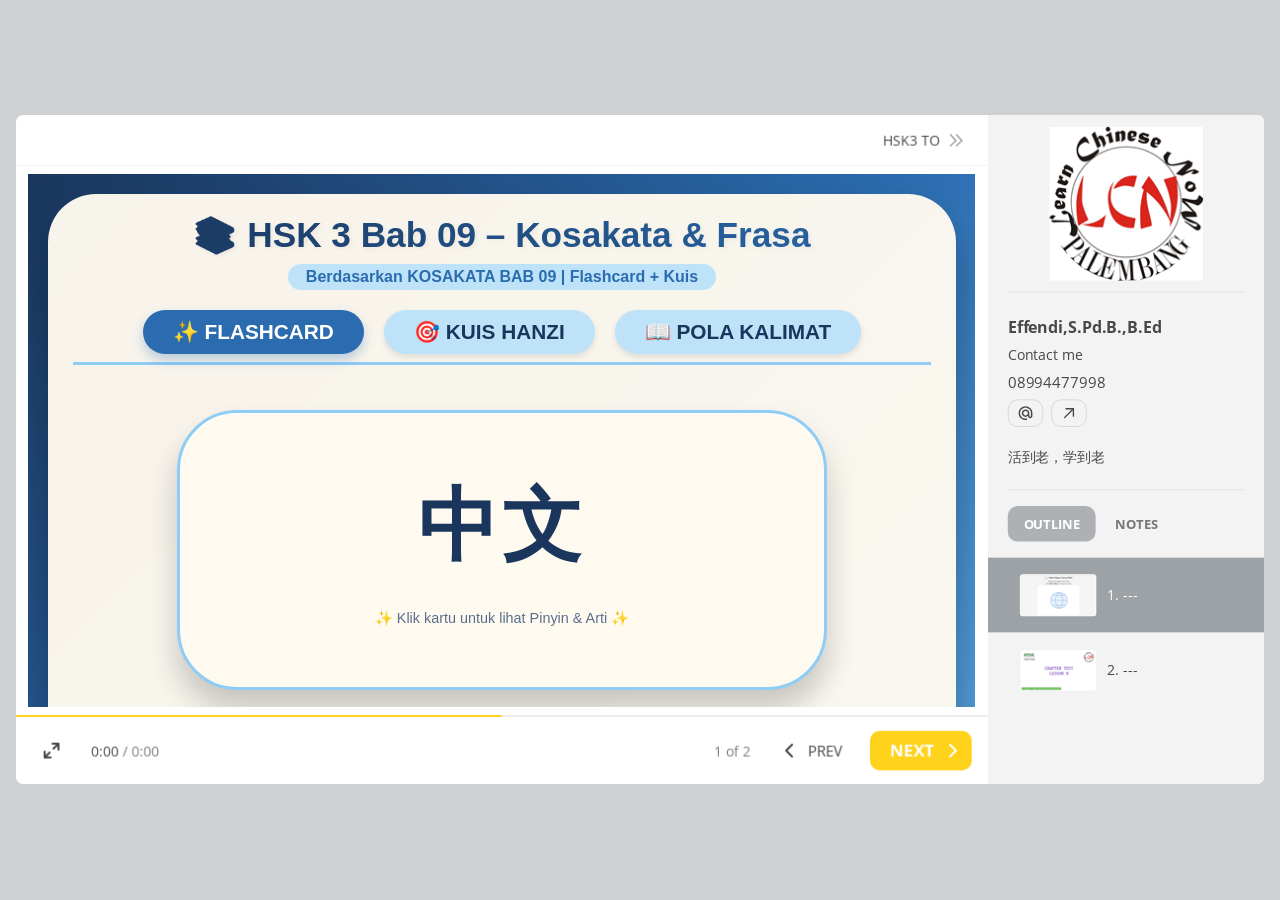
<file: index.html>
<!DOCTYPE html>
<!-- Created with iSpring --><!-- 1256 684 --><!--version 11.7.0.5 --><!--type html --><!--mainFolder ./ -->
<html style=background-color:#ced1d3;>
<head>
    <meta http-equiv="Content-Type" content="text/html;charset=utf-8"/><meta name="viewport" content="width=device-width,initial-scale=1,minimum-scale=1,maximum-scale=1,user-scalable=no"/><meta name="format-detection" content="telephone=no"/><meta name="apple-mobile-web-app-capable" content="yes"/><meta name="apple-mobile-web-app-status-bar-style" content="black"/><meta http-equiv="X-UA-Compatible" content="IE=edge"/><meta name="msapplication-tap-highlight" content="no"/><title>CHAPTER TEST 9</title><link rel="apple-touch-icon-precomposed" href="data/apple-touch-icon.png"/><link rel="shortcut icon" type="image/ico" href="data/favicon.ico"/><style>body {background-color:#ced1d3;}#spr0_21a23a {display:none;}</style>
    
    
    <style>
		#playerView {
			position:absolute;
			-webkit-tap-highlight-color:rgba(0,0,0,0);
			-webkit-user-select:none;
			-moz-user-select:none;
			-webkit-touch-callout:none;
			-webkit-user-drag:none;
		}
		#playerView * {
			position:absolute;
		}
		#preloader {
			width: 50px;
			height: 50px;
			position: absolute;
			top: 0;
			left: 0;
			bottom: 0;
			right: 0;
			margin: auto;
			border-radius: 10px;
			background-color: rgba(0, 0, 0, 0.5);
		}

		#preloader::after {
			content: '';
			position: absolute;
			background: url([data-uri]);
			background-size: cover;
			top: 0;
			left: 0;
			bottom: 0;
			right: 0;
			animation: preloader_spin 1s infinite linear;
			-webkit-animation: preloader_spin 1s infinite linear;
		}

		@keyframes preloader_spin { 0% {transform: rotate(0deg);} 100% {transform: rotate(360deg);} }
		@-webkit-keyframes preloader_spin { 0% {-webkit-transform: rotate(0deg);} 100% {-webkit-transform: rotate(360deg);}}
    </style>
</head>
<body>
	<div id="preloader"></div>
	<script src="data/browsersupport.js?989DE078"></script>
	<script src="data/player.js?989DE078"></script>
    <div id="content"></div>
    <div id="spr0_21a23a"></div>
    <script>
		document.addEventListener("DOMContentLoaded", () => (function(startup){
			function start(savedPresentationState)
			{
				var presInfo = "eNq1Wktv28gd/yoEi9xsRZL1dA8tSVExYVrUipSdNAkIihxZs6Y4CjmU1xsI2L310M+xtwI99NZ+mgJb9Nav0P/MkBKpp+1Nk9gSZ37zf7+GyFcZy5fyV6Vfr3eqav9cUy7U80atqZx3lX7nvKd0m816vdloqa2VfCZTAGtXytDRR5Kj247UhUWfrV7Z1xeSY8Hjo3zZbVXP5Jl82WzApw+7PomRvYjder0KxFuAWizly3q11jqTUyYBTpIUU+TWapV2peo2f88g8uXHr3IEu/p0iqIAn9mVYVBRK2dqRQ8A8D2ThkTU86k0R7AwgYV///0fv/75b//56ef//vMvv/71F/FdiCXPKF1cfnr76e0E00r49Olt6EcLL0TziRfdAwYBprj0x/u5h8OKT+ZCHLna6XYbjXa72+3Iq89nsiZffpVD9ospEXjUA5rknlQWnB7wBG25KeBztREiOSYFM6c7Cb3oQV5xmbgRvsoP7Bc80jhFZ7K3ts5iAYcS/giQizo3+dQLE8SX+bfV59WZQEdJCd04jl6U0RcnaNMiunYCvTiOZmpuwNOyIC0OFpbYpRyWwc3j4GUR3Dkuc7JPjMNotEeOw+hpCd09gZ6U0O3j6GVaQp/QchkU0VkSH0TTktzt6n5rA1yelyKYxXkir1Y8tb6ygBbr4XYUnMkxCy6WDR5DTnOqq5wvIwVCGKyWNS+qnV690z6v9pT+eeOi0TjvNBqtc73Zb1S7nYba0RorIXGWsUmIA1SrfM9862+v+tzlTjnH6Ww+qW2SvN3hOd64AIGCtfSgR/Vso9aCPyIuL/teqVZrfLtRaTe67UazVu80mu16u47OazVWXXBmlo+fM9MJZYPscFX8aWSnRUkQhsb8G+jISSQzb4GSbMkW9G7Fx1P28SA+p+LjkXBGzBaPxK26VVAzXSv/SGqf3vJ6f23ZyrXiKJKqqFL1QuqPTbMyo/OQVTHC9d3uBtO1eYI8x88KnGpbnOqf3paZdF/JhEdrwuLkC5z7omb+XIdXhufxLHMKX0VY0jz0poUnFnlf6Nqzi7XEX1L84yL0nlAswqkYmK0LRVOUVvO8323XzhtqXz3vdBrt836rXVXVdrvX7vbLgcmoZXG5JwDrzwvAl8bdKosDkdzDfiRzSrK1QJFke7x/gIs+ZpJMI1qtPJLpVIZzCtTxSrXF1Go1W3UoeD3Gsd6td1uddpOz3QIEZcA9POaFBXhPTjKvfWPmfIrI4zKTAp+Uov7NpcA7UkxOi3Hx/zLGjjzArJGJY6N7gqSxsSNNY0uadrdWrRWFaVa7OXNvGxFsI4qRAcSbW9wlG83xhITBjhjNby7GJkaAKB/LJiQOUDzyApxC+tZYDyQhiRNewRNoJKrnP9zHJI0CtsQ3Qfjf9S/YXxCZLDwfUyjHkJv0acEmUdsyjR5veoyADgMiiuiGjuJTvEQlat2eUldar6J2RZYoLhHTa3pdr7+AmIN+oCUK0Jk6DeWFFPao1ed/[base64]/[base64]/civruR8yakRYZu3SGb6fhfBDbzF6RIEOvDFaazBPQ4pDtGRYsRJxFbdgCfJif7bmQWcAijwcJhv/gRXWPJmuCjXRlJZMyNpb0RwDQlGy16ubpaEIKBQb0ZTs3bgFzuSgMSmm4UawCfdRIm6b2UMuqCDtkzROkMNO3RZJFTU4wApSMMEsAuRapcYS1WAsh6qraJpu24Zq6q4yMhTXVFTddFVFu3Ydy1X1d8YADr0jEoV/MyRN0D2OIhzdS2TKF/[base64]/esJh941gOSJdv2W926N0CuX3u4sl8xF13Ckh9o4yuhSLaSIeFnntnOFfspTxoTlEgPWI6k7ANcw7kEFp6YSoiOs9QQdVxFO3qBuzg9ixtzL/[base64]/aAWFIzZ7GPPdsjfWgqHwAwQuyisw8iEoXniD4C5Jssc3aSg6/nmVGmcWuZEI75InM3nxsy6Hg04qHK6Ro2lAIHoDdDU4dMAPAHkkozb4lYN1lCz+cdBAIZx1kjYRts8MNRmtHsWTcKZBNUBWdkaMybLL9JHD+d8dNeSmckBqqJFIhSE3DSLL3YfnHqk+AfnWFAkrmHo0rGYaTcQaOAQLVMG4pYL1/hFTCQerHHqO0FjxSbm1KPvQTFByGuYpo5SlLCcB/wynh3ZcKP8M1VPhrtpzrkUTfMoy0rmIpt31mjHpeb1UtPWnhJ8gj3gpLBiyYR542BZoHrNKdIw2HQ/DwYDUc+mB35ND8DPBXukczhIF/PunMdEezM13OYBsGf80WIKOK8MRPM80UTR1MCjg8R9HXuLWDCoyBzzA1UVlaqVOs9RBLLH2t3w7pmaXO9u/FBZ2nPfvOtQnuEwMzDaR2VvseiI3ySPD4rMBvxpgkrSz6cCsmSyj5qtg7tZOAYinkoxsVh0J4/3eMltEJ+Xcvosdzl1RJ6ji5qXFa7WLQvEAoyHDhJ77E4+G5s/MntK1Dwe/[base64]/6M6inU/5Gr4gXU0puvkxQW7wiKOK2iYplKVu+3IOFeGKJwrsK1PFoM0/[base64]/AGRWv6E=";
				PresentationPlayer.start(presInfo, "content", "playerView", onPlayerInit, savedPresentationState);
				function onPlayerInit(player)
				{
					(function(player){
	(function(player)
{
	function findConnector(win)
	{
		var retries = 0;
		while (!win.ispringPresentationConnector && win.parent && win.parent != win)
		{
			++retries;
			if (retries > 7)
			{
				return null;
			}

			win = win.parent;
		}
		return win.ispringPresentationConnector;
	}

	function getConnector()
	{
		var api = findConnector(window);
		if (!api && window.opener && (typeof(window.opener) != "undefined"))
		{
			api = findConnector(window.opener);
		}
		return api;
	}

	try
	{
		var connector = getConnector();
		if (connector)
		{
			connector.register(player);
		}
	}
	catch (e) {}
})(player);

})(player);

					var preloader = document.getElementById("preloader");
					preloader.parentNode.removeChild(preloader);
				}
			}

			if (startup)
				startup(start);
			else
				start();
		})());
    </script>
</body>
</html>
</file>
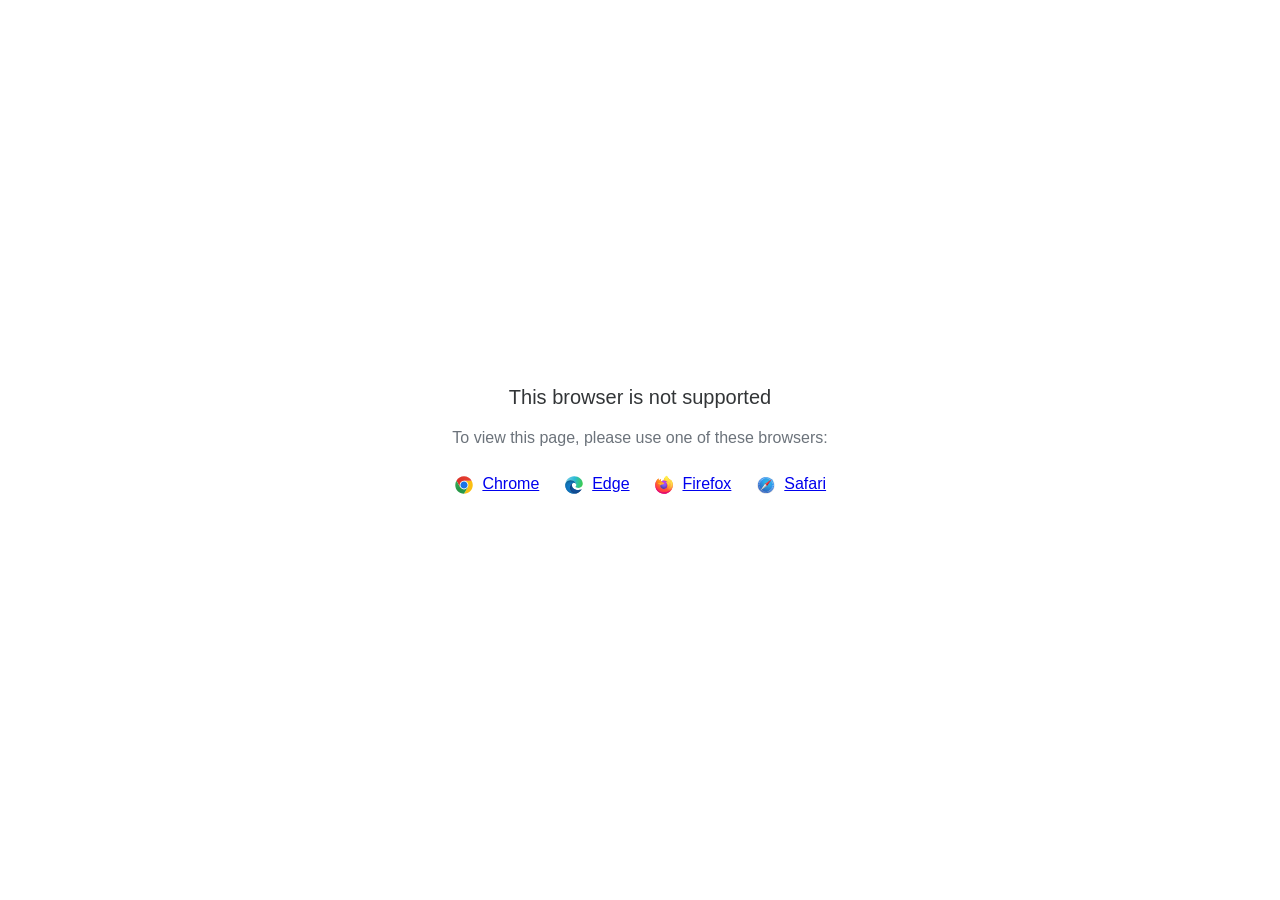
<file: data/html5-unsupported.html>
<html>
<head>
    <meta http-equiv="Content-Type" content="text/html;charset=utf-8"/>
    <meta name="viewport" content="width=device-width,initial-scale=1,maximum-scale=1">
    <meta name="format-detection" content="telephone=no">
    <meta name="apple-mobile-web-app-capable" content="yes">
    <meta name="apple-mobile-web-app-status-bar-style" content="black">
    <meta http-equiv="X-UA-Compatible" content="IE=edge">
    <meta name="msapplication-tap-highlight" content="no" />
    <title>Page Not Available</title>
    <style>
        body {
            background: #fff;
        }

        .banner {
            position: absolute;
            top: 50%;
            left: 50%;
            margin-left: -235px;
            margin-top: -67px;
            width: 470px;
            text-align: center;
            font-family: Roboto, Arial, Helvetica, sans-serif;
        }

        .title {
            margin-bottom: 16px;
            font-size: 20px;
            font-weight: 500;
            color: #323537;
            line-height: 28px;
        }

        .text {
            margin-bottom: 26px;
            font-size: 16px;
            color: #6C737B;
            line-height: 22px;
        }

        .browsers svg, .browsers a {
            display: inline-block;
            vertical-align: top;
        }

        .browsers a {
            font-size: 16px;
            margin-right: 20px;
            margin-left: 4px;
        }

        .browsers :last-child {
            margin-right: 0;
        }
    </style>
</head>
<body>
    <div class="banner">
        <div class="title">This browser is not supported</div>
        <div class="text">To view this page, please use one of these browsers:</div>
        <div class="browsers">
            <svg width="20" height="20" viewBox="0 0 20 20" fill="none" xmlns="http://www.w3.org/2000/svg">
                <path d="M10.0001 10.0001L13.789 12.1875L10.0001 18.7501C14.8326 18.7501 18.7501 14.8326 18.7501 10.0001C18.7501 8.40581 18.3216 6.91244 17.5766 5.625H10L10.0001 10.0001Z" fill="#FBBF12"/>
                <path d="M9.99999 1.25C6.76136 1.25 3.93585 3.01077 2.42285 5.6261L6.21103 12.1876L9.99999 10.0001V5.62507H17.5766C16.0634 3.01039 13.2382 1.25 9.99999 1.25Z" fill="url(#paint0_linear_579_2699)"/>
                <path d="M1.25005 10C1.25005 14.8325 5.16742 18.75 10 18.75L13.789 12.1875L10 10L6.21109 12.1875L2.42291 5.62598C1.67833 6.91306 1.25 8.40588 1.25 9.99988" fill="url(#paint1_linear_579_2699)"/>
                <path d="M14.3751 10.0001C14.3751 12.4163 12.4163 14.3751 10.0001 14.3751C7.58381 14.3751 5.625 12.4163 5.625 10.0001C5.625 7.58381 7.58381 5.625 10.0001 5.625C12.4163 5.625 14.3751 7.58381 14.3751 10.0001Z" fill="white"/>
                <path d="M13.5548 10.0001C13.5548 11.9633 11.9633 13.5548 10.0001 13.5548C8.03686 13.5548 6.44531 11.9633 6.44531 10.0001C6.44531 8.03686 8.03686 6.44531 10.0001 6.44531C11.9633 6.44531 13.5548 8.03686 13.5548 10.0001Z" fill="#1A73E8"/>
                <defs>
                    <linearGradient id="paint0_linear_579_2699" x1="5.04786" y1="6.71874" x2="12.965" y2="6.71874" gradientUnits="userSpaceOnUse">
                        <stop stop-color="#DB3328"/>
                        <stop offset="1" stop-color="#E53D30"/>
                    </linearGradient>
                    <linearGradient id="paint1_linear_579_2699" x1="4.58454" y1="7.18406" x2="7.82938" y2="12.8043" gradientUnits="userSpaceOnUse">
                        <stop stop-color="#32A651"/>
                        <stop offset="1" stop-color="#279847"/>
                    </linearGradient>
                </defs>
            </svg>
            <a href="https://www.google.com/chrome">Chrome</a>
            <svg width="20" height="20" viewBox="0 0 20 20" fill="none" xmlns="http://www.w3.org/2000/svg">
                <path d="M12.2449 9.92045C12.2449 8.25 10.5088 5.36648 6.59777 5.36648C2.68671 5.36648 1.25 8.62784 1.25 10.0199C1.25 5.0483 5.30074 1.25 10.1097 1.25C14.9188 1.25 18.75 4.84943 18.75 8.50852C18.75 11.7699 16.2956 12.9034 14.3002 12.9034C12.9832 12.9034 11.4866 12.4659 11.4866 11.7699C11.4866 11.233 12.2449 11.233 12.2449 9.92045Z" fill="url(#paint0_linear_579_2709)"/>
                <path d="M6.59777 5.36646C10.5088 5.36646 12.2449 8.24998 12.2449 9.92043C12.2449 9.93342 12.2448 9.94627 12.2446 9.95901C12.2249 8.84657 11.4738 7.79259 9.99002 7.79259C8.11431 7.79259 5.5801 10.338 5.91933 13.5C6.19087 16.031 8.33381 19.4261 12.9832 18.2329C12.9832 18.2329 12.1052 18.75 9.6508 18.75C5.30074 18.75 1.25 14.7727 1.25 10.2187C1.25 10.0981 1.25184 9.97975 1.25555 9.8637C1.35584 8.39889 2.82648 5.36646 6.59777 5.36646Z" fill="url(#paint1_linear_579_2709)"/>
                <path d="M6.59777 5.36646C10.5088 5.36646 12.2449 8.24998 12.2449 9.92043C12.2449 9.93342 12.2448 9.94627 12.2446 9.95901C12.2249 8.84657 11.4738 7.79259 9.99002 7.79259C8.11431 7.79259 5.5801 10.338 5.91933 13.5C6.19087 16.031 8.33381 19.4261 12.9832 18.2329C12.9832 18.2329 12.1052 18.75 9.6508 18.75C5.30074 18.75 1.25 14.7727 1.25 10.2187C1.25 10.0981 1.25184 9.97975 1.25555 9.8637C1.35584 8.39889 2.82648 5.36646 6.59777 5.36646Z" fill="url(#paint2_radial_579_2709)"/>
                <path d="M12.4415 18.4371C14.9324 17.7576 16.712 15.6377 17.0338 15.2101C17.393 14.7328 17.4928 14.4345 17.393 14.3351C17.2932 14.2357 17.1536 14.2555 16.7944 14.4345C16.4352 14.6135 14.32 15.4885 11.9056 14.7527C9.49107 14.0169 7.83486 12.1078 7.83486 9.99987C7.83486 8.36919 9.23166 7.79248 9.98993 7.79248C8.11422 7.79248 5.58001 10.3379 5.91923 13.4999C6.19077 16.0309 8.33371 19.426 12.9831 18.2328C12.9831 18.2328 12.821 18.3283 12.4415 18.4371Z" fill="#0E458A"/>
                <path d="M12.4415 18.4371C14.9324 17.7576 16.712 15.6377 17.0338 15.2101C17.393 14.7328 17.4928 14.4345 17.393 14.3351C17.2932 14.2357 17.1536 14.2555 16.7944 14.4345C16.4352 14.6135 14.32 15.4885 11.9056 14.7527C9.49107 14.0169 7.83486 12.1078 7.83486 9.99987C7.83486 8.36919 9.23166 7.79248 9.98993 7.79248C8.11422 7.79248 5.58001 10.3379 5.91923 13.4999C6.19077 16.0309 8.33371 19.426 12.9831 18.2328C12.9831 18.2328 12.821 18.3283 12.4415 18.4371Z" fill="url(#paint3_radial_579_2709)"/>
                <defs>
                    <linearGradient id="paint0_linear_579_2709" x1="17.7323" y1="11.5909" x2="0.61762" y2="7.54779" gradientUnits="userSpaceOnUse">
                        <stop stop-color="#3BCC50"/>
                        <stop offset="0.489583" stop-color="#2ABAD6"/>
                        <stop offset="1" stop-color="#7DCFE7"/>
                    </linearGradient>
                    <linearGradient id="paint1_linear_579_2709" x1="7.11659" y1="5.36646" x2="7.11659" y2="18.75" gradientUnits="userSpaceOnUse">
                        <stop stop-color="#035989"/>
                        <stop offset="0.265625" stop-color="#1175B6"/>
                        <stop offset="1" stop-color="#0470CF"/>
                    </linearGradient>
                    <radialGradient id="paint2_radial_579_2709" cx="0" cy="0" r="1" gradientUnits="userSpaceOnUse" gradientTransform="translate(6.83723 11.8693) rotate(59.2143) scale(5.92595 5.93561)">
                        <stop stop-color="#1284D8"/>
                        <stop offset="0.813899" stop-color="#1170B2" stop-opacity="0.767762"/>
                        <stop offset="1" stop-color="#0E649B" stop-opacity="0.65"/>
                    </radialGradient>
                    <radialGradient id="paint3_radial_579_2709" cx="0" cy="0" r="1" gradientUnits="userSpaceOnUse" gradientTransform="translate(11.6661 13.4999) rotate(77.9982) scale(4.79806 5.18015)">
                        <stop stop-color="#104890"/>
                        <stop offset="0.69943" stop-color="#12529E" stop-opacity="0.70624"/>
                        <stop offset="1" stop-color="#0E4584" stop-opacity="0.58"/>
                    </radialGradient>
                </defs>
            </svg>
            <a href="https://www.microsoft.com/edge">Edge</a>
            <svg width="20" height="20" viewBox="0 0 20 20" fill="none" xmlns="http://www.w3.org/2000/svg">
                <path d="M18.1191 6.70405C17.7385 5.78587 16.967 4.79462 16.3615 4.4815C16.8544 5.4501 17.1395 6.42162 17.2485 7.14652C17.2485 7.14652 17.2485 7.15163 17.2503 7.16113C16.2598 4.6861 14.5798 3.68791 13.2079 1.51504C13.1383 1.40543 13.069 1.29582 13.0012 1.17854C12.963 1.1124 12.932 1.05248 12.905 0.995851C12.8481 0.885984 12.8042 0.76987 12.7741 0.649844C12.7743 0.644144 12.7725 0.638558 12.7688 0.63417C12.7652 0.629782 12.7601 0.626904 12.7544 0.626094C12.749 0.624635 12.7434 0.624635 12.738 0.626094C12.7366 0.626756 12.7352 0.627617 12.734 0.628652C12.7318 0.628652 12.7296 0.63121 12.7274 0.63194L12.7311 0.627191C10.5302 1.91914 9.78353 4.30904 9.71499 5.5049C8.83549 5.56518 7.99455 5.88974 7.30189 6.43623C7.22949 6.37488 7.15379 6.31755 7.07512 6.26451C6.87551 5.56419 6.86708 4.82302 7.0507 4.11832C6.15057 4.52936 5.45059 5.17789 4.94165 5.75189H4.93764C4.5902 5.31089 4.61463 3.85634 4.63432 3.55272C4.63031 3.53372 4.37547 3.68535 4.34266 3.70837C4.03608 3.92756 3.7495 4.17357 3.48628 4.4435C3.18675 4.74784 2.9131 5.07672 2.66818 5.42671C2.1047 6.22702 1.70509 7.13132 1.49244 8.08735C1.48843 8.10635 1.48478 8.12608 1.48077 8.14544C1.46437 8.22254 1.40494 8.60946 1.39437 8.6935V8.71286C1.3169 9.11266 1.26865 9.5176 1.25 9.92444V9.96938C1.25 14.8186 5.17279 18.75 10.0114 18.75C14.345 18.75 17.943 15.5968 18.6477 11.455C18.6623 11.3428 18.6743 11.2295 18.6875 11.1163C18.8617 9.61022 18.6681 8.02743 18.1191 6.70405ZM8.02046 13.5774C8.06129 13.5968 8.09994 13.6183 8.14186 13.6373L8.14769 13.641C8.10577 13.6205 8.06311 13.5993 8.02082 13.5774H8.02046ZM17.251 7.16515V7.15675V7.16625V7.16515Z" fill="url(#paint0_linear_579_2717)"/>
                <path d="M18.119 6.704C17.7384 5.78582 16.9669 4.79457 16.3614 4.48145C16.8543 5.45005 17.1394 6.42157 17.2484 7.14647V7.16437C18.0752 9.41067 17.6246 11.695 16.9757 13.0907C15.9716 15.25 13.541 17.4635 9.73602 17.3557C5.62839 17.2388 2.0071 14.1802 1.33082 10.1776C1.20759 9.54586 1.33082 9.22543 1.39279 8.71281C1.31733 9.10778 1.28853 9.22214 1.25098 9.92439V9.96933C1.25098 14.8185 5.17377 18.7499 10.0124 18.7499C14.346 18.7499 17.944 15.5968 18.6487 11.4549C18.6633 11.3428 18.6753 11.2295 18.6884 11.1162C18.8616 9.61017 18.668 8.02738 18.119 6.704Z" fill="url(#paint1_radial_579_2717)"/>
                <path d="M18.119 6.704C17.7384 5.78582 16.9669 4.79457 16.3614 4.48145C16.8543 5.45005 17.1394 6.42157 17.2484 7.14647V7.16437C18.0752 9.41067 17.6246 11.695 16.9757 13.0907C15.9716 15.25 13.541 17.4635 9.73602 17.3557C5.62839 17.2388 2.0071 14.1802 1.33082 10.1776C1.20759 9.54586 1.33082 9.22543 1.39279 8.71281C1.31733 9.10778 1.28853 9.22214 1.25098 9.92439V9.96933C1.25098 14.8185 5.17377 18.7499 10.0124 18.7499C14.346 18.7499 17.944 15.5968 18.6487 11.4549C18.6633 11.3428 18.6753 11.2295 18.6884 11.1162C18.8616 9.61017 18.668 8.02738 18.119 6.704Z" fill="url(#paint2_radial_579_2717)"/>
                <path d="M13.8612 7.73587C13.8806 7.74939 13.8977 7.7629 13.9159 7.77642C13.696 7.38513 13.4221 7.02694 13.1022 6.71246C10.3788 3.98314 12.3884 0.794172 12.7271 0.631947L12.7307 0.627197C10.5298 1.91915 9.78314 4.30905 9.7146 5.50491C9.81668 5.49797 9.9184 5.4892 10.0223 5.4892C11.6647 5.4892 13.0953 6.39459 13.8612 7.73587Z" fill="url(#paint3_radial_579_2717)"/>
                <path d="M10.028 8.28118C10.0138 8.5004 9.24382 9.25307 8.97441 9.25307C6.48292 9.25307 6.07861 10.7635 6.07861 10.7635C6.18798 12.0357 7.07244 13.0833 8.14245 13.6375C8.19131 13.6627 8.24052 13.6854 8.28828 13.708C8.37396 13.7446 8.46 13.7811 8.54567 13.8136C8.91262 13.9433 9.29689 14.0172 9.68568 14.0329C14.0525 14.2382 14.8991 8.80001 11.7473 7.22087C12.5541 7.08021 13.3919 7.40575 13.8597 7.73495C13.0941 6.39367 11.6631 5.48828 10.0207 5.48828C9.91682 5.48828 9.81511 5.49705 9.71303 5.50399C8.83417 5.56502 7.99404 5.88994 7.30212 6.43642C7.43591 6.55005 7.58685 6.70131 7.90439 7.0148C8.5001 7.60378 10.0247 8.20993 10.028 8.28118Z" fill="url(#paint4_radial_579_2717)"/>
                <path d="M10.028 8.28118C10.0138 8.5004 9.24382 9.25307 8.97441 9.25307C6.48292 9.25307 6.07861 10.7635 6.07861 10.7635C6.18798 12.0357 7.07244 13.0833 8.14245 13.6375C8.19131 13.6627 8.24052 13.6854 8.28828 13.708C8.37396 13.7446 8.46 13.7811 8.54567 13.8136C8.91262 13.9433 9.29689 14.0172 9.68568 14.0329C14.0525 14.2382 14.8991 8.80001 11.7473 7.22087C12.5541 7.08021 13.3919 7.40575 13.8597 7.73495C13.0941 6.39367 11.6631 5.48828 10.0207 5.48828C9.91682 5.48828 9.81511 5.49705 9.71303 5.50399C8.83417 5.56502 7.99404 5.88994 7.30212 6.43642C7.43591 6.55005 7.58685 6.70131 7.90439 7.0148C8.5001 7.60378 10.0247 8.20993 10.028 8.28118Z" fill="url(#paint5_radial_579_2717)"/>
                <path d="M6.89479 6.14439C6.96588 6.19043 7.02421 6.22916 7.07708 6.2646C6.87746 5.56428 6.86903 4.82311 7.05265 4.11841C6.15252 4.52945 5.45255 5.17799 4.9436 5.75198C4.9848 5.75089 6.2557 5.72787 6.89479 6.14439Z" fill="url(#paint6_radial_579_2717)"/>
                <path d="M1.33119 10.1776C2.00747 14.1802 5.62876 17.2388 9.7393 17.3557C13.5443 17.4635 15.9735 15.25 16.979 13.0907C17.6279 11.6946 18.0785 9.41068 17.2517 7.16437V7.14756C17.2517 7.14976 17.2517 7.15268 17.2535 7.16218C17.5641 9.1962 16.532 11.1667 14.9184 12.4992C14.9167 12.5029 14.9152 12.5067 14.9137 12.5105C11.7692 15.0765 8.76042 14.0586 8.15123 13.6431C8.10893 13.6227 8.06628 13.6015 8.02399 13.5796C6.19056 12.7027 5.43334 11.0274 5.59558 9.5919C4.04797 9.5919 3.52007 8.28314 3.52007 8.28314C3.52007 8.28314 4.90982 7.29006 6.74143 8.1538C8.43778 8.95396 10.031 8.2835 10.031 8.28314C10.0277 8.21189 8.50304 7.60391 7.90842 7.01676C7.59088 6.70327 7.43995 6.55201 7.30615 6.43838C7.23375 6.37702 7.15805 6.3197 7.07939 6.26665C7.02725 6.23012 6.97001 6.19358 6.8971 6.14645C6.25801 5.72992 4.98711 5.75294 4.94518 5.75404H4.94117C4.59374 5.31303 4.61816 3.85849 4.63785 3.55487C4.63384 3.53587 4.379 3.68749 4.34619 3.71051C4.03961 3.92971 3.75303 4.17571 3.48981 4.44564C3.19028 4.74999 2.91663 5.07887 2.67171 5.42886C2.10823 6.22916 1.70862 7.13347 1.49597 8.08949C1.48904 8.1063 1.17734 9.47023 1.33119 10.1776Z" fill="url(#paint7_radial_579_2717)"/>
                <path d="M13.1024 6.71246C13.4222 7.02693 13.6962 7.38513 13.9161 7.77642C13.9616 7.81071 14.0055 7.8473 14.0473 7.88603C16.0335 9.71873 14.9945 12.3132 14.9154 12.4996C16.529 11.1671 17.5611 9.19662 17.2505 7.16259C16.2599 4.6861 14.58 3.68791 13.2081 1.51504C13.1385 1.40543 13.0692 1.29582 13.0014 1.17854C12.9631 1.1124 12.9321 1.05248 12.9051 0.995851C12.8483 0.885984 12.8044 0.76987 12.7742 0.649844C12.7745 0.644144 12.7726 0.638559 12.769 0.63417C12.7653 0.629782 12.7602 0.626904 12.7546 0.626094C12.7492 0.624635 12.7435 0.624635 12.7382 0.626094C12.7367 0.626756 12.7354 0.627617 12.7341 0.628652C12.732 0.628652 12.7298 0.63121 12.7276 0.63194C12.3885 0.794165 10.379 3.98313 13.1024 6.71246Z" fill="url(#paint8_radial_579_2717)"/>
                <path d="M14.0464 7.88413C14.0046 7.8454 13.9608 7.80882 13.9152 7.77452C13.8973 7.761 13.8787 7.74748 13.8605 7.73396C13.3928 7.40513 12.555 7.07922 11.7482 7.21989C14.8995 8.79902 14.0534 14.2372 9.68654 14.0319C9.29775 14.0163 8.91348 13.9424 8.54653 13.8126C8.46085 13.7805 8.37481 13.7451 8.28914 13.7071C8.23956 13.6844 8.19034 13.6618 8.14331 13.6365L8.14914 13.6402C8.75834 14.0567 11.7671 15.0746 14.9116 12.5075C14.9116 12.5075 14.9134 12.5028 14.9163 12.4962C14.9943 12.3132 16.0334 9.71866 14.0464 7.88413Z" fill="url(#paint9_radial_579_2717)"/>
                <path d="M6.07833 10.7635C6.07833 10.7635 6.48264 9.25306 8.97412 9.25306C9.24354 9.25306 10.0135 8.49966 10.0277 8.28117C10.0419 8.06268 8.43455 8.95199 6.7382 8.15183C4.90659 7.28809 3.51685 8.28117 3.51685 8.28117C3.51685 8.28117 4.04475 9.58993 5.59235 9.58993C5.43012 11.0255 6.18733 12.6992 8.02076 13.5776C8.06159 13.597 8.10024 13.6185 8.14217 13.6375C7.07215 13.0843 6.18879 12.0357 6.07833 10.7635Z" fill="url(#paint10_radial_579_2717)"/>
                <path d="M18.1191 6.70405C17.7385 5.78587 16.967 4.79462 16.3615 4.4815C16.8544 5.4501 17.1395 6.42162 17.2485 7.14652C17.2485 7.14652 17.2485 7.15163 17.2503 7.16113C16.2598 4.6861 14.5798 3.68791 13.2079 1.51504C13.1383 1.40543 13.069 1.29582 13.0012 1.17854C12.963 1.1124 12.932 1.05248 12.905 0.995851C12.8481 0.885984 12.8042 0.76987 12.7741 0.649844C12.7743 0.644144 12.7725 0.638558 12.7688 0.63417C12.7652 0.629782 12.7601 0.626904 12.7544 0.626094C12.749 0.624635 12.7434 0.624635 12.738 0.626094C12.7366 0.626756 12.7352 0.627617 12.734 0.628652C12.7318 0.628652 12.7296 0.63121 12.7274 0.63194L12.7311 0.627191C10.5302 1.91914 9.78353 4.30904 9.71499 5.5049C9.81707 5.49796 9.91878 5.48919 10.0227 5.48919C11.6651 5.48919 13.0957 6.39458 13.8616 7.73586C13.3939 7.40703 12.5561 7.08111 11.7493 7.22178C14.9007 8.80092 14.0545 14.2391 9.68764 14.0338C9.29885 14.0182 8.91458 13.9443 8.54763 13.8145C8.46196 13.7824 8.37592 13.747 8.29024 13.709C8.24066 13.6863 8.19144 13.6636 8.14441 13.6384L8.15025 13.6421C8.10796 13.6216 8.0653 13.6004 8.02301 13.5785C8.06384 13.5979 8.10249 13.6194 8.14441 13.6384C7.07221 13.0842 6.18885 12.0356 6.07839 10.7633C6.07839 10.7633 6.4827 9.25288 8.97418 9.25288C9.2436 9.25288 10.0136 8.49949 10.0278 8.28099C10.0245 8.20975 8.49987 7.60177 7.90525 7.01462C7.58771 6.70113 7.43678 6.54986 7.30298 6.43623C7.23058 6.37488 7.15488 6.31755 7.07622 6.26451C6.87661 5.56419 6.86817 4.82302 7.05179 4.11832C6.15166 4.52936 5.45169 5.17789 4.94275 5.75189H4.93874C4.5913 5.31089 4.61572 3.85634 4.63541 3.55272C4.6314 3.53372 4.37657 3.68535 4.34375 3.70837C4.03717 3.92756 3.75059 4.17357 3.48738 4.4435C3.18785 4.74784 2.9142 5.07672 2.66928 5.42671C2.1058 6.22702 1.70618 7.13132 1.49353 8.08735C1.48952 8.10635 1.48588 8.12608 1.48187 8.14544C1.46546 8.22254 1.39109 8.61494 1.38088 8.69898C1.38088 8.70556 1.38088 8.69277 1.38088 8.69898C1.31262 9.10444 1.26891 9.51368 1.25 9.92444V9.96938C1.25 14.8186 5.17279 18.75 10.0114 18.75C14.345 18.75 17.943 15.5968 18.6477 11.455C18.6623 11.3428 18.6743 11.2295 18.6875 11.1163C18.8617 9.61022 18.6681 8.02743 18.1191 6.70405ZM17.25 7.15492V7.16442V7.15492Z" fill="url(#paint11_linear_579_2717)"/>
                <defs>
                    <linearGradient id="paint0_linear_579_2717" x1="16.9594" y1="3.43288" x2="2.3837" y2="17.4648" gradientUnits="userSpaceOnUse">
                        <stop offset="0.05" stop-color="#FFF44F"/>
                        <stop offset="0.11" stop-color="#FFE847"/>
                        <stop offset="0.22" stop-color="#FFC830"/>
                        <stop offset="0.37" stop-color="#FF980E"/>
                        <stop offset="0.4" stop-color="#FF8B16"/>
                        <stop offset="0.46" stop-color="#FF672A"/>
                        <stop offset="0.53" stop-color="#FF3647"/>
                        <stop offset="0.7" stop-color="#E31587"/>
                    </linearGradient>
                    <radialGradient id="paint1_radial_579_2717" cx="0" cy="0" r="1" gradientUnits="userSpaceOnUse" gradientTransform="translate(16.287 2.63668) scale(18.2654 18.3055)">
                        <stop offset="0.13" stop-color="#FFBD4F"/>
                        <stop offset="0.19" stop-color="#FFAC31"/>
                        <stop offset="0.25" stop-color="#FF9D17"/>
                        <stop offset="0.28" stop-color="#FF980E"/>
                        <stop offset="0.4" stop-color="#FF563B"/>
                        <stop offset="0.47" stop-color="#FF3750"/>
                        <stop offset="0.71" stop-color="#F5156C"/>
                        <stop offset="0.78" stop-color="#EB0878"/>
                        <stop offset="0.86" stop-color="#E50080"/>
                    </radialGradient>
                    <radialGradient id="paint2_radial_579_2717" cx="0" cy="0" r="1" gradientUnits="userSpaceOnUse" gradientTransform="translate(9.61279 10.1202) scale(18.2654 18.3055)">
                        <stop offset="0.3" stop-color="#960E18"/>
                        <stop offset="0.35" stop-color="#B11927" stop-opacity="0.74"/>
                        <stop offset="0.43" stop-color="#DB293D" stop-opacity="0.34"/>
                        <stop offset="0.5" stop-color="#F5334B" stop-opacity="0.09"/>
                        <stop offset="0.53" stop-color="#FF3750" stop-opacity="0"/>
                    </radialGradient>
                    <radialGradient id="paint3_radial_579_2717" cx="0" cy="0" r="1" gradientUnits="userSpaceOnUse" gradientTransform="translate(11.8153 -1.51753) scale(13.2325 13.2615)">
                        <stop offset="0.13" stop-color="#FFF44F"/>
                        <stop offset="0.25" stop-color="#FFDC3E"/>
                        <stop offset="0.51" stop-color="#FF9D12"/>
                        <stop offset="0.53" stop-color="#FF980E"/>
                    </radialGradient>
                    <radialGradient id="paint4_radial_579_2717" cx="0" cy="0" r="1" gradientUnits="userSpaceOnUse" gradientTransform="translate(7.59304 14.9021) scale(8.69686 8.71594)">
                        <stop offset="0.35" stop-color="#3A8EE6"/>
                        <stop offset="0.47" stop-color="#5C79F0"/>
                        <stop offset="0.67" stop-color="#9059FF"/>
                        <stop offset="1" stop-color="#C139E6"/>
                    </radialGradient>
                    <radialGradient id="paint5_radial_579_2717" cx="0" cy="0" r="1" gradientUnits="userSpaceOnUse" gradientTransform="translate(9.87545 7.94492) rotate(-13.9265) scale(4.60823 5.42407)">
                        <stop offset="0.21" stop-color="#9059FF" stop-opacity="0"/>
                        <stop offset="0.28" stop-color="#8C4FF3" stop-opacity="0.06"/>
                        <stop offset="0.75" stop-color="#7716A8" stop-opacity="0.45"/>
                        <stop offset="0.97" stop-color="#6E008B" stop-opacity="0.6"/>
                    </radialGradient>
                    <radialGradient id="paint6_radial_579_2717" cx="0" cy="0" r="1" gradientUnits="userSpaceOnUse" gradientTransform="translate(9.38226 1.88781) scale(6.25678 6.27051)">
                        <stop stop-color="#FFE226"/>
                        <stop offset="0.12" stop-color="#FFDB27"/>
                        <stop offset="0.3" stop-color="#FFC82A"/>
                        <stop offset="0.5" stop-color="#FFA930"/>
                        <stop offset="0.73" stop-color="#FF7E37"/>
                        <stop offset="0.79" stop-color="#FF7139"/>
                    </radialGradient>
                    <radialGradient id="paint7_radial_579_2717" cx="0" cy="0" r="1" gradientUnits="userSpaceOnUse" gradientTransform="translate(14.3005 -2.08939) scale(26.6943 26.7529)">
                        <stop offset="0.11" stop-color="#FFF44F"/>
                        <stop offset="0.46" stop-color="#FF980E"/>
                        <stop offset="0.62" stop-color="#FF5634"/>
                        <stop offset="0.72" stop-color="#FF3647"/>
                        <stop offset="0.9" stop-color="#E31587"/>
                    </radialGradient>
                    <radialGradient id="paint8_radial_579_2717" cx="0" cy="0" r="1" gradientUnits="userSpaceOnUse" gradientTransform="translate(11.72 0.833589) rotate(84.2447) scale(19.4998 12.7839)">
                        <stop stop-color="#FFF44F"/>
                        <stop offset="0.06" stop-color="#FFE847"/>
                        <stop offset="0.17" stop-color="#FFC830"/>
                        <stop offset="0.3" stop-color="#FF980E"/>
                        <stop offset="0.36" stop-color="#FF8B16"/>
                        <stop offset="0.45" stop-color="#FF672A"/>
                        <stop offset="0.57" stop-color="#FF3647"/>
                        <stop offset="0.74" stop-color="#E31587"/>
                    </radialGradient>
                    <radialGradient id="paint9_radial_579_2717" cx="0" cy="0" r="1" gradientUnits="userSpaceOnUse" gradientTransform="translate(9.23484 4.20996) scale(16.6653 16.7019)">
                        <stop offset="0.14" stop-color="#FFF44F"/>
                        <stop offset="0.48" stop-color="#FF980E"/>
                        <stop offset="0.59" stop-color="#FF5634"/>
                        <stop offset="0.66" stop-color="#FF3647"/>
                        <stop offset="0.9" stop-color="#E31587"/>
                    </radialGradient>
                    <radialGradient id="paint10_radial_579_2717" cx="0" cy="0" r="1" gradientUnits="userSpaceOnUse" gradientTransform="translate(13.6341 5.18793) scale(18.2402 18.2803)">
                        <stop offset="0.09" stop-color="#FFF44F"/>
                        <stop offset="0.23" stop-color="#FFE141"/>
                        <stop offset="0.51" stop-color="#FFAF1E"/>
                        <stop offset="0.63" stop-color="#FF980E"/>
                    </radialGradient>
                    <linearGradient id="paint11_linear_579_2717" x1="16.7844" y1="3.35761" x2="4.38152" y2="15.7337" gradientUnits="userSpaceOnUse">
                        <stop offset="0.17" stop-color="#FFF44F" stop-opacity="0.8"/>
                        <stop offset="0.27" stop-color="#FFF44F" stop-opacity="0.63"/>
                        <stop offset="0.49" stop-color="#FFF44F" stop-opacity="0.22"/>
                        <stop offset="0.6" stop-color="#FFF44F" stop-opacity="0"/>
                    </linearGradient>
                </defs>
            </svg>
            <a href="https://www.mozilla.org/firefox">Firefox</a>
            <svg width="20" height="20" viewBox="0 0 20 20" fill="none" xmlns="http://www.w3.org/2000/svg">
                <path d="M10 18.75C14.8325 18.75 18.75 14.8325 18.75 10C18.75 5.16751 14.8325 1.25 10 1.25C5.16751 1.25 1.25 5.16751 1.25 10C1.25 14.8325 5.16751 18.75 10 18.75Z" fill="url(#paint0_linear_579_2734)"/>
                <path d="M10 18.0938C14.4701 18.0938 18.0938 14.4701 18.0938 10C18.0938 5.52995 14.4701 1.90625 10 1.90625C5.52995 1.90625 1.90625 5.52995 1.90625 10C1.90625 14.4701 5.52995 18.0938 10 18.0938Z" fill="url(#paint1_radial_579_2734)"/>
                <path d="M10.0137 3.87498C9.95897 3.87498 9.91113 3.83399 9.91113 3.7793V2.35057C9.91113 2.29588 9.95897 2.25488 10.0137 2.25488C10.0683 2.25488 10.1162 2.29588 10.1162 2.35057V3.7793C10.1093 3.83399 10.0683 3.87498 10.0137 3.87498Z" fill="#F3F3F3"/>
                <path d="M10.0137 3.88182C9.95214 3.88182 9.9043 3.83397 9.9043 3.77929V2.35058C9.9043 2.29589 9.95214 2.24805 10.0137 2.24805C10.0752 2.24805 10.123 2.29589 10.123 2.35058V3.77929C10.123 3.83397 10.0684 3.88182 10.0137 3.88182ZM10.0137 2.26167C9.96583 2.26167 9.91799 2.30273 9.91799 2.35058V3.77929C9.91799 3.82713 9.95898 3.8682 10.0137 3.8682C10.0615 3.8682 10.1093 3.82713 10.1093 3.77929V2.35058C10.1026 2.30273 10.0615 2.26167 10.0137 2.26167Z" fill="white"/>
                <path d="M10.6972 3.10941C10.6426 3.10257 10.6016 3.06157 10.6016 3.00688L10.6494 2.37108C10.6562 2.31646 10.7041 2.2754 10.7588 2.28224C10.8135 2.28909 10.8545 2.33015 10.8545 2.38484L10.8066 3.02057C10.7998 3.07526 10.7519 3.11626 10.6972 3.10948V3.10941Z" fill="#F3F3F3"/>
                <path d="M10.6973 3.1164C10.6357 3.10955 10.5947 3.06171 10.5947 3.00702L10.6426 2.37123C10.6494 2.31661 10.6973 2.26877 10.7588 2.27554C10.8203 2.28239 10.8613 2.3303 10.8613 2.38492L10.8135 3.02071C10.8066 3.08224 10.7588 3.12324 10.6973 3.1164ZM10.7588 2.28923C10.7109 2.28923 10.663 2.32346 10.663 2.3713L10.6152 3.00709C10.6152 3.05486 10.6494 3.09593 10.7041 3.10271C10.7519 3.10271 10.7998 3.06855 10.7998 3.02071L10.8476 2.38492C10.8476 2.33708 10.8066 2.29608 10.7587 2.28923H10.7588Z" fill="white"/>
                <path d="M11.2099 3.99815C11.1551 3.98447 11.121 3.93662 11.1278 3.88193L11.4081 2.48051C11.4218 2.4259 11.4696 2.39167 11.5243 2.40536C11.579 2.41905 11.6131 2.4669 11.6063 2.52158L11.326 3.923C11.3192 3.97078 11.2645 4.005 11.2098 3.99815H11.2099Z" fill="#F3F3F3"/>
                <path d="M11.2101 4.00462C11.1485 3.99093 11.1144 3.93625 11.1212 3.88156L11.4015 2.48016C11.4152 2.42554 11.4699 2.38447 11.5313 2.39816C11.5928 2.41185 11.6271 2.46654 11.6202 2.52123L11.34 3.92263C11.3263 3.97724 11.2716 4.01147 11.2101 4.00462ZM11.5313 2.41185C11.4835 2.40501 11.4356 2.43231 11.4219 2.48023L11.1418 3.88163C11.1349 3.9294 11.1622 3.97724 11.2169 3.991C11.2647 3.99778 11.3126 3.9704 11.3263 3.92256L11.6065 2.52123C11.6134 2.46654 11.5792 2.42554 11.5313 2.41185Z" fill="white"/>
                <path d="M12.0302 3.38287C12.0172 3.37973 12.0049 3.37405 11.9941 3.36617C11.9832 3.35828 11.9741 3.34834 11.9671 3.33691C11.9601 3.32548 11.9554 3.31279 11.9534 3.29956C11.9513 3.28633 11.9519 3.27282 11.955 3.2598L12.1259 2.64462C12.1395 2.58993 12.1942 2.56255 12.2489 2.57624C12.3036 2.58993 12.3378 2.64462 12.3242 2.69931L12.1532 3.31456C12.1395 3.36918 12.0849 3.39656 12.0302 3.38287Z" fill="#F3F3F3"/>
                <path d="M12.0302 3.38948C11.9756 3.37579 11.9346 3.31426 11.9551 3.25965L12.126 2.64433C12.1396 2.58972 12.2011 2.55549 12.2558 2.56918C12.3105 2.58287 12.3515 2.6444 12.331 2.69902L12.1601 3.31433C12.1464 3.36895 12.0918 3.40317 12.0303 3.38948H12.0302ZM12.2558 2.58972C12.208 2.57603 12.1533 2.6034 12.1396 2.65125L11.9688 3.26642C11.9551 3.31426 11.9824 3.36218 12.0371 3.37579C12.0849 3.38948 12.1396 3.36218 12.1533 3.31433L12.3242 2.69902C12.331 2.65125 12.3037 2.6034 12.2558 2.58964V2.58972Z" fill="white"/>
                <path d="M12.3652 4.34683C12.3105 4.3263 12.2901 4.26477 12.3105 4.21692L12.8574 2.89759C12.8778 2.84975 12.9394 2.82237 12.9872 2.84975C13.042 2.87021 13.0625 2.93181 13.042 2.97958L12.4951 4.29892C12.4746 4.34683 12.413 4.37414 12.3653 4.34683H12.3652Z" fill="#F3F3F3"/>
                <path d="M12.3653 4.35357C12.339 4.34356 12.3178 4.32354 12.3062 4.29791C12.2947 4.27227 12.2938 4.24311 12.3037 4.21681L12.8506 2.89746C12.8711 2.84277 12.9327 2.82224 12.9942 2.84277C13.0205 2.85278 13.0417 2.8728 13.0532 2.89843C13.0648 2.92407 13.0657 2.95323 13.0557 2.97953L12.5089 4.29888C12.4815 4.35357 12.4199 4.38088 12.3653 4.35357ZM12.9874 2.85646C12.9395 2.836 12.8848 2.85646 12.8643 2.90431L12.3174 4.22366C12.2969 4.2715 12.3243 4.31934 12.3721 4.33988C12.4199 4.36034 12.4746 4.33988 12.4952 4.29204L13.0421 2.97268C13.0557 2.93161 13.0352 2.87693 12.9874 2.85646Z" fill="white"/>
                <path d="M13.288 3.90926C13.2401 3.88188 13.2196 3.82719 13.2401 3.77935L13.5272 3.21202C13.5545 3.16411 13.6092 3.14358 13.6639 3.17095C13.7118 3.19833 13.7322 3.25302 13.7118 3.30079L13.4246 3.86819C13.3973 3.91603 13.3426 3.93664 13.2879 3.90926H13.288Z" fill="#F3F3F3"/>
                <path d="M13.288 3.91591C13.2332 3.88853 13.2128 3.827 13.2401 3.77231L13.5272 3.20498C13.5545 3.15022 13.6161 3.12975 13.6707 3.15706C13.7254 3.18444 13.746 3.24597 13.7186 3.30066L13.4315 3.868C13.4041 3.92268 13.3426 3.94322 13.2879 3.91584L13.288 3.91591ZM13.664 3.17075C13.6161 3.15029 13.5614 3.16391 13.5409 3.21175L13.2538 3.77916C13.2333 3.82015 13.2538 3.87484 13.2948 3.90222C13.3426 3.92268 13.3973 3.90906 13.4178 3.86122L13.705 3.29382C13.7254 3.25282 13.705 3.19813 13.664 3.17075Z" fill="white"/>
                <path d="M13.425 4.92103C13.3772 4.88688 13.3635 4.82534 13.3976 4.78435L14.1906 3.60168C14.2179 3.55383 14.2795 3.54699 14.3273 3.57437C14.3752 3.60852 14.3888 3.67005 14.3547 3.71105L13.5617 4.89372C13.5344 4.94156 13.4728 4.95525 13.425 4.92103Z" fill="#F3F3F3"/>
                <path d="M13.4248 4.92767C13.377 4.89352 13.3633 4.82514 13.3907 4.7773L14.1836 3.59466C14.2178 3.54682 14.2793 3.53313 14.334 3.56735C14.3818 3.60151 14.3955 3.66988 14.3682 3.71772L13.5752 4.90036C13.541 4.9482 13.4727 4.96182 13.4248 4.92767ZM14.3271 3.58104C14.2862 3.55367 14.2246 3.56051 14.1973 3.60151L13.4043 4.78414C13.377 4.82507 13.3906 4.87983 13.4317 4.90714C13.4727 4.93451 13.5342 4.92767 13.5615 4.88667L14.3545 3.71088C14.3818 3.66988 14.3682 3.60835 14.3271 3.58104Z" fill="white"/>
                <path d="M14.4229 4.66788C14.3819 4.63366 14.3683 4.57213 14.4024 4.53113L14.7989 4.0321C14.833 3.99117 14.8946 3.98425 14.9355 4.01848C14.9766 4.05263 14.9902 4.11416 14.956 4.15516L14.5596 4.65419C14.5255 4.69519 14.4639 4.70204 14.4229 4.66788H14.4229Z" fill="#F3F3F3"/>
                <path d="M14.4161 4.6747C14.3683 4.64047 14.3614 4.5721 14.3957 4.52425L14.7921 4.02528C14.8262 3.97736 14.8946 3.97052 14.9424 4.01159C14.9903 4.04574 14.9971 4.11412 14.9629 4.16196L14.5665 4.66101C14.5323 4.70885 14.464 4.7157 14.4161 4.6747ZM14.9287 4.02521C14.8878 3.99105 14.8331 3.9979 14.7989 4.0389L14.4024 4.53794C14.3751 4.57894 14.382 4.63363 14.4229 4.66778C14.464 4.70201 14.5186 4.69516 14.5528 4.65416L14.9493 4.15512C14.9767 4.11412 14.9697 4.05259 14.9288 4.02528L14.9287 4.02521Z" fill="white"/>
                <path d="M14.3545 5.69352C14.3135 5.65252 14.3135 5.59099 14.3545 5.55677L15.3661 4.55195C15.4072 4.51095 15.4686 4.51772 15.5029 4.55195C15.537 4.5861 15.5439 4.65447 15.5029 4.68863L14.4981 5.69352C14.457 5.73452 14.3955 5.73452 14.3545 5.69352Z" fill="#F3F3F3"/>
                <path d="M14.3477 5.70023C14.3279 5.68017 14.3169 5.65317 14.3169 5.62505C14.3169 5.59692 14.3279 5.56992 14.3477 5.54986L15.3594 4.54496C15.3794 4.52522 15.4064 4.51416 15.4346 4.51416C15.4627 4.51416 15.4898 4.52522 15.5098 4.54496C15.5295 4.56502 15.5406 4.59202 15.5406 4.62014C15.5406 4.64827 15.5295 4.67527 15.5098 4.69533L14.498 5.70016C14.478 5.71988 14.451 5.73093 14.4228 5.73093C14.3947 5.73093 14.3677 5.71988 14.3477 5.70016V5.70023ZM15.503 4.5518C15.4688 4.51758 15.4073 4.51758 15.3731 4.5518L14.3613 5.55663C14.3271 5.59086 14.3271 5.65239 14.3613 5.68654C14.3955 5.72077 14.457 5.72077 14.4912 5.68654L15.503 4.68171C15.5371 4.64749 15.5371 4.5928 15.503 4.5518Z" fill="white"/>
                <path d="M15.3798 5.63856C15.3456 5.59757 15.3456 5.53604 15.3866 5.50181L15.872 5.09171C15.9129 5.05755 15.9745 5.06433 16.0087 5.1054C16.0428 5.14639 16.0428 5.20792 16.0019 5.24207L15.5165 5.65225C15.4755 5.6864 15.4139 5.67956 15.3798 5.63856Z" fill="#F3F3F3"/>
                <path d="M15.373 5.64558C15.332 5.59774 15.3388 5.52936 15.3798 5.49521L15.8651 5.08502C15.9061 5.04402 15.9745 5.05087 16.0155 5.09871C16.0566 5.14655 16.0497 5.21493 16.0087 5.24908L15.5234 5.65927C15.4824 5.7002 15.414 5.69342 15.3731 5.64558H15.373ZM16.0019 5.10555C15.9677 5.06456 15.913 5.06456 15.8721 5.09186L15.3867 5.50205C15.3525 5.53621 15.3457 5.59089 15.3798 5.63189C15.414 5.67289 15.4687 5.67289 15.5097 5.64558L15.995 5.23539C16.036 5.20124 16.036 5.14655 16.0019 5.10555Z" fill="white"/>
                <path d="M15.1066 6.6229C15.0725 6.57505 15.0861 6.51352 15.134 6.48614L16.3234 5.6932C16.3712 5.66582 16.4327 5.67951 16.46 5.72058C16.4943 5.76842 16.4806 5.82995 16.4327 5.85726L15.2434 6.65021C15.2023 6.67758 15.1408 6.6639 15.1066 6.6229Z" fill="#F3F3F3"/>
                <path d="M15.0995 6.62311C15.0654 6.57527 15.0791 6.50689 15.1269 6.47274L16.3163 5.67974C16.3642 5.64559 16.4326 5.65928 16.4667 5.71397C16.5009 5.76181 16.4872 5.83018 16.4394 5.86427L15.25 6.65733C15.2021 6.69156 15.1338 6.67787 15.0995 6.62318V6.62311ZM16.453 5.72765C16.4257 5.68659 16.371 5.6729 16.33 5.70028L15.1405 6.4932C15.0996 6.52058 15.0858 6.57527 15.1201 6.62311C15.1474 6.66411 15.2021 6.6778 15.2431 6.65049L16.4326 5.85749C16.4736 5.82334 16.4804 5.76858 16.453 5.72765Z" fill="white"/>
                <path d="M16.125 6.76667C16.0977 6.71875 16.1114 6.65729 16.1592 6.62992L16.7129 6.31549C16.7608 6.28811 16.8223 6.30864 16.8496 6.35642C16.877 6.40433 16.8633 6.46579 16.8155 6.49317L16.2617 6.80766C16.2139 6.83497 16.1523 6.81451 16.125 6.7666L16.125 6.76667Z" fill="#F3F3F3"/>
                <path d="M16.1184 6.77347C16.0911 6.71878 16.1048 6.65725 16.1526 6.62994L16.7063 6.31549C16.7542 6.28811 16.8226 6.30865 16.8499 6.35642C16.8772 6.41118 16.8636 6.47271 16.8157 6.50002L16.262 6.81454C16.2141 6.84185 16.1458 6.82132 16.1184 6.77347ZM16.843 6.36333C16.8157 6.31549 16.761 6.3018 16.72 6.32911L16.1663 6.64363C16.1253 6.67094 16.1116 6.72563 16.1321 6.76663C16.1594 6.81447 16.2141 6.82816 16.2551 6.80085L16.8089 6.48633C16.8499 6.46587 16.8636 6.41118 16.843 6.36333Z" fill="white"/>
                <path d="M15.667 7.6758C15.6465 7.62111 15.667 7.56642 15.7216 7.54596L17.041 6.9991C17.0888 6.97856 17.1504 7.00587 17.1708 7.05371C17.1913 7.1084 17.1708 7.16308 17.1161 7.18355L15.7969 7.73041C15.749 7.75095 15.6875 7.73041 15.667 7.6758Z" fill="#F3F3F3"/>
                <path d="M15.6601 7.68255C15.6397 7.62793 15.6601 7.5664 15.7148 7.53903L17.0341 6.99218C17.0604 6.98227 17.0896 6.98318 17.1152 6.99471C17.1408 7.00624 17.1608 7.02746 17.1708 7.05371C17.1914 7.10839 17.1708 7.16992 17.1161 7.19723L15.7969 7.74408C15.7706 7.75401 15.7414 7.75312 15.7158 7.7416C15.6902 7.73008 15.6701 7.70887 15.6601 7.68262V7.68255ZM17.1572 7.06055C17.1367 7.01271 17.082 6.99218 17.041 7.00586L15.7217 7.55271C15.6738 7.57318 15.6533 7.62793 15.6738 7.67577C15.6943 7.72361 15.749 7.74415 15.79 7.73046L17.1093 7.18361C17.1572 7.16315 17.1777 7.10839 17.1572 7.06055Z" fill="white"/>
                <path d="M16.6308 8.0176C16.6104 7.96284 16.6377 7.90822 16.6923 7.88769L17.2938 7.6894C17.3417 7.66894 17.4032 7.70309 17.4169 7.75093C17.4374 7.80562 17.4101 7.86031 17.3554 7.88084L16.7539 8.07913C16.706 8.09959 16.6513 8.07228 16.6308 8.01753V8.0176Z" fill="#F3F3F3"/>
                <path d="M16.6239 8.02433C16.6034 7.96964 16.6307 7.9081 16.6923 7.88764L17.2938 7.68935C17.3485 7.66888 17.41 7.70304 17.4305 7.7578C17.451 7.81241 17.4237 7.87395 17.3621 7.89448L16.7606 8.09277C16.706 8.10639 16.6444 8.07901 16.6239 8.02433ZM17.4168 7.76464C17.4031 7.71673 17.3485 7.68935 17.3006 7.70304L16.6991 7.90133C16.6513 7.91495 16.6307 7.96964 16.6444 8.01755C16.6581 8.0654 16.7128 8.0927 16.7606 8.07901L17.3621 7.88079C17.41 7.86033 17.4305 7.81241 17.4168 7.76457V7.76464Z" fill="white"/>
                <path d="M16.0157 8.831C16.002 8.77632 16.0362 8.72163 16.0909 8.71479L17.4922 8.44138C17.5468 8.42769 17.5947 8.46868 17.6083 8.52337C17.622 8.57805 17.5879 8.63273 17.5332 8.63957L16.1319 8.91299C16.0772 8.91983 16.0225 8.88568 16.0156 8.831H16.0157Z" fill="#F3F3F3"/>
                <path d="M16.0019 8.83107C15.9882 8.76953 16.0292 8.71484 16.0839 8.70115L17.4853 8.42769C17.54 8.414 17.5947 8.45507 17.6083 8.51661C17.622 8.57807 17.581 8.63276 17.5263 8.64645L16.1249 8.91991C16.0703 8.9336 16.0155 8.8926 16.0019 8.831V8.83107ZM17.5947 8.52338C17.5879 8.47553 17.54 8.44138 17.4922 8.44822L16.0908 8.72168C16.0429 8.72853 16.0088 8.78315 16.0224 8.83107C16.0292 8.87891 16.0771 8.91307 16.125 8.90622L17.5263 8.63276C17.5742 8.61907 17.6083 8.57123 17.5947 8.52338Z" fill="white"/>
                <path d="M16.8908 9.35748C16.8839 9.30278 16.9181 9.25493 16.9728 9.24809L17.6016 9.17285C17.6563 9.16608 17.7042 9.20708 17.711 9.26178C17.7178 9.31647 17.6837 9.36432 17.629 9.37117L17.0001 9.44633C16.9522 9.45317 16.8975 9.41217 16.8907 9.35748H16.8908Z" fill="#F3F3F3"/>
                <path d="M16.8838 9.35764C16.877 9.29611 16.918 9.24143 16.9726 9.23458L17.6015 9.15944C17.6562 9.15259 17.7108 9.19359 17.7177 9.25512C17.7245 9.31664 17.6835 9.37133 17.6289 9.37817L16.9999 9.45332C16.9453 9.46016 16.8906 9.41917 16.8838 9.35764ZM17.7108 9.26196C17.7041 9.21412 17.6562 9.17305 17.6083 9.1799L16.9795 9.25512C16.9316 9.26196 16.8974 9.3098 16.9043 9.35764C16.9111 9.40548 16.959 9.44654 17.0068 9.4397L17.6357 9.36448C17.6835 9.35764 17.7177 9.3098 17.7109 9.26196H17.7108Z" fill="white"/>
                <path d="M16.1252 10.0205C16.1252 9.96581 16.1662 9.91797 16.2209 9.91797H17.6496C17.7043 9.91797 17.7453 9.96581 17.7453 10.0205C17.7453 10.0752 17.7043 10.123 17.6496 10.123H16.2209C16.1662 10.123 16.1252 10.0752 16.1252 10.0205Z" fill="#F3F3F3"/>
                <path d="M16.1184 10.0205C16.1184 9.95897 16.1663 9.91113 16.2209 9.91113H17.6497C17.7043 9.91113 17.7522 9.95897 17.7522 10.0205C17.7522 10.082 17.7043 10.1299 17.6497 10.1299H16.2209C16.1663 10.1299 16.1184 10.082 16.1184 10.0205ZM17.7385 10.0273C17.7385 9.97951 17.6975 9.93167 17.6496 9.93167H16.221C16.1732 9.93167 16.1321 9.97259 16.1321 10.0273C16.1321 10.0752 16.1732 10.123 16.221 10.123H17.6497C17.6976 10.1162 17.7386 10.0752 17.7386 10.0273H17.7385Z" fill="white"/>
                <path d="M16.8839 10.7109C16.8906 10.6562 16.9317 10.6152 16.9864 10.6152L17.6221 10.6631C17.6768 10.6699 17.7177 10.7178 17.7109 10.7724C17.7041 10.8271 17.6631 10.8681 17.6084 10.8681L16.9727 10.8203C16.9249 10.8134 16.8838 10.7656 16.8838 10.7109H16.8839Z" fill="#F3F3F3"/>
                <path d="M16.877 10.7109C16.8838 10.6494 16.9316 10.6084 16.9863 10.6084L17.6222 10.6562C17.6768 10.6631 17.7247 10.7109 17.7178 10.7725C17.711 10.834 17.6631 10.875 17.6084 10.875L16.9726 10.8271C16.918 10.8203 16.877 10.7656 16.877 10.7109ZM17.711 10.7725C17.7178 10.7246 17.6768 10.6768 17.629 10.6768L16.9931 10.6289C16.9453 10.6289 16.9043 10.6631 16.8974 10.7178C16.8906 10.7656 16.9316 10.8135 16.9795 10.8135L17.6153 10.8613C17.6631 10.8613 17.7042 10.8204 17.711 10.7725Z" fill="white"/>
                <path d="M16.0021 11.2098C16.0158 11.1551 16.0636 11.1209 16.1183 11.1278L17.5197 11.4081C17.5744 11.4217 17.6086 11.4696 17.5949 11.5243C17.5812 11.579 17.5334 11.6132 17.4787 11.6063L16.0772 11.3261C16.0294 11.3192 15.9952 11.2645 16.0021 11.2098Z" fill="#F3F3F3"/>
                <path d="M15.995 11.2101C16.0087 11.1486 16.0634 11.1144 16.1181 11.1212L17.5195 11.4015C17.5742 11.4152 17.6152 11.4698 17.6015 11.5314C17.5879 11.5929 17.5332 11.6271 17.4785 11.6203L16.077 11.34C16.0223 11.3263 15.9882 11.2716 15.995 11.2102V11.2101ZM17.5879 11.5314C17.5948 11.4835 17.5674 11.4357 17.5195 11.422L16.118 11.1417C16.0702 11.135 16.0223 11.1623 16.0086 11.217C16.0019 11.2648 16.0292 11.3126 16.0771 11.3263L17.4785 11.6066C17.5332 11.6134 17.5742 11.5792 17.5879 11.5314Z" fill="white"/>
                <path d="M16.6173 12.0302C16.6204 12.0171 16.6261 12.0049 16.634 11.9941C16.6419 11.9832 16.6518 11.9741 16.6632 11.9671C16.6747 11.9601 16.6873 11.9555 16.7006 11.9534C16.7138 11.9513 16.7273 11.9519 16.7403 11.955L17.3555 12.1259C17.4102 12.1395 17.4375 12.1943 17.4239 12.2489C17.4208 12.262 17.4151 12.2742 17.4072 12.2851C17.3994 12.2959 17.3894 12.3051 17.378 12.3121C17.3665 12.3191 17.3539 12.3237 17.3406 12.3258C17.3274 12.3279 17.3139 12.3273 17.3008 12.3242L16.6856 12.1532C16.6309 12.1395 16.6036 12.0848 16.6172 12.0302H16.6173Z" fill="#F3F3F3"/>
                <path d="M16.6104 12.0302C16.6241 11.9756 16.6856 11.9346 16.7403 11.9551L17.3555 12.1259C17.4102 12.1396 17.4445 12.2011 17.4308 12.2558C17.4171 12.3105 17.3555 12.3515 17.3009 12.331L16.6856 12.1601C16.6309 12.1464 16.5967 12.0918 16.6105 12.0303L16.6104 12.0302ZM17.4102 12.2558C17.4239 12.208 17.3965 12.1533 17.3487 12.1396L16.7335 11.9687C16.6856 11.955 16.6378 11.9824 16.6241 12.0371C16.6105 12.0849 16.6378 12.1396 16.6856 12.1533L17.3009 12.3242C17.3487 12.331 17.3965 12.3037 17.4102 12.2558Z" fill="white"/>
                <path d="M15.6533 12.3584C15.6738 12.3037 15.7354 12.2832 15.7832 12.3037L17.1025 12.8506C17.1504 12.871 17.1777 12.9326 17.1572 12.9804C17.1367 13.0352 17.0751 13.0556 17.0273 13.0352L15.708 12.4883C15.6533 12.4678 15.6328 12.4062 15.6533 12.3585V12.3584Z" fill="#F3F3F3"/>
                <path d="M15.6465 12.3516C15.6565 12.3253 15.6765 12.3041 15.7021 12.2926C15.7277 12.281 15.7569 12.2801 15.7832 12.2901L17.1025 12.8369C17.1572 12.8575 17.1777 12.919 17.1572 12.9806C17.1472 13.0068 17.1272 13.028 17.1015 13.0396C17.0759 13.0511 17.0467 13.052 17.0204 13.0421L15.7011 12.4952C15.6465 12.4678 15.626 12.4063 15.6465 12.3516ZM17.1435 12.9737C17.164 12.9259 17.1435 12.8712 17.0957 12.8506L15.7764 12.3037C15.7285 12.2833 15.6807 12.3106 15.6601 12.3584C15.6397 12.4063 15.6601 12.461 15.708 12.4815L17.0273 13.0284C17.0751 13.0421 17.1298 13.0216 17.1435 12.9737Z" fill="white"/>
                <path d="M16.0977 13.2811C16.1251 13.2333 16.1797 13.2127 16.2275 13.2333L16.7949 13.5204C16.8427 13.5409 16.8632 13.6024 16.8359 13.6571C16.8085 13.705 16.7539 13.7256 16.706 13.705L16.1388 13.4179C16.0909 13.3905 16.0703 13.329 16.0977 13.2811Z" fill="#F3F3F3"/>
                <path d="M16.0909 13.2742C16.1183 13.2196 16.1798 13.1991 16.2345 13.2264L16.8019 13.5135C16.8565 13.5409 16.8771 13.6024 16.8497 13.6571C16.8224 13.7118 16.7608 13.7323 16.7062 13.7049L16.1388 13.4178C16.0841 13.3974 16.0636 13.3289 16.0909 13.2742ZM16.8292 13.6502C16.8497 13.6024 16.836 13.5477 16.7882 13.5272L16.2208 13.2401C16.1797 13.2196 16.1251 13.2401 16.0977 13.2811C16.0773 13.3289 16.0909 13.3836 16.1387 13.4042L16.7061 13.6913C16.754 13.7118 16.8087 13.6981 16.8292 13.6502Z" fill="white"/>
                <path d="M15.0927 13.4111C15.1269 13.3632 15.1816 13.3496 15.2294 13.3837L16.4189 14.1767C16.4668 14.204 16.4736 14.2656 16.4463 14.3134C16.4121 14.3613 16.3574 14.3749 16.3095 14.3408L15.1201 13.5478C15.0722 13.5136 15.0585 13.4521 15.0927 13.4111Z" fill="#F3F3F3"/>
                <path d="M15.0858 13.4046C15.12 13.3567 15.1884 13.343 15.2363 13.3704L16.4257 14.1633C16.4736 14.1975 16.4873 14.259 16.4531 14.3137C16.4189 14.3616 16.3505 14.3752 16.3027 14.3479L15.1132 13.5549C15.0585 13.5208 15.0517 13.4524 15.0858 13.4046ZM16.4326 14.3068C16.4599 14.2659 16.4531 14.2043 16.4121 14.177L15.2226 13.384C15.1816 13.3567 15.1269 13.3704 15.0995 13.4114C15.0722 13.4524 15.079 13.5139 15.12 13.5412L16.3095 14.3342C16.3505 14.3616 16.4052 14.3479 16.4326 14.3069V14.3068Z" fill="white"/>
                <path d="M15.3456 14.4024C15.3798 14.3614 15.4413 14.3477 15.4823 14.382L15.9814 14.7716C16.0224 14.8057 16.0292 14.8673 15.995 14.9083C15.9609 14.9493 15.8994 14.963 15.8583 14.9288L15.3592 14.5391C15.3183 14.505 15.3114 14.4434 15.3456 14.4024Z" fill="#F3F3F3"/>
                <path d="M15.339 14.3954C15.3731 14.3475 15.4415 14.3407 15.4894 14.3749L15.9884 14.7645C16.0362 14.7987 16.0431 14.867 16.0088 14.9149C15.9747 14.9628 15.9063 14.9696 15.8585 14.9354L15.3595 14.5458C15.3116 14.5116 15.3048 14.4432 15.339 14.3954ZM15.9952 14.9081C16.0294 14.867 16.0225 14.8124 15.9815 14.7782L15.4825 14.3885C15.4415 14.3612 15.3868 14.3681 15.3527 14.409C15.3185 14.4501 15.3253 14.5048 15.3663 14.5389L15.8653 14.9286C15.9063 14.956 15.961 14.949 15.9951 14.9081H15.9952Z" fill="white"/>
                <path d="M14.3271 14.334C14.3682 14.293 14.4297 14.293 14.4639 14.334L15.4756 15.3388C15.5167 15.3799 15.5098 15.4414 15.4756 15.4755C15.4347 15.5165 15.3731 15.5165 15.3389 15.4755L14.3271 14.4707C14.293 14.4365 14.293 14.3681 14.3271 14.334Z" fill="#F3F3F3"/>
                <path d="M14.3271 14.3272C14.3472 14.3074 14.3742 14.2964 14.4024 14.2964C14.4305 14.2964 14.4575 14.3074 14.4776 14.3272L15.4893 15.332C15.5091 15.3521 15.5201 15.3791 15.5201 15.4072C15.5201 15.4354 15.5091 15.4624 15.4893 15.4824C15.4693 15.5022 15.4423 15.5132 15.4141 15.5132C15.386 15.5132 15.359 15.5022 15.3389 15.4824L14.3271 14.4776C14.2793 14.4366 14.2793 14.3683 14.3271 14.3272ZM15.4756 15.4687C15.5099 15.4346 15.5099 15.3731 15.4756 15.3389L14.4639 14.334C14.4297 14.2999 14.3682 14.2999 14.3341 14.334C14.2998 14.3682 14.2998 14.4297 14.3341 14.4639L15.3458 15.4687C15.3799 15.5098 15.4347 15.5098 15.4756 15.4687Z" fill="white"/>
                <path d="M14.3886 15.3525C14.4296 15.3183 14.4911 15.3183 14.5253 15.3593L14.9424 15.8378C14.9765 15.8789 14.9697 15.9404 14.9286 15.9746C14.8877 16.0087 14.8261 16.0087 14.7919 15.9677L14.3749 15.4892C14.3407 15.4551 14.3476 15.3935 14.3886 15.3525Z" fill="#F3F3F3"/>
                <path d="M14.3819 15.3525C14.4297 15.3115 14.4912 15.3183 14.5322 15.3593L14.9492 15.8378C14.9902 15.8789 14.9834 15.9472 14.9355 15.9882C14.8877 16.0292 14.8261 16.0224 14.7851 15.9814L14.3681 15.5029C14.334 15.4551 14.334 15.3867 14.3818 15.3525H14.3819ZM14.9287 15.9746C14.9697 15.9404 14.9697 15.8856 14.9424 15.8447L14.5253 15.3662C14.4912 15.332 14.4365 15.3252 14.3955 15.3593C14.3545 15.3935 14.3545 15.4482 14.3818 15.4891L14.7988 15.9677C14.833 16.0087 14.8877 16.0087 14.9287 15.9746H14.9287Z" fill="white"/>
                <path d="M13.4044 15.0927C13.4523 15.0585 13.5138 15.0722 13.5412 15.1201L14.3341 16.3026C14.3615 16.3505 14.3478 16.412 14.3068 16.4394C14.2589 16.4735 14.1974 16.4598 14.17 16.412L13.377 15.2294C13.3497 15.1816 13.3634 15.12 13.4044 15.0927H13.4044Z" fill="#F3F3F3"/>
                <path d="M13.4043 15.0859C13.4522 15.0517 13.5205 15.0654 13.5547 15.1132L14.3476 16.2958C14.3818 16.3436 14.3681 16.412 14.3135 16.4461C14.2656 16.4803 14.1973 16.4666 14.163 16.4188L13.3702 15.2362C13.336 15.1816 13.3497 15.1201 13.4043 15.0859V15.0859ZM14.3066 16.4325C14.3476 16.4051 14.3613 16.3504 14.3339 16.3094L13.5411 15.1268C13.5137 15.0859 13.459 15.079 13.4112 15.1064C13.3702 15.1337 13.3565 15.1884 13.3839 15.2294L14.1767 16.412C14.2041 16.4461 14.2656 16.4598 14.3066 16.4324L14.3066 16.4325Z" fill="white"/>
                <path d="M13.2607 16.1047C13.3085 16.0774 13.3701 16.0911 13.3974 16.139L13.7119 16.6927C13.7392 16.7405 13.7186 16.8021 13.6708 16.8294C13.623 16.8567 13.5614 16.8431 13.5341 16.7952L13.2197 16.2415C13.1992 16.1936 13.2128 16.1321 13.2606 16.1048L13.2607 16.1047Z" fill="#F3F3F3"/>
                <path d="M13.2607 16.0977C13.3154 16.0703 13.377 16.084 13.4043 16.1319L13.7187 16.6856C13.7461 16.7335 13.7324 16.8019 13.6778 16.8292C13.623 16.8566 13.5615 16.8429 13.5342 16.795L13.2197 16.2412C13.1924 16.1934 13.2061 16.1319 13.2607 16.0977H13.2607ZM13.6709 16.8224C13.7119 16.795 13.7324 16.7403 13.7051 16.6993L13.3907 16.1455C13.3633 16.1045 13.3086 16.0909 13.2676 16.1113C13.2265 16.1387 13.2061 16.1934 13.2334 16.2344L13.5479 16.7882C13.5683 16.8292 13.6299 16.8497 13.6709 16.8223V16.8224Z" fill="white"/>
                <path d="M12.3516 15.6534C12.4063 15.6329 12.4609 15.6534 12.4815 15.7012L13.0352 17.0206C13.0557 17.0684 13.0284 17.1299 12.9805 17.1504C12.9327 17.1709 12.8711 17.1504 12.8507 17.1026L12.2969 15.7833C12.2764 15.7354 12.3037 15.6739 12.3516 15.6534Z" fill="#F3F3F3"/>
                <path d="M12.3515 15.6465C12.4062 15.626 12.4677 15.6465 12.4951 15.7011L13.0488 17.0205C13.0587 17.0468 13.0578 17.0759 13.0462 17.1015C13.0347 17.1272 13.0135 17.1472 12.9872 17.1572C12.9326 17.1777 12.871 17.1572 12.8437 17.1025L12.29 15.7832C12.2695 15.7353 12.2969 15.6738 12.3515 15.6465ZM12.9736 17.1436C13.0214 17.123 13.0419 17.0683 13.0214 17.0273L12.4677 15.708C12.4472 15.6601 12.3925 15.6396 12.3447 15.6601C12.2969 15.6806 12.2763 15.7353 12.2969 15.7764L12.8505 17.0957C12.8779 17.1436 12.9257 17.164 12.9736 17.1436Z" fill="white"/>
                <path d="M12.0165 16.624C12.0713 16.6035 12.1259 16.6308 12.1464 16.6855L12.3447 17.2871C12.3652 17.3349 12.331 17.3965 12.2832 17.4101C12.2285 17.4306 12.1738 17.4033 12.1533 17.3486L11.955 16.747C11.9346 16.6992 11.9619 16.6445 12.0166 16.624H12.0165Z" fill="#F3F3F3"/>
                <path d="M12.0099 16.6172C12.0362 16.6073 12.0653 16.6082 12.0909 16.6197C12.1165 16.6312 12.1366 16.6525 12.1466 16.6787L12.3449 17.2802C12.3653 17.3349 12.3312 17.3965 12.2764 17.417C12.2501 17.4269 12.221 17.426 12.1954 17.4144C12.1697 17.4029 12.1497 17.3817 12.1397 17.3555L11.9415 16.7539C11.9278 16.6992 11.9552 16.6377 12.0099 16.6172ZM12.2765 17.4032C12.3243 17.3896 12.3517 17.3349 12.338 17.2871L12.1397 16.6855C12.1261 16.6377 12.0714 16.6172 12.0236 16.6309C11.9756 16.6446 11.9483 16.6992 11.962 16.7471L12.1603 17.3486C12.1637 17.3602 12.1696 17.371 12.1775 17.3801C12.1855 17.3893 12.1952 17.3967 12.2062 17.4019C12.2171 17.407 12.2291 17.4098 12.2412 17.4101C12.2533 17.4103 12.2653 17.408 12.2765 17.4033V17.4032Z" fill="white"/>
                <path d="M11.21 16.0018C11.2646 15.9881 11.3193 16.0223 11.3261 16.077L11.6133 17.4784C11.627 17.533 11.5859 17.5809 11.5312 17.5946C11.4766 17.6083 11.4218 17.5741 11.415 17.5194L11.1278 16.118C11.121 16.0701 11.1552 16.0154 11.2099 16.0017L11.21 16.0018Z" fill="#F3F3F3"/>
                <path d="M11.2101 15.9951C11.2715 15.9814 11.3262 16.0224 11.3399 16.0771L11.627 17.4787C11.6407 17.5333 11.5996 17.5948 11.5449 17.6017C11.4834 17.6154 11.4287 17.5744 11.4151 17.5197L11.128 16.1181C11.1144 16.0634 11.1486 16.0088 11.21 15.9951L11.2101 15.9951ZM11.5313 17.588C11.5792 17.5812 11.6133 17.5333 11.6065 17.4786L11.3194 16.0771C11.3126 16.0293 11.2579 15.9951 11.21 16.0088C11.1622 16.0156 11.128 16.0634 11.1349 16.1181L11.422 17.5197C11.4356 17.5675 11.4834 17.5948 11.5313 17.5881L11.5313 17.588Z" fill="white"/>
                <path d="M10.6904 16.8905C10.7451 16.8837 10.7929 16.9179 10.8066 16.9726L10.8886 17.6014C10.8955 17.6561 10.8545 17.704 10.7997 17.7108C10.7451 17.7176 10.6973 17.6835 10.6836 17.6288L10.6016 16.9999C10.5947 16.9452 10.6357 16.8974 10.6904 16.8905Z" fill="#F3F3F3"/>
                <path d="M10.6902 16.8835C10.7518 16.8768 10.8065 16.9178 10.8133 16.9725L10.8954 17.6014C10.9022 17.6561 10.8612 17.7107 10.7997 17.7176C10.7381 17.7244 10.6834 17.6834 10.6765 17.6287L10.5945 16.9998C10.5876 16.9451 10.6287 16.8904 10.6902 16.8835ZM10.7928 17.7039C10.8407 17.6971 10.8818 17.6492 10.8749 17.6014L10.7928 16.9725C10.786 16.9246 10.7381 16.8904 10.6902 16.8972C10.6424 16.9041 10.6013 16.9519 10.6081 16.9998L10.6902 17.6287C10.6971 17.6766 10.7449 17.7107 10.7928 17.7039Z" fill="white"/>
                <path d="M9.98631 16.125C10.041 16.125 10.0888 16.1661 10.0888 16.2208V17.6494C10.0888 17.7041 10.041 17.7452 9.98631 17.7452C9.93163 17.7452 9.88379 17.7041 9.88379 17.6494V16.2208C9.89063 16.1661 9.93163 16.125 9.98631 16.125Z" fill="#F3F3F3"/>
                <path d="M9.98632 16.1182C10.0479 16.1182 10.0957 16.166 10.0957 16.2207V17.6494C10.0957 17.7041 10.0479 17.7519 9.98632 17.7519C9.92479 17.7519 9.87695 17.7041 9.87695 17.6494V16.2208C9.87695 16.1661 9.93164 16.1182 9.98632 16.1182ZM9.98632 17.7383C10.0342 17.7383 10.082 17.6973 10.082 17.6494V16.2208C10.082 16.1729 10.041 16.1319 9.98632 16.1319C9.93848 16.1319 9.89064 16.1729 9.89064 16.2208V17.6494C9.89742 17.6973 9.93848 17.7383 9.98632 17.7383Z" fill="white"/>
                <path d="M9.30272 16.8906C9.35741 16.8975 9.39841 16.9385 9.39841 16.9932L9.35057 17.6289C9.34379 17.6836 9.29588 17.7246 9.24119 17.7179C9.18651 17.7109 9.14551 17.6699 9.14551 17.6153L9.19335 16.9795C9.20019 16.9249 9.24804 16.8838 9.30272 16.8906Z" fill="#F3F3F3"/>
                <path d="M9.30273 16.8835C9.36427 16.8904 9.40526 16.9382 9.40526 16.9929L9.35742 17.6287C9.35058 17.6834 9.30273 17.7313 9.2412 17.7244C9.17974 17.7176 9.13867 17.6697 9.13867 17.615L9.18651 16.9792C9.19336 16.9178 9.2412 16.8768 9.30273 16.8835ZM9.2412 17.7107C9.28904 17.7107 9.33696 17.6766 9.33696 17.6287L9.3848 16.9929C9.3848 16.9451 9.35058 16.9041 9.29589 16.8972C9.24805 16.8972 9.2002 16.9314 9.2002 16.9793L9.15236 17.615C9.15236 17.6629 9.19336 17.704 9.24127 17.7107H9.2412Z" fill="white"/>
                <path d="M8.78993 16.0019C8.84461 16.0155 8.87877 16.0633 8.87192 16.118L8.59165 17.5195C8.57796 17.5742 8.53012 17.6085 8.47544 17.5947C8.42075 17.5811 8.3866 17.5332 8.39345 17.4785L8.67372 16.077C8.68056 16.0292 8.73524 15.995 8.78993 16.0019Z" fill="#F3F3F3"/>
                <path d="M8.79021 15.995C8.85167 16.0086 8.88589 16.0634 8.87905 16.118L8.59876 17.5195C8.58507 17.5742 8.53039 17.6152 8.46893 17.6015C8.40739 17.5878 8.37317 17.5331 8.38001 17.4784L8.6603 16.077C8.67399 16.0223 8.72867 15.9881 8.79014 15.995L8.79021 15.995ZM8.46893 17.5878C8.51677 17.5946 8.56461 17.5673 8.5783 17.5195L8.85851 16.118C8.86536 16.0702 8.83805 16.0223 8.78336 16.0086C8.73552 16.0019 8.68768 16.0292 8.67399 16.0771L8.3937 17.4784C8.38686 17.5331 8.42101 17.5742 8.46893 17.5878Z" fill="white"/>
                <path d="M7.96987 16.6172C8.02462 16.6309 8.05878 16.6856 8.04509 16.7403L7.87418 17.3555C7.86056 17.4102 7.80587 17.4375 7.75118 17.4238C7.73816 17.4207 7.72588 17.415 7.71504 17.4072C7.70421 17.3993 7.69504 17.3893 7.68805 17.3779C7.68106 17.3665 7.6764 17.3538 7.67432 17.3406C7.67225 17.3273 7.67281 17.3138 7.67596 17.3008L7.84687 16.6856C7.86056 16.6309 7.91525 16.6036 7.96994 16.6172H7.96987Z" fill="#F3F3F3"/>
                <path d="M7.96967 16.6105C8.02442 16.6241 8.06542 16.6857 8.04488 16.7403L7.87398 17.3556C7.86036 17.4103 7.79883 17.4445 7.74415 17.4307C7.68946 17.4171 7.64847 17.3556 7.66893 17.3009L7.83983 16.6857C7.85352 16.631 7.90821 16.5968 7.96967 16.6104V16.6105ZM7.74415 17.4103C7.79199 17.424 7.84668 17.3966 7.86036 17.3487L8.0312 16.7335C8.04488 16.6857 8.01758 16.6378 7.96289 16.6241C7.91505 16.6104 7.86036 16.6378 7.84668 16.6857L7.67577 17.3009C7.66893 17.3487 7.69624 17.3966 7.74415 17.4103Z" fill="white"/>
                <path d="M7.63459 15.6532C7.68928 15.6737 7.70974 15.7352 7.68928 15.7831L7.14242 17.1024C7.12195 17.1503 7.06035 17.1776 7.01258 17.1503C6.96467 17.1229 6.93729 17.0682 6.95783 17.0204L7.50469 15.7011C7.52515 15.6532 7.58675 15.6258 7.63452 15.6532H7.63459Z" fill="#F3F3F3"/>
                <path d="M7.63481 15.6465C7.66108 15.6565 7.68231 15.6765 7.69384 15.7021C7.70537 15.7277 7.70627 15.7569 7.69634 15.7832L7.14946 17.1025C7.12892 17.1572 7.06739 17.1777 7.00586 17.1572C6.97961 17.1471 6.95839 17.1271 6.94686 17.1015C6.93533 17.0759 6.93442 17.0468 6.94432 17.0205L7.49121 15.7011C7.51859 15.6465 7.58012 15.6191 7.63481 15.6465ZM7.0127 17.1435C7.06055 17.164 7.11523 17.1435 7.13577 17.0957L7.68265 15.7764C7.70312 15.7285 7.67581 15.6806 7.62797 15.6601C7.58012 15.6397 7.52543 15.6601 7.5049 15.708L6.95801 17.0273C6.94432 17.0683 6.96486 17.123 7.0127 17.1435Z" fill="white"/>
                <path d="M6.71205 16.0911C6.75989 16.1184 6.78035 16.1731 6.75989 16.2209L6.47277 16.7882C6.44539 16.8361 6.3907 16.8566 6.33602 16.8292C6.28817 16.8019 6.26771 16.7472 6.28817 16.6994L6.57536 16.1322C6.60267 16.0843 6.65736 16.0637 6.71205 16.0911Z" fill="#F3F3F3"/>
                <path d="M6.71201 16.0841C6.7667 16.1114 6.78716 16.173 6.75986 16.2276L6.47273 16.7949C6.44535 16.8496 6.38382 16.8702 6.32921 16.8428C6.27452 16.8155 6.25398 16.7539 6.28136 16.6993L6.56842 16.132C6.5958 16.0772 6.65733 16.0568 6.71201 16.0841ZM6.33605 16.8292C6.38389 16.8496 6.43858 16.8359 6.45904 16.7881L6.74617 16.2208C6.76663 16.1797 6.74617 16.1251 6.70517 16.0978C6.65733 16.0773 6.60264 16.0909 6.58211 16.1387L6.29498 16.706C6.27452 16.7471 6.29498 16.8018 6.33605 16.8291V16.8292Z" fill="white"/>
                <path d="M6.5751 15.0791C6.62295 15.1133 6.63664 15.1748 6.60248 15.2158L5.80949 16.3985C5.78218 16.4463 5.72058 16.4532 5.6728 16.4259C5.62496 16.3916 5.61127 16.3302 5.64543 16.2891L6.43842 15.1063C6.46573 15.0586 6.52726 15.0449 6.5751 15.079V15.0791Z" fill="#F3F3F3"/>
                <path d="M6.57523 15.0724C6.62308 15.1067 6.63677 15.175 6.60939 15.2229L5.81643 16.4056C5.78227 16.4533 5.72074 16.467 5.66605 16.4329C5.61821 16.3986 5.60452 16.3303 5.63183 16.2824L6.42485 15.0998C6.45901 15.052 6.52739 15.0383 6.57523 15.0724ZM5.6729 16.4192C5.71383 16.4465 5.77543 16.4396 5.80274 16.3987L6.59577 15.216C6.62308 15.175 6.60946 15.1203 6.56839 15.093C6.52739 15.0657 6.46585 15.0725 6.43854 15.1134L5.64552 16.2893C5.61821 16.3303 5.63183 16.3918 5.6729 16.4191V16.4192Z" fill="white"/>
                <path d="M5.57717 15.332C5.61823 15.3661 5.63185 15.4276 5.5977 15.4686L5.2012 15.9676C5.16705 16.0086 5.10552 16.0155 5.06452 15.9813C5.02353 15.9472 5.00984 15.8856 5.04406 15.8446L5.44048 15.3456C5.47464 15.3046 5.53617 15.2977 5.57717 15.332Z" fill="#F3F3F3"/>
                <path d="M5.58408 15.325C5.63192 15.3592 5.63877 15.4276 5.60454 15.4754L5.2081 15.9745C5.17395 16.0223 5.10557 16.0292 5.05773 15.9882C5.00989 15.9539 5.00304 15.8856 5.03726 15.8377L5.4337 15.3387C5.46786 15.2908 5.53623 15.284 5.58408 15.325ZM5.07142 15.9745C5.11235 16.0086 5.16711 16.0018 5.20126 15.9608L5.59777 15.4617C5.62515 15.4208 5.61823 15.366 5.5773 15.3319C5.53623 15.2977 5.48155 15.3045 5.44739 15.3456L5.05088 15.8446C5.02357 15.8856 5.03042 15.9471 5.07135 15.9745H5.07142Z" fill="white"/>
                <path d="M5.64539 14.3067C5.68639 14.3476 5.68639 14.4092 5.64539 14.4434L4.63374 15.4482C4.59267 15.4893 4.53121 15.4824 4.49699 15.4482C4.46284 15.414 4.45599 15.3457 4.49699 15.3115L5.5018 14.3067C5.54286 14.2656 5.60439 14.2656 5.64539 14.3067Z" fill="#F3F3F3"/>
                <path d="M5.65229 14.2998C5.67198 14.3199 5.68302 14.3469 5.68302 14.375C5.68302 14.4031 5.67198 14.4301 5.65229 14.4501L4.64057 15.4551C4.62051 15.4748 4.59353 15.4858 4.56542 15.4858C4.53731 15.4858 4.51033 15.4748 4.49027 15.4551C4.47053 15.4351 4.45947 15.408 4.45947 15.3799C4.45947 15.3518 4.47053 15.3247 4.49027 15.3047L5.50192 14.2998C5.52198 14.2801 5.54898 14.269 5.57711 14.269C5.60523 14.269 5.63223 14.2801 5.65229 14.2998ZM4.49704 15.4482C4.5312 15.4824 4.59273 15.4824 4.62688 15.4482L5.6386 14.4433C5.67282 14.4091 5.67282 14.3476 5.6386 14.3134C5.60445 14.2792 5.54292 14.2792 5.50877 14.3134L4.49704 15.3183C4.46289 15.3524 4.46289 15.4072 4.49704 15.4481V15.4482Z" fill="white"/>
                <path d="M4.62007 14.3615C4.65422 14.4025 4.65422 14.4641 4.61322 14.4982L4.12788 14.9085C4.08688 14.9426 4.02535 14.9358 3.99113 14.8948C3.95697 14.8537 3.95697 14.7922 3.99797 14.758L4.48331 14.3478C4.52438 14.3136 4.58584 14.3205 4.62007 14.3615Z" fill="#F3F3F3"/>
                <path d="M4.62695 14.3545C4.66795 14.4024 4.6611 14.4707 4.62011 14.5049L4.13476 14.915C4.09376 14.9561 4.02538 14.9492 3.98439 14.9014C3.94332 14.8535 3.95016 14.7852 3.99116 14.751L4.47658 14.3409C4.5175 14.2999 4.58595 14.3067 4.62688 14.3546L4.62695 14.3545ZM3.99801 14.8946C4.03223 14.9356 4.08692 14.9356 4.12784 14.9082L4.61326 14.4981C4.64741 14.4639 4.65426 14.4092 4.62011 14.3683C4.58588 14.3272 4.53119 14.3272 4.49027 14.3546L4.00485 14.7647C3.96385 14.7988 3.96385 14.8536 3.99801 14.8945V14.8946Z" fill="white"/>
                <path d="M4.8935 13.3767C4.92765 13.4246 4.91396 13.4861 4.86612 13.5135L3.67669 14.3064C3.62885 14.3337 3.56732 14.3201 3.54001 14.2791C3.50579 14.2312 3.51948 14.1697 3.56732 14.1423L4.75682 13.3494C4.79788 13.3221 4.85935 13.3357 4.89357 13.3767H4.8935Z" fill="#F3F3F3"/>
                <path d="M4.90031 13.377C4.93447 13.4249 4.92078 13.4932 4.87294 13.5274L3.68353 14.3203C3.63568 14.3546 3.56731 14.3408 3.53316 14.2862C3.49893 14.2383 3.51269 14.17 3.56046 14.1358L4.74994 13.3428C4.79779 13.3087 4.86609 13.3224 4.90024 13.377H4.90031ZM3.54685 14.2725C3.57415 14.3135 3.62884 14.3272 3.66984 14.2999L4.85925 13.5069C4.90032 13.4796 4.91393 13.4249 4.87978 13.3771C4.85247 13.336 4.79779 13.3224 4.75672 13.3497L3.56731 14.1427C3.52631 14.1768 3.51947 14.2315 3.54685 14.2725Z" fill="white"/>
                <path d="M3.87524 13.2334C3.90262 13.2813 3.88893 13.3428 3.84109 13.3702L3.28736 13.6846C3.23952 13.7119 3.17798 13.6914 3.15068 13.6436C3.1233 13.5957 3.13699 13.5342 3.18483 13.5068L3.73856 13.1924C3.7864 13.1651 3.84793 13.1856 3.87531 13.2334H3.87524Z" fill="#F3F3F3"/>
                <path d="M3.88214 13.2266C3.90945 13.2813 3.89576 13.3428 3.84791 13.3702L3.2942 13.6846C3.24636 13.7119 3.17798 13.6914 3.15068 13.6436C3.1233 13.5889 3.13699 13.5274 3.18483 13.5L3.73854 13.1856C3.78638 13.1582 3.85476 13.1788 3.88207 13.2266H3.88214ZM3.15745 13.6368C3.18483 13.6846 3.23952 13.6983 3.28051 13.6709L3.83423 13.3565C3.87522 13.3291 3.88891 13.2744 3.86845 13.2334C3.84107 13.1856 3.78638 13.1719 3.74539 13.1993L3.19167 13.5137C3.15068 13.5342 3.13699 13.5889 3.15752 13.6368H3.15745Z" fill="white"/>
                <path d="M4.33297 12.3242C4.35344 12.3789 4.33297 12.4336 4.27828 12.454L2.95894 13.0009C2.9111 13.0214 2.84956 12.9941 2.8291 12.9462C2.80857 12.8915 2.8291 12.8368 2.88379 12.8164L4.20313 12.2695C4.25098 12.249 4.31251 12.2695 4.33297 12.3242Z" fill="#F3F3F3"/>
                <path d="M4.33982 12.3174C4.36028 12.3721 4.33982 12.4336 4.28513 12.4609L2.96578 13.0078C2.9395 13.0177 2.91035 13.0168 2.88473 13.0052C2.85912 12.9937 2.83911 12.9725 2.8291 12.9462C2.80857 12.8916 2.8291 12.83 2.88379 12.8027L4.20313 12.2558C4.22942 12.2459 4.25857 12.2469 4.28418 12.2584C4.3098 12.2699 4.32981 12.2911 4.33982 12.3174ZM2.84272 12.9394C2.86325 12.9873 2.91794 13.0079 2.95894 12.9941L4.27828 12.4472C4.32613 12.4268 4.34666 12.3721 4.32613 12.3242C4.30566 12.2764 4.25098 12.2558 4.20991 12.2695L2.89056 12.8164C2.84272 12.8369 2.82226 12.8916 2.84272 12.9395V12.9394Z" fill="white"/>
                <path d="M3.36913 11.9824C3.38959 12.0371 3.36228 12.0918 3.30759 12.1122L2.70603 12.3105C2.65818 12.331 2.59665 12.2968 2.58296 12.249C2.5625 12.1943 2.58981 12.1396 2.64449 12.1191L3.24606 11.9209C3.2939 11.9004 3.34859 11.9277 3.36913 11.9824Z" fill="#F3F3F3"/>
                <path d="M3.37583 11.9757C3.39636 12.0304 3.36905 12.0919 3.30752 12.1124L2.70597 12.3107C2.65128 12.3311 2.58975 12.297 2.56921 12.2423C2.54875 12.1876 2.57606 12.126 2.63766 12.1056L3.23914 11.9073C3.29383 11.8937 3.35536 11.921 3.3759 11.9757L3.37583 11.9757ZM2.58297 12.2355C2.59666 12.2834 2.65135 12.3107 2.69919 12.297L3.30075 12.0987C3.34859 12.0851 3.36912 12.0304 3.35543 11.9826C3.34174 11.9347 3.28706 11.9073 3.23921 11.921L2.63766 12.1193C2.58982 12.1398 2.56928 12.1877 2.58297 12.2355Z" fill="white"/>
                <path d="M3.98447 11.1691C3.99809 11.2238 3.96393 11.2785 3.90925 11.2853L2.50784 11.5587C2.45316 11.5724 2.40531 11.5314 2.39169 11.4767C2.37801 11.422 2.41216 11.3673 2.46685 11.3605L3.86825 11.087C3.92294 11.0803 3.97762 11.1144 3.9844 11.1691H3.98447Z" fill="#F3F3F3"/>
                <path d="M3.99797 11.1691C4.01166 11.2306 3.97067 11.2853 3.91598 11.299L2.51457 11.5724C2.45988 11.5861 2.40519 11.5451 2.39157 11.4835C2.37788 11.422 2.41888 11.3673 2.47357 11.3537L3.87498 11.0803C3.9296 11.0666 3.98435 11.1076 3.99797 11.1691ZM2.40519 11.4768C2.41204 11.5245 2.45988 11.5588 2.50772 11.5519L3.90913 11.2785C3.95698 11.2716 3.99113 11.217 3.97751 11.1691C3.97067 11.1213 3.92282 11.0871 3.87491 11.0939L2.47357 11.3673C2.42573 11.381 2.39157 11.4289 2.40519 11.4767V11.4768Z" fill="white"/>
                <path d="M3.10927 10.6427C3.11604 10.6973 3.08189 10.7452 3.0272 10.7521L2.39833 10.8272C2.34357 10.8341 2.29573 10.7931 2.28896 10.7383C2.28211 10.6837 2.31626 10.6358 2.37095 10.6289L2.99989 10.5537C3.04774 10.5469 3.10242 10.5879 3.10927 10.6427Z" fill="#F3F3F3"/>
                <path d="M3.11624 10.6429C3.12302 10.7043 3.08202 10.759 3.02733 10.7659L2.39846 10.8411C2.3437 10.8479 2.28909 10.8069 2.28224 10.7454C2.2754 10.6839 2.31639 10.6292 2.37108 10.6223L3.00002 10.5471C3.05464 10.5403 3.1094 10.5814 3.11617 10.6428L3.11624 10.6429ZM2.28902 10.7385C2.29586 10.7864 2.34377 10.8274 2.39162 10.8205L3.02049 10.7454C3.06833 10.7385 3.10255 10.6907 3.09571 10.6429C3.08886 10.595 3.04102 10.554 2.99318 10.5608L2.36424 10.636C2.31639 10.6429 2.28224 10.6907 2.28902 10.7385Z" fill="white"/>
                <path d="M3.87489 9.97948C3.87489 10.0342 3.83397 10.0821 3.77921 10.0821H2.35057C2.29588 10.0821 2.25488 10.0342 2.25488 9.97955C2.25488 9.92486 2.29588 9.87695 2.35057 9.87695H3.77928C3.83397 9.87695 3.87503 9.92486 3.87503 9.97955L3.87489 9.97948Z" fill="#F3F3F3"/>
                <path d="M3.88207 9.97949C3.88207 10.0411 3.83416 10.0889 3.77947 10.0889H2.35082C2.29613 10.0889 2.24829 10.041 2.24829 9.97949C2.24829 9.91803 2.29613 9.87012 2.35082 9.87012H3.77954C3.83423 9.87012 3.88207 9.91803 3.88207 9.97949ZM2.26191 9.97271C2.26191 10.0206 2.30291 10.0684 2.35082 10.0684H3.77947C3.82731 10.0684 3.86838 10.0274 3.86838 9.97271C3.86838 9.92487 3.82731 9.87696 3.77947 9.87696H2.35082C2.30298 9.88381 2.26198 9.92487 2.26198 9.97271H2.26191Z" fill="white"/>
                <path d="M3.1163 9.28905C3.10939 9.34374 3.06839 9.38474 3.0137 9.38474L2.3779 9.3369C2.32329 9.33005 2.28229 9.28221 2.28906 9.22752C2.29591 9.17283 2.33698 9.13184 2.39167 9.13184L3.02739 9.17968C3.07523 9.18652 3.1163 9.23437 3.1163 9.28905Z" fill="#E2E2E2"/>
                <path d="M3.12292 9.28906C3.11608 9.35059 3.06823 9.39159 3.01355 9.39159L2.37776 9.34375C2.32315 9.33691 2.2753 9.28906 2.28215 9.22753C2.28892 9.16607 2.33684 9.125 2.39152 9.125L3.02724 9.17284C3.08192 9.17969 3.12292 9.23438 3.12292 9.28906ZM2.28892 9.22753C2.28215 9.27537 2.32315 9.32329 2.37099 9.32329L3.00677 9.37113C3.05454 9.37113 3.09561 9.3369 3.10246 9.28222C3.1093 9.23438 3.06823 9.18653 3.02039 9.18653L2.38461 9.13869C2.33684 9.13869 2.29577 9.17969 2.28892 9.2276V9.22753Z" fill="white"/>
                <path d="M3.9979 8.79012C3.98421 8.84481 3.93637 8.87903 3.88168 8.87218L2.48034 8.58507C2.42565 8.57139 2.39143 8.52355 2.40512 8.46886C2.41881 8.41418 2.46665 8.37996 2.52134 8.38687L3.92275 8.66714C3.97059 8.68075 4.00475 8.73544 3.9979 8.79012Z" fill="#F3F3F3"/>
                <path d="M4.00504 8.78989C3.99135 8.85142 3.93667 8.88564 3.88198 8.8788L2.48065 8.59852C2.42596 8.58483 2.38496 8.53014 2.39865 8.46868C2.41227 8.40708 2.46696 8.37293 2.52165 8.37977L3.92305 8.66005C3.97774 8.67374 4.01189 8.72843 4.00504 8.78989ZM2.41227 8.46861C2.40543 8.51645 2.43274 8.5643 2.48065 8.57799L3.88205 8.85826C3.92989 8.86511 3.97774 8.8378 3.99143 8.78304C3.9982 8.7352 3.97089 8.68736 3.92298 8.67367L2.52172 8.39346C2.46703 8.38662 2.42603 8.42077 2.41234 8.46861H2.41227Z" fill="white"/>
                <path d="M3.38292 7.96992C3.37978 7.98294 3.37411 7.99521 3.36622 8.00603C3.35834 8.01686 3.3484 8.02602 3.33697 8.033C3.32554 8.03998 3.31284 8.04464 3.29961 8.04671C3.28638 8.04878 3.27287 8.04822 3.25986 8.04506L2.6446 7.87417C2.58991 7.86048 2.5626 7.80579 2.57622 7.75111C2.57936 7.73809 2.58503 7.72582 2.59292 7.715C2.6008 7.70417 2.61074 7.69501 2.62217 7.68803C2.6336 7.68105 2.6463 7.67639 2.65953 7.67432C2.67276 7.67225 2.68627 7.67281 2.69928 7.67596L3.31454 7.84686C3.36923 7.86048 3.39654 7.91516 3.38292 7.96985V7.96992Z" fill="#F3F3F3"/>
                <path d="M3.38951 7.96976C3.37589 8.02437 3.31436 8.06544 3.25967 8.0449L2.6444 7.87401C2.58972 7.86032 2.55549 7.79879 2.56918 7.74418C2.58287 7.68942 2.6444 7.64843 2.69909 7.66896L3.31436 7.83986C3.36904 7.85354 3.40327 7.90823 3.38951 7.96969V7.96976ZM2.58972 7.74404C2.57603 7.79195 2.60341 7.84663 2.65125 7.86025L3.26651 8.03114C3.31436 8.04483 3.3622 8.01746 3.37589 7.96277C3.38951 7.91493 3.3622 7.86025 3.31436 7.84663L2.69909 7.67573C2.65125 7.66889 2.60341 7.6962 2.58972 7.74411V7.74404Z" fill="white"/>
                <path d="M4.34675 7.64161C4.32629 7.69623 4.26468 7.71676 4.21691 7.69623L2.8975 7.14937C2.84965 7.1289 2.82234 7.06737 2.84281 7.01953C2.86334 6.96484 2.92487 6.94431 2.97272 6.96484L4.29206 7.51171C4.34675 7.53217 4.36728 7.5937 4.34675 7.64154V7.64161Z" fill="#F3F3F3"/>
                <path d="M4.35354 7.64841C4.34353 7.67468 4.32351 7.6959 4.29788 7.70744C4.27224 7.71897 4.24308 7.71987 4.21678 7.70994L2.89743 7.16308C2.84274 7.14261 2.82228 7.08108 2.84274 7.01955C2.85275 6.99328 2.87277 6.97206 2.8984 6.96052C2.92404 6.94899 2.9532 6.94809 2.9795 6.95802L4.29885 7.50488C4.35354 7.53219 4.374 7.59379 4.35354 7.64841ZM2.85643 7.0264C2.83597 7.07424 2.85643 7.12892 2.90428 7.14939L4.22363 7.69625C4.27147 7.71679 4.31931 7.68941 4.33985 7.64157C4.36031 7.59372 4.33985 7.53904 4.29201 7.51857L2.97265 6.97171C2.92481 6.95802 2.87012 6.97855 2.85643 7.0264Z" fill="white"/>
                <path d="M3.90237 6.71863C3.87506 6.76648 3.82037 6.78701 3.77253 6.76648L3.20512 6.4794C3.15728 6.45887 3.13674 6.39733 3.16412 6.34264C3.19143 6.2948 3.24612 6.27426 3.29396 6.2948L3.8613 6.58194C3.90921 6.60925 3.92975 6.67086 3.90237 6.71863Z" fill="#F3F3F3"/>
                <path d="M3.90928 6.7257C3.8819 6.78039 3.82037 6.80092 3.76568 6.77354L3.19835 6.48641C3.14366 6.4591 3.12313 6.39757 3.1505 6.34288C3.17781 6.28819 3.23941 6.26766 3.29403 6.29504L3.86137 6.58217C3.91612 6.60263 3.93659 6.67108 3.90928 6.7257ZM3.17097 6.34972C3.1505 6.39757 3.16419 6.45226 3.21204 6.47279L3.77937 6.75992C3.82044 6.78039 3.87513 6.75992 3.90243 6.71885C3.9229 6.67101 3.90928 6.61632 3.86144 6.59579L3.28712 6.3088C3.24612 6.28833 3.19143 6.30195 3.1709 6.34979L3.17097 6.34972Z" fill="white"/>
                <path d="M4.90708 6.58878C4.87293 6.63669 4.81824 6.65038 4.7704 6.61616L3.58771 5.83007C3.53994 5.80269 3.53309 5.74116 3.5604 5.69331C3.58778 5.64547 3.64931 5.63178 3.69716 5.66593L4.88662 6.45894C4.92762 6.48632 4.94131 6.54785 4.90708 6.58878Z" fill="#F3F3F3"/>
                <path d="M4.91396 6.59569C4.87981 6.6436 4.81143 6.65722 4.76366 6.62991L3.58101 5.83691C3.53317 5.80275 3.51948 5.74122 3.55363 5.68661C3.58785 5.63869 3.65623 5.625 3.70407 5.65238L4.88665 6.44532C4.94134 6.47954 4.94819 6.54785 4.91396 6.59569ZM3.56732 5.69338C3.54001 5.73438 3.54686 5.79591 3.58778 5.82322L4.77728 6.61629C4.81828 6.64367 4.87296 6.62998 4.90034 6.58898C4.92765 6.54792 4.92081 6.48638 4.87988 6.45908L3.69031 5.66607C3.64931 5.63869 3.59463 5.65238 3.56725 5.69338H3.56732Z" fill="white"/>
                <path d="M4.65419 5.59749C4.62003 5.63848 4.5585 5.65217 4.5175 5.61795L4.01846 5.22837C3.97746 5.19415 3.97062 5.13262 4.00477 5.09162C4.03892 5.05062 4.10046 5.03694 4.14153 5.07116L4.6405 5.46074C4.68156 5.49496 4.68841 5.55642 4.65419 5.59749Z" fill="#F3F3F3"/>
                <path d="M4.66122 5.60473C4.62707 5.65264 4.55869 5.65948 4.51085 5.62526L4.01183 5.23568C3.96399 5.20153 3.95714 5.13315 3.99137 5.08538C4.02552 5.03747 4.09389 5.03062 4.14166 5.06485L4.64069 5.45443C4.6886 5.48865 4.69544 5.55696 4.66122 5.60487V5.60473ZM4.00498 5.09208C3.97083 5.13308 3.97768 5.18777 4.01867 5.22192L4.51769 5.61164C4.55869 5.63895 4.61338 5.63211 4.64753 5.59111C4.68175 5.55011 4.67491 5.49542 4.63391 5.46127L4.13489 5.07155C4.09389 5.04424 4.03914 5.05109 4.00505 5.09208H4.00498Z" fill="white"/>
                <path d="M5.67294 5.66595C5.63201 5.70702 5.5704 5.70702 5.53625 5.66595L4.51777 4.6611C4.47677 4.62011 4.48354 4.55857 4.51777 4.52435C4.55877 4.48342 4.6203 4.48342 4.65445 4.52435L5.66623 5.52927C5.70723 5.56342 5.70723 5.6318 5.67308 5.66602L5.67294 5.66595Z" fill="#F3F3F3"/>
                <path d="M5.6729 5.67299C5.65284 5.69269 5.62586 5.70372 5.59775 5.70372C5.56964 5.70372 5.54265 5.69269 5.5226 5.67299L4.51078 4.66802C4.49104 4.64796 4.47998 4.62095 4.47998 4.5928C4.47998 4.56466 4.49104 4.53764 4.51078 4.51758C4.53084 4.49786 4.55784 4.48682 4.58597 4.48682C4.61409 4.48682 4.64109 4.49786 4.66115 4.51758L5.6729 5.52248C5.72074 5.56348 5.72074 5.63186 5.6729 5.67285V5.67299ZM4.52461 4.53127C4.49039 4.56549 4.49039 4.62703 4.52461 4.66111L5.53629 5.66601C5.57051 5.70023 5.63197 5.70023 5.66612 5.66601C5.70035 5.63186 5.70035 5.57032 5.66612 5.53617L4.65445 4.5245C4.62029 4.49034 4.56554 4.49034 4.52461 4.53134V4.53127Z" fill="white"/>
                <path d="M5.61125 4.64739C5.57025 4.68162 5.50872 4.68162 5.4745 4.64055L5.05747 4.16205C5.02339 4.12105 5.03016 4.05952 5.07123 4.02537C5.11216 3.99114 5.17376 3.99114 5.20791 4.03214L5.62494 4.51071C5.65909 4.54486 5.65225 4.60639 5.61125 4.64739Z" fill="#F3F3F3"/>
                <path d="M5.61825 4.64744C5.57041 4.68844 5.50887 4.68167 5.46781 4.6406L5.05084 4.1621C5.00984 4.1211 5.01669 4.05272 5.06453 4.01172C5.11237 3.97065 5.1739 3.9775 5.2149 4.01857L5.63194 4.497C5.66609 4.54491 5.66609 4.61329 5.61825 4.64744ZM5.07137 4.02541C5.03031 4.05957 5.03031 4.11425 5.05768 4.15525L5.47472 4.63375C5.50887 4.66798 5.56356 4.67482 5.60456 4.6406C5.64556 4.60644 5.64556 4.55169 5.61825 4.51076L5.20121 4.03219C5.16706 3.99126 5.1123 3.99126 5.07137 4.02541Z" fill="white"/>
                <path d="M6.59579 4.90718C6.54795 4.94133 6.48641 4.92764 6.45904 4.8798L5.65927 3.69715C5.63189 3.64931 5.64558 3.58777 5.68657 3.56047C5.73442 3.52631 5.79595 3.54 5.82333 3.58784L6.61625 4.77043C6.65048 4.81827 6.63679 4.8798 6.59579 4.90711V4.90718Z" fill="#F3F3F3"/>
                <path d="M6.59573 4.91421C6.54789 4.94843 6.47952 4.93467 6.4453 4.8869L5.6524 3.70423C5.61825 3.65639 5.63194 3.58808 5.68655 3.55393C5.73439 3.5197 5.80277 3.53339 5.83699 3.58124L6.62988 4.76383C6.66404 4.81852 6.65035 4.88006 6.59573 4.91421ZM5.69333 3.56755C5.65233 3.59485 5.63864 3.64954 5.66602 3.69061L6.45891 4.87321C6.48629 4.91421 6.54098 4.92105 6.58875 4.89367C6.62981 4.86637 6.6435 4.81168 6.61612 4.77068L5.8233 3.59485C5.79592 3.55393 5.73439 3.54017 5.69347 3.56755H5.69333Z" fill="white"/>
                <path d="M6.73927 3.89553C6.69143 3.92284 6.62991 3.90922 6.6026 3.86138L6.28811 3.30766C6.2608 3.25982 6.28127 3.19828 6.32918 3.17091C6.37702 3.1436 6.43855 3.15722 6.46585 3.20513L6.78027 3.75878C6.8008 3.80662 6.78711 3.86815 6.73934 3.89553H6.73927Z" fill="#F3F3F3"/>
                <path d="M6.73925 3.90238C6.68456 3.92969 6.62303 3.91607 6.59572 3.86816L6.28122 3.31451C6.25391 3.26659 6.2676 3.19828 6.32229 3.17091C6.37698 3.1436 6.43851 3.15722 6.46582 3.20513L6.78025 3.75878C6.80763 3.80663 6.79394 3.86816 6.73932 3.90238H6.73925ZM6.32913 3.17775C6.28807 3.20506 6.2676 3.25975 6.29491 3.30082L6.60941 3.85454C6.63672 3.89547 6.69141 3.90923 6.73241 3.88869C6.77347 3.86138 6.79394 3.80663 6.76663 3.76563L6.45213 3.2119C6.43166 3.17098 6.37013 3.15037 6.32913 3.17775Z" fill="white"/>
                <path d="M7.6484 4.34662C7.59379 4.36708 7.53903 4.34662 7.51857 4.29878L6.96488 2.97936C6.94441 2.93152 6.97172 2.86999 7.01956 2.84945C7.07425 2.82899 7.12893 2.84945 7.1494 2.8973L7.70309 4.21664C7.72362 4.26448 7.69632 4.32602 7.6484 4.34648V4.34662Z" fill="#F3F3F3"/>
                <path d="M7.64844 4.35352C7.59382 4.37398 7.53229 4.35352 7.50491 4.29876L6.95118 2.9795C6.94125 2.9532 6.94215 2.92404 6.95369 2.8984C6.96522 2.87277 6.98645 2.85275 7.01272 2.84274C7.0674 2.82228 7.12894 2.84274 7.15632 2.89743L7.70997 4.21677C7.73051 4.26461 7.7032 4.32614 7.64851 4.35352H7.64844ZM7.02641 2.85643C6.97856 2.8769 6.95803 2.93165 6.97856 2.97265L7.53222 4.29192C7.55268 4.33976 7.60737 4.36022 7.65521 4.33976C7.70306 4.3193 7.72366 4.26454 7.70306 4.22354L7.1494 2.9042C7.12202 2.85636 7.07418 2.83583 7.02634 2.85636L7.02641 2.85643Z" fill="white"/>
                <path d="M7.98331 3.37595C7.92863 3.39641 7.87395 3.36904 7.85349 3.31442L7.65522 2.71279C7.63476 2.66495 7.66891 2.60342 7.71675 2.5898C7.76459 2.57611 7.82611 2.59665 7.84657 2.65133L8.04484 3.25289C8.0653 3.30073 8.038 3.35542 7.98331 3.37588V3.37595Z" fill="#F3F3F3"/>
                <path d="M7.99015 3.38277C7.96386 3.39268 7.93472 3.39177 7.9091 3.38024C7.88348 3.36871 7.86347 3.34749 7.85346 3.32124L7.65517 2.71968C7.6347 2.66499 7.66886 2.60353 7.72362 2.583C7.74991 2.57309 7.77905 2.574 7.80467 2.58553C7.83029 2.59706 7.8503 2.61828 7.86031 2.64453L8.05853 3.24609C8.07222 3.30078 8.04484 3.36231 7.99015 3.38277ZM7.72355 2.59669C7.6757 2.6103 7.64832 2.66499 7.66201 2.71283L7.86031 3.31447C7.87393 3.36231 7.92862 3.38277 7.97653 3.36908C8.02438 3.35547 8.05169 3.30078 8.038 3.25294L7.83977 2.6513C7.83629 2.6397 7.8304 2.62896 7.82249 2.61978C7.81458 2.6106 7.80482 2.60319 7.79386 2.59803C7.7829 2.59287 7.77097 2.59008 7.75885 2.58984C7.74674 2.58959 7.73471 2.5919 7.72355 2.59662V2.59669Z" fill="white"/>
                <path d="M8.79001 3.99814C8.73533 4.01183 8.68064 3.97768 8.6738 3.92292L8.38669 2.52159C8.373 2.4669 8.41406 2.41906 8.46868 2.40537C8.52343 2.39168 8.57805 2.42583 8.58489 2.48059L8.87208 3.88199C8.87885 3.92976 8.8447 3.98445 8.79001 3.99814Z" fill="#F3F3F3"/>
                <path d="M8.79006 4.00512C8.72852 4.01881 8.67383 3.97774 8.66014 3.92305L8.37301 2.52171C8.35933 2.46703 8.40039 2.40549 8.45508 2.39865C8.51661 2.38496 8.5713 2.42603 8.58492 2.48072L8.87212 3.88213C8.88574 3.93674 8.85159 3.9915 8.79006 4.00512ZM8.46877 2.41234C8.42086 2.41918 8.3867 2.46703 8.39355 2.52171L8.68068 3.92312C8.68752 3.9709 8.74214 4.00512 8.79006 3.99143C8.8379 3.98459 8.87205 3.93674 8.86521 3.88206L8.57808 2.48065C8.56446 2.43287 8.51662 2.40549 8.4687 2.41234H8.46877Z" fill="white"/>
                <path d="M9.30979 3.10928C9.25511 3.11612 9.20727 3.08197 9.19358 3.02728L9.11159 2.39833C9.10474 2.34364 9.14574 2.2958 9.20049 2.28895C9.25511 2.28211 9.30295 2.31633 9.31664 2.37102L9.39863 2.9999C9.40547 3.05459 9.36448 3.10243 9.30979 3.10928Z" fill="#F3F3F3"/>
                <path d="M9.30955 3.11623C9.24802 3.12308 9.19334 3.08208 9.1865 3.02732L9.1045 2.39845C9.09766 2.34376 9.13866 2.28907 9.20018 2.28223C9.26171 2.27545 9.3164 2.31645 9.32324 2.37114L9.40523 3.00001C9.41208 3.0547 9.37108 3.10939 9.30955 3.11623ZM9.20703 2.29592C9.15919 2.30276 9.11812 2.3506 9.12497 2.39845L9.20703 3.02739C9.21387 3.07524 9.26171 3.10939 9.30955 3.10254C9.35739 3.09577 9.39846 3.04786 9.39161 3.00001L9.30955 2.37114C9.30271 2.3233 9.25487 2.28907 9.20703 2.29592Z" fill="white"/>
                <path d="M10.0479 18.0869C14.5179 18.0869 18.1416 14.4632 18.1416 9.99316C18.1416 5.52311 14.5179 1.89941 10.0479 1.89941C5.5778 1.89941 1.9541 5.52311 1.9541 9.99316C1.9541 14.4632 5.5778 18.0869 10.0479 18.0869Z" fill="url(#paint2_linear_579_2734)" fill-opacity="0.2"/>
                <path d="M15.6533 4.85938L9.12491 9.043H9.11807V9.04978L9.11122 9.05662L5.03711 15.7764L11.0254 10.9571L11.0322 10.9503V10.9434L15.6533 4.85945L15.6533 4.85938Z" fill="black" fill-opacity="0.05"/>
                <path d="M15.5303 4.46973L9.07715 9.05662L10.9912 10.957L15.5303 4.46973Z" fill="#CD151E"/>
                <path d="M9.08398 9.043L10.0479 9.99314L15.5302 4.46973L9.08398 9.043Z" fill="#FA5153"/>
                <path d="M9.08398 9.04304L10.998 10.9433L4.54492 15.5303L9.08398 9.04297V9.04304Z" fill="#ACACAC"/>
                <path d="M4.54492 15.5303L10.0478 9.99319L9.08391 9.04297L4.54492 15.5303Z" fill="#EEEEEE"/>
                <defs>
                    <linearGradient id="paint0_linear_579_2734" x1="10" y1="18.75" x2="10" y2="1.25" gradientUnits="userSpaceOnUse">
                        <stop offset="0.25" stop-color="#DBDBDA"/>
                        <stop offset="1" stop-color="white"/>
                    </linearGradient>
                    <radialGradient id="paint1_radial_579_2734" cx="0" cy="0" r="1" gradientUnits="userSpaceOnUse" gradientTransform="translate(11.1372 8.22213) scale(9.87956)">
                        <stop stop-color="#2ABCE1"/>
                        <stop offset="0.11363" stop-color="#2ABBE1"/>
                        <stop offset="1" stop-color="#3375F8"/>
                    </radialGradient>
                    <linearGradient id="paint2_linear_579_2734" x1="9.89407" y1="7.67884" x2="6.11639" y2="14.4564" gradientUnits="userSpaceOnUse">
                        <stop stop-opacity="0"/>
                        <stop offset="1"/>
                    </linearGradient>
                </defs>
            </svg>
            <a href="https://www.apple.com/safari">Safari</a>
        </div>
    </div>
</body>
</html>
</file>
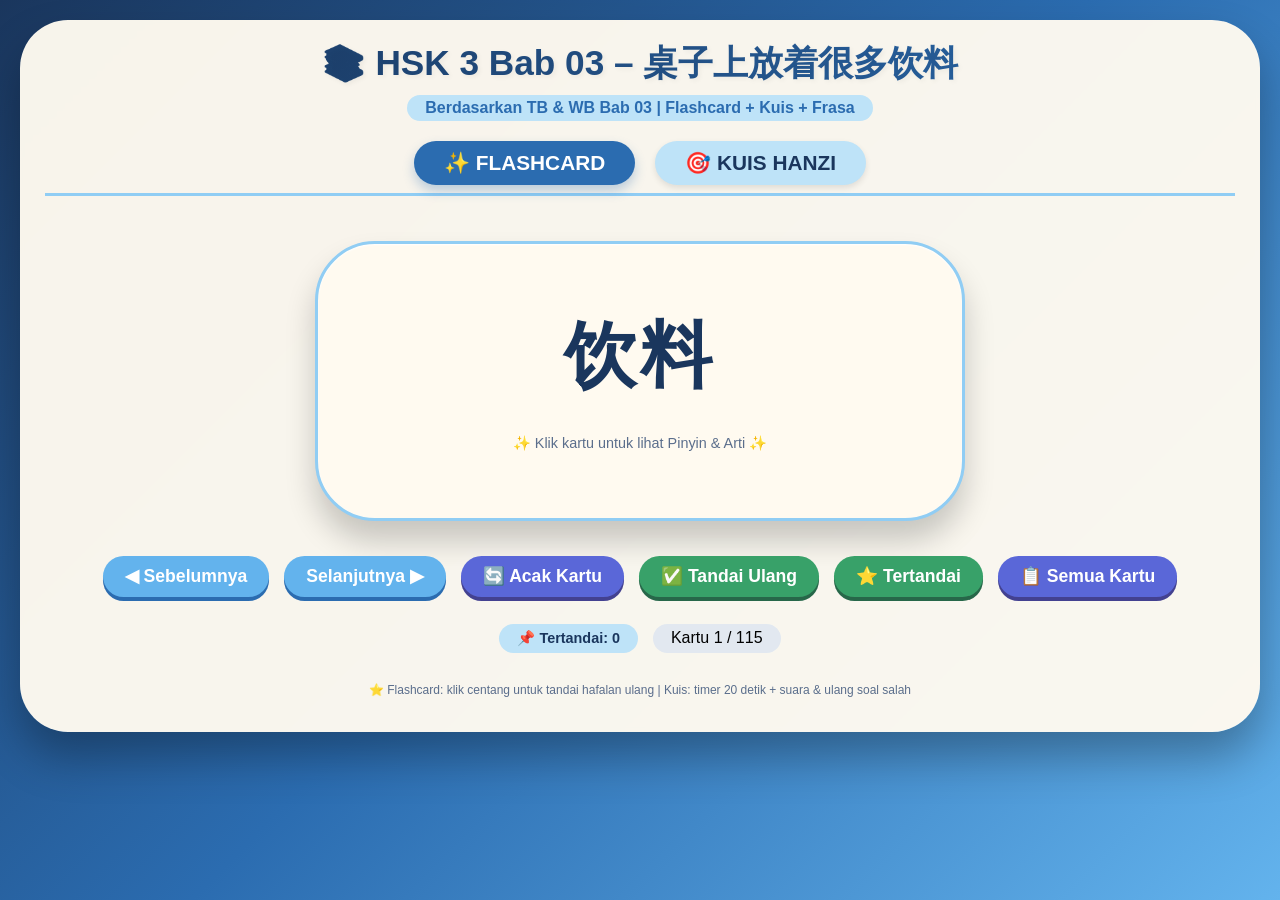
<file: data/wo1/HSK3 KOSAKATA BAB 03 FULL.html>
<!DOCTYPE html>
<html lang="id">
<head>
    <meta charset="UTF-8">
    <meta name="viewport" content="width=device-width, initial-scale=1.0, user-scalable=yes">
    <title>HSK 3 Bab 03 – 桌子上放着很多饮料 | Flashcard & Kuis</title>
    <style>
        * {
            margin: 0;
            padding: 0;
            box-sizing: border-box;
            user-select: none;
        }

        body {
            background: linear-gradient(135deg, #1a365d 0%, #2b6cb0 50%, #63b3ed 100%);
            font-family: 'Arial', 'Segoe UI', sans-serif;
            min-height: 100vh;
            padding: 20px;
        }

        .app-container {
            max-width: 1300px;
            margin: 0 auto;
            background: rgba(255, 250, 240, 0.97);
            border-radius: 48px;
            box-shadow: 0 25px 45px rgba(0, 0, 0, 0.3);
            overflow: hidden;
            padding: 20px 25px 35px;
            backdrop-filter: blur(2px);
        }

        .title-section {
            text-align: center;
            margin-bottom: 20px;
        }
        h1 {
            font-size: 2.2rem;
            background: linear-gradient(120deg, #1a365d, #2b6cb0);
            background-clip: text;
            -webkit-background-clip: text;
            color: transparent;
            text-shadow: 2px 2px 5px rgba(0, 0, 0, 0.05);
        }
        .subtitle {
            font-size: 1rem;
            color: #2b6cb0;
            font-weight: bold;
            background: #bee3f8;
            display: inline-block;
            padding: 4px 18px;
            border-radius: 40px;
            margin-top: 8px;
            font-family: 'Arial', sans-serif;
        }

        .tabs {
            display: flex;
            gap: 20px;
            justify-content: center;
            margin-bottom: 25px;
            border-bottom: 3px solid #90cdf4;
            padding-bottom: 8px;
            flex-wrap: wrap;
        }
        .tab-btn {
            background: #bee3f8;
            border: none;
            font-size: 1.3rem;
            font-weight: bold;
            padding: 10px 30px;
            border-radius: 60px;
            cursor: pointer;
            transition: 0.2s;
            color: #1a365d;
            font-family: 'Arial', sans-serif;
            box-shadow: 0 3px 6px rgba(0, 0, 0, 0.1);
        }
        .tab-btn.active {
            background: #2b6cb0;
            color: white;
            box-shadow: 0 6px 12px rgba(43, 108, 176, 0.3);
        }
        .tab-content {
            display: none;
            animation: fade 0.3s ease;
        }
        .tab-content.active {
            display: block;
        }
        @keyframes fade {
            from {
                opacity: 0;
                transform: translateY(8px);
            }
            to {
                opacity: 1;
                transform: translateY(0);
            }
        }

        /* FLASHCARD */
        .flashcard-area {
            display: flex;
            flex-direction: column;
            align-items: center;
        }
        .card {
            background: #fffaf0;
            border-radius: 60px;
            box-shadow: 0 20px 30px rgba(0, 0, 0, 0.2), inset 0 1px 2px white;
            padding: 40px 25px;
            text-align: center;
            width: 100%;
            max-width: 650px;
            margin: 20px auto;
            cursor: pointer;
            transition: 0.2s;
            border: 3px solid #90cdf4;
            min-height: 280px;
            display: flex;
            flex-direction: column;
            justify-content: center;
            align-items: center;
        }
        .card:hover {
            transform: scale(1.02);
            background: #f0f9ff;
        }
        .card-hanzi {
            font-family: 'Simsun', '宋体', 'Times New Roman', serif;
            font-size: 4.5rem;
            font-weight: 800;
            color: #1a365d;
            letter-spacing: 4px;
            margin-bottom: 20px;
            word-break: break-word;
            line-height: 1.3;
        }
        .card-pinyin {
            font-family: 'Times New Roman', Times, serif;
            font-size: 1.9rem;
            color: #2c5282;
            margin: 12px 0;
            font-weight: 500;
        }
        .card-arti {
            font-family: 'Arial', sans-serif;
            font-size: 1.5rem;
            background: #bee3f8;
            display: inline-block;
            padding: 8px 22px;
            border-radius: 50px;
            color: #1a365d;
        }
        .info-text {
            font-family: 'Arial', sans-serif;
            font-size: 0.9rem;
            margin-top: 12px;
            color: #5b6e8c;
        }
        .nav-buttons {
            display: flex;
            gap: 15px;
            justify-content: center;
            flex-wrap: wrap;
            margin: 15px 0;
        }
        button {
            background: #63b3ed;
            border: none;
            padding: 10px 22px;
            font-size: 1.1rem;
            font-weight: bold;
            border-radius: 50px;
            cursor: pointer;
            font-family: 'Arial', sans-serif;
            transition: 0.1s;
            color: white;
            box-shadow: 0 4px 0 #2b6cb0;
        }
        button:active {
            transform: translateY(2px);
            box-shadow: 0 1px 0 #2b6cb0;
        }
        .shuffle-btn {
            background: #5a67d8;
            box-shadow: 0 4px 0 #434190;
        }
        .checklist-btn {
            background: #38a169;
            box-shadow: 0 4px 0 #276749;
        }
        .review-badge {
            margin-top: 12px;
            display: flex;
            gap: 15px;
            justify-content: center;
            flex-wrap: wrap;
        }
        .mark-info {
            background: #bee3f8;
            padding: 6px 18px;
            border-radius: 40px;
            font-family: 'Arial', sans-serif;
            font-weight: bold;
            font-size: 0.9rem;
            color: #1a365d;
        }
        .counter {
            font-family: 'Arial', sans-serif;
            font-size: 1rem;
            background: #e2e8f0;
            padding: 5px 18px;
            border-radius: 30px;
            display: inline-block;
        }

        /* KUIS */
        .quiz-area {
            text-align: center;
        }
        .timer-bar {
            background: #f0f9ff;
            padding: 10px 20px;
            border-radius: 60px;
            display: flex;
            align-items: center;
            gap: 15px;
            justify-content: space-between;
            flex-wrap: wrap;
            margin-bottom: 20px;
        }
        .timer-label {
            font-weight: bold;
            background: #90cdf4;
            padding: 5px 15px;
            border-radius: 40px;
            color: #1a365d;
        }
        .progress-container {
            flex: 2;
            background-color: #e2e8f0;
            border-radius: 30px;
            height: 18px;
            overflow: hidden;
            min-width: 100px;
        }
        .time-progress {
            width: 100%;
            height: 100%;
            background: linear-gradient(90deg, #63b3ed, #2b6cb0);
            border-radius: 30px;
            transition: width 0.1s linear;
        }
        .time-warning {
            background: linear-gradient(90deg, #ef4444, #f97316);
        }
        .timer-digit {
            font-family: monospace;
            font-size: 1.6rem;
            font-weight: 800;
            background: #0f172a;
            color: #fef9c3;
            padding: 4px 18px;
            border-radius: 50px;
            min-width: 100px;
        }
        .quiz-question {
            background: #f0f9ff;
            border-radius: 70px;
            padding: 25px;
            margin: 15px 0;
            box-shadow: 0 10px 15px rgba(0, 0, 0, 0.1);
        }
        .quiz-arti {
            font-family: 'Arial', sans-serif;
            font-size: 2rem;
            font-weight: bold;
            color: #1a365d;
            background: #bee3f8;
            display: inline-block;
            padding: 10px 30px;
            border-radius: 60px;
        }
        .options-grid {
            display: grid;
            grid-template-columns: repeat(auto-fit, minmax(180px, 1fr));
            gap: 18px;
            margin: 25px 0;
        }
        .quiz-option {
            font-family: 'Simsun', '宋体', serif;
            font-size: 1.5rem;
            font-weight: bold;
            background: linear-gradient(145deg, #f0f9ff, #bee3f8);
            border: 3px solid #90cdf4;
            border-radius: 70px;
            padding: 14px 8px;
            cursor: pointer;
            transition: 0.1s;
            text-align: center;
            color: #1a365d;
            box-shadow: 0 5px 0 #2b6cb0;
            line-height: 1.3;
        }
        .quiz-option:hover:not(:disabled) {
            transform: translateY(-2px);
            background: #90cdf4;
        }
        .quiz-option:active:not(:disabled) {
            transform: translateY(2px);
            box-shadow: 0 2px 0 #2b6cb0;
        }
        .disabled-opt {
            opacity: 0.6;
            cursor: not-allowed;
        }
        .feedback {
            font-family: 'Arial', sans-serif;
            font-size: 1.2rem;
            padding: 12px;
            border-radius: 50px;
            margin: 15px 0;
            background: #f1f5f9;
            font-weight: bold;
        }
        .score-area {
            font-family: 'Arial', sans-serif;
            font-size: 1.2rem;
            background: #90cdf4;
            display: inline-block;
            padding: 6px 22px;
            border-radius: 40px;
            margin-bottom: 12px;
            color: #1a365d;
        }
        .quiz-buttons {
            display: flex;
            gap: 12px;
            justify-content: center;
            flex-wrap: wrap;
        }
        .next-quiz {
            background: #38a169;
            box-shadow: 0 4px 0 #276749;
        }
        .reset-quiz {
            background: #e53e3e;
            box-shadow: 0 4px 0 #9b2c2c;
        }
        .repeat-wrong {
            background: #805ad5;
            box-shadow: 0 4px 0 #553c9a;
        }
        footer {
            text-align: center;
            margin-top: 30px;
            font-size: 0.75rem;
            color: #5b6e8c;
        }

        @media (max-width: 640px) {
            .card-hanzi {
                font-size: 2.8rem;
            }
            .quiz-arti {
                font-size: 1.4rem;
            }
            .quiz-option {
                font-size: 1.1rem;
                padding: 10px 5px;
            }
            .tab-btn {
                font-size: 1rem;
                padding: 6px 18px;
            }
            h1 {
                font-size: 1.6rem;
            }
            .card {
                padding: 25px 15px;
                min-height: 200px;
            }
        }
    </style>
</head>
<body>
    <div class="app-container">
        <div class="title-section">
            <h1>📚 HSK 3 Bab 03 – 桌子上放着很多饮料</h1>
            <div class="subtitle">Berdasarkan TB & WB Bab 03 | Flashcard + Kuis + Frasa</div>
        </div>

        <div class="tabs">
            <button class="tab-btn active" data-tab="flashcard">✨ FLASHCARD</button>
            <button class="tab-btn" data-tab="quiz">🎯 KUIS HANZI</button>
        </div>

        <!-- FLASHCARD -->
        <div id="flashcardTab" class="tab-content active">
            <div class="flashcard-area">
                <div class="card" id="flashcardCard">
                    <div class="card-hanzi" id="cardHanzi">...</div>
                    <div class="card-pinyin" id="cardPinyin" style="display: none;"></div>
                    <div class="card-arti" id="cardArti" style="display: none;"></div>
                    <div class="info-text">✨ Klik kartu untuk lihat Pinyin & Arti ✨</div>
                </div>
                <div class="nav-buttons">
                    <button id="prevCardBtn">◀ Sebelumnya</button>
                    <button id="nextCardBtn">Selanjutnya ▶</button>
                    <button id="shuffleFlashBtn" class="shuffle-btn">🔄 Acak Kartu</button>
                    <button id="markReviewBtn" class="checklist-btn">✅ Tandai Ulang</button>
                    <button id="showMarkedBtn" class="checklist-btn">⭐ Tertandai</button>
                    <button id="showAllFlashBtn" class="shuffle-btn">📋 Semua Kartu</button>
                </div>
                <div class="review-badge">
                    <span class="mark-info" id="markedCountBadge">📌 Tertandai: 0</span>
                    <span class="counter" id="flashCounter">Kartu 1 / 115</span>
                </div>
            </div>
        </div>

        <!-- KUIS -->
        <div id="quizTab" class="tab-content">
            <div class="quiz-area">
                <div class="score-area">🏆 SKOR: <span id="quizScore">0</span> / <span id="totalQuizCount">115</span></div>
                <div class="timer-bar">
                    <span class="timer-label">⏱ WAKTU</span>
                    <div class="progress-container">
                        <div class="time-progress" id="timeProgress" style="width: 100%;"></div>
                    </div>
                    <span class="timer-digit" id="timerDisplay">20 detik</span>
                </div>
                <div class="quiz-question">
                    <div class="quiz-arti" id="questionArti">... arti ...</div>
                </div>
                <div class="options-grid" id="quizOptionsGrid"></div>
                <div class="feedback" id="quizFeedback">🌸 Pilih Hanzi yang sesuai dengan arti di atas 🌸</div>
                <div class="quiz-buttons">
                    <button id="nextQuizBtn" class="next-quiz">▶ Soal Berikutnya</button>
                    <button id="resetQuizBtn" class="reset-quiz">🔄 Mulai Baru</button>
                    <button id="repeatWrongBtn" class="repeat-wrong">🔁 Ulangi Soal Salah</button>
                </div>
            </div>
        </div>
        <footer>⭐ Flashcard: klik centang untuk tandai hafalan ulang | Kuis: timer 20 detik + suara & ulang soal salah</footer>
    </div>

    <script>
        // ======================= KOSAKATA HSK 3 BAB 03 (+ FRASA) =======================
        const vocabulary = [
            // Kata Benda (1-31)
            { hanzi: "饮料", pinyin: "yǐnliào", arti: "minuman" },
            { hanzi: "水果", pinyin: "shuǐguǒ", arti: "buah-buahan" },
            { hanzi: "花茶", pinyin: "huāchá", arti: "teh bunga" },
            { hanzi: "绿茶", pinyin: "lǜchá", arti: "teh hijau" },
            { hanzi: "红茶", pinyin: "hóngchá", arti: "teh merah (teh hitam)" },
            { hanzi: "衬衫", pinyin: "chènshān", arti: "kemeja" },
            { hanzi: "裤子", pinyin: "kùzi", arti: "celana" },
            { hanzi: "西瓜", pinyin: "xīguā", arti: "semangka" },
            { hanzi: "苹果", pinyin: "píngguǒ", arti: "apel" },
            { hanzi: "钱", pinyin: "qián", arti: "uang" },
            { hanzi: "桌子", pinyin: "zhuōzi", arti: "meja" },
            { hanzi: "椅子", pinyin: "yǐzi", arti: "kursi" },
            { hanzi: "电脑", pinyin: "diànnǎo", arti: "komputer" },
            { hanzi: "手机", pinyin: "shǒujī", arti: "ponsel" },
            { hanzi: "电视", pinyin: "diànshì", arti: "televisi" },
            { hanzi: "商店", pinyin: "shāngdiàn", arti: "toko" },
            { hanzi: "商场", pinyin: "shāngchǎng", arti: "pusat perbelanjaan" },
            { hanzi: "水果店", pinyin: "shuǐguǒdiàn", arti: "toko buah" },
            { hanzi: "休息室", pinyin: "xiūxishì", arti: "ruang istirahat" },
            { hanzi: "车", pinyin: "chē", arti: "mobil/kendaraan" },
            { hanzi: "公共汽车", pinyin: "gōnggòng qìchē", arti: "bus" },
            { hanzi: "雨伞", pinyin: "yǔsǎn", arti: "payung hujan" },
            { hanzi: "花", pinyin: "huā", arti: "bunga" },
            { hanzi: "鱼", pinyin: "yú", arti: "ikan" },
            { hanzi: "朋友", pinyin: "péngyou", arti: "teman" },
            { hanzi: "老师", pinyin: "lǎoshī", arti: "guru" },
            { hanzi: "学生", pinyin: "xuésheng", arti: "murid" },
            { hanzi: "先生", pinyin: "xiānsheng", arti: "Tuan; suami" },
            { hanzi: "牛肉", pinyin: "niúròu", arti: "daging sapi" },
            { hanzi: "鲜奶", pinyin: "xiānnǎi", arti: "susu segar" },
            { hanzi: "歌", pinyin: "gē", arti: "lagu" },
            // Kata Kerja (32-58)
            { hanzi: "放", pinyin: "fàng", arti: "meletakkan, menaruh" },
            { hanzi: "爬山", pinyin: "pá shān", arti: "mendaki gunung" },
            { hanzi: "记得", pinyin: "jìde", arti: "mengingat" },
            { hanzi: "认识", pinyin: "rènshi", arti: "mengenal" },
            { hanzi: "穿", pinyin: "chuān", arti: "memakai (pakaian)" },
            { hanzi: "洗", pinyin: "xǐ", arti: "mencuci" },
            { hanzi: "写", pinyin: "xiě", arti: "menulis" },
            { hanzi: "喝", pinyin: "hē", arti: "minum" },
            { hanzi: "吃", pinyin: "chī", arti: "makan" },
            { hanzi: "买", pinyin: "mǎi", arti: "membeli" },
            { hanzi: "卖", pinyin: "mài", arti: "menjual" },
            { hanzi: "去", pinyin: "qù", arti: "pergi" },
            { hanzi: "来", pinyin: "lái", arti: "datang" },
            { hanzi: "坐", pinyin: "zuò", arti: "duduk" },
            { hanzi: "住", pinyin: "zhù", arti: "tinggal (di tempat)" },
            { hanzi: "工作", pinyin: "gōngzuò", arti: "bekerja (juga kata benda)" },
            { hanzi: "运动", pinyin: "yùndòng", arti: "berolahraga" },
            { hanzi: "睡觉", pinyin: "shuìjiào", arti: "tidur" },
            { hanzi: "看书", pinyin: "kàn shū", arti: "membaca buku" },
            { hanzi: "看电影", pinyin: "kàn diànyǐng", arti: "menonton film" },
            { hanzi: "看电视", pinyin: "kàn diànshì", arti: "menonton TV" },
            { hanzi: "听歌", pinyin: "tīng gē", arti: "mendengarkan lagu" },
            { hanzi: "吃饭", pinyin: "chī fàn", arti: "makan" },
            { hanzi: "复习", pinyin: "fùxí", arti: "mengulang pelajaran" },
            { hanzi: "学习", pinyin: "xuéxí", arti: "belajar" },
            { hanzi: "感冒", pinyin: "gǎnmào", arti: "masuk angin (juga kata benda)" },
            { hanzi: "照顾", pinyin: "zhàogù", arti: "merawat, menjaga" },
            // Kata Sifat (59-76)
            { hanzi: "新鲜", pinyin: "xīnxiān", arti: "segar" },
            { hanzi: "甜", pinyin: "tián", arti: "manis" },
            { hanzi: "舒服", pinyin: "shūfu", arti: "nyaman, enak" },
            { hanzi: "小心", pinyin: "xiǎoxīn", arti: "hati-hati" },
            { hanzi: "绿", pinyin: "lǜ", arti: "hijau" },
            { hanzi: "红", pinyin: "hóng", arti: "merah" },
            { hanzi: "热", pinyin: "rè", arti: "panas" },
            { hanzi: "冷", pinyin: "lěng", arti: "dingin" },
            { hanzi: "胖", pinyin: "pàng", arti: "gemuk" },
            { hanzi: "瘦", pinyin: "shòu", arti: "kurus" },
            { hanzi: "累", pinyin: "lèi", arti: "lelah" },
            { hanzi: "便宜", pinyin: "piányi", arti: "murah" },
            { hanzi: "贵", pinyin: "guì", arti: "mahal" },
            { hanzi: "好喝", pinyin: "hǎohē", arti: "enak (untuk minuman)" },
            { hanzi: "好吃", pinyin: "hǎochī", arti: "enak (untuk makanan)" },
            { hanzi: "多云", pinyin: "duōyún", arti: "berawan" },
            { hanzi: "阴天", pinyin: "yīntiān", arti: "hari mendung" },
            { hanzi: "晴天", pinyin: "qíngtiān", arti: "hari cerah" },
            // Kata Keterangan & Kata Hubung (77-92)
            { hanzi: "还是", pinyin: "háishì", arti: "atau (dalam pertanyaan)" },
            { hanzi: "或者", pinyin: "huòzhě", arti: "atau (dalam pernyataan)" },
            { hanzi: "只", pinyin: "zhǐ", arti: "hanya" },
            { hanzi: "很", pinyin: "hěn", arti: "sangat" },
            { hanzi: "太", pinyin: "tài", arti: "terlalu" },
            { hanzi: "真", pinyin: "zhēn", arti: "sungguh" },
            { hanzi: "也", pinyin: "yě", arti: "juga" },
            { hanzi: "都", pinyin: "dōu", arti: "semuanya" },
            { hanzi: "已经", pinyin: "yǐjīng", arti: "sudah" },
            { hanzi: "再", pinyin: "zài", arti: "lagi (akan datang)" },
            { hanzi: "会", pinyin: "huì", arti: "akan (kemungkinan)" },
            { hanzi: "能", pinyin: "néng", arti: "bisa (mampu)" },
            { hanzi: "没", pinyin: "méi", arti: "belum/tidak (negasi)" },
            { hanzi: "不", pinyin: "bù", arti: "tidak" },
            { hanzi: "那么", pinyin: "nàme", arti: "begitu (penekanan)" },
            { hanzi: "有时候", pinyin: "yǒu shíhou", arti: "kadang-kadang" },
            // Kata Tanya (93-100)
            { hanzi: "什么", pinyin: "shénme", arti: "apa" },
            { hanzi: "哪儿", pinyin: "nǎr", arti: "di mana" },
            { hanzi: "怎么", pinyin: "zěnme", arti: "bagaimana" },
            { hanzi: "多少", pinyin: "duōshao", arti: "berapa (jumlah)" },
            { hanzi: "几", pinyin: "jǐ", arti: "berapa (angka kecil)" },
            { hanzi: "哪个", pinyin: "nǎge", arti: "yang mana" },
            { hanzi: "什么时候", pinyin: "shénme shíhou", arti: "kapan" },
            { hanzi: "怎么样", pinyin: "zěnmeyàng", arti: "bagaimana (keadaan)" },
            // Kata Ukur (101-108)
            { hanzi: "条", pinyin: "tiáo", arti: "kata ukur untuk benda panjang (celana, ikan, jalan)" },
            { hanzi: "件", pinyin: "jiàn", arti: "kata ukur untuk pakaian (kemeja)" },
            { hanzi: "个", pinyin: "gè", arti: "kata ukur umum" },
            { hanzi: "把", pinyin: "bǎ", arti: "kata ukur untuk benda bergagang (payung, pisau)" },
            { hanzi: "杯", pinyin: "bēi", arti: "kata ukur untuk cangkir/gelas" },
            { hanzi: "元", pinyin: "yuán", arti: "unit mata uang (RMB)" },
            { hanzi: "块", pinyin: "kuài", arti: "unit mata uang (RMB, informal)" },
            { hanzi: "位", pinyin: "wèi", arti: "kata ukur untuk orang (sopan)" },
            // Frasa Penting (dari file txt)
            { hanzi: "桌子上放着...", pinyin: "zhuōzi shàng fàngzhe...", arti: "Di atas meja terdapat..." },
            { hanzi: "上面写着...", pinyin: "shàngmiàn xiězhe...", arti: "Di atasnya tertulis..." },
            { hanzi: "旁边坐着...", pinyin: "pángbiān zuòzhe...", arti: "Di samping duduk..." },
            { hanzi: "你会...的", pinyin: "nǐ huì... de", arti: "Kamu akan... (prediksi)" },
            { hanzi: "能不胖吗？", pinyin: "néng bù pàng ma?", arti: "Masa tidak gemuk? (pasti gemuk)" },
            { hanzi: "茶好客常来", pinyin: "chá hǎo kè cháng lái", arti: "Teh yang enak menarik pelanggan" },
            { hanzi: "饭后百步走，活到九十九", pinyin: "fàn hòu bǎi bù zǒu, huó dào jiǔshíjiǔ", arti: "Jalan 100 langkah setelah makan, hidup sampai 99" }
        ];

        // Hapus duplikat berdasarkan hanzi (pertahankan yang pertama muncul)
        const seen = new Set();
        const uniqueVocab = [];
        for (const v of vocabulary) {
            if (!seen.has(v.hanzi)) {
                seen.add(v.hanzi);
                uniqueVocab.push(v);
            }
        }
        const VOCAB = uniqueVocab;
        const TOTAL_VOCAB = VOCAB.length;

        // ========== FLASHCARD ==========
        let currentDisplayList = [...VOCAB];
        let currentFlashIndex = 0;
        let isFlipped = false;
        let markedIndices = new Set();

        function updateMarkedBadge() {
            document.getElementById("markedCountBadge").innerText = `📌 Tertandai: ${markedIndices.size}`;
        }

        function shuffleArray(arr) {
            for (let i = arr.length - 1; i > 0; i--) {
                const j = Math.floor(Math.random() * (i + 1));
                [arr[i], arr[j]] = [arr[j], arr[i]];
            }
            return arr;
        }

        function renderFlashcard() {
            if (currentDisplayList.length === 0) {
                document.getElementById("cardHanzi").innerText = "Tidak ada kartu";
                document.getElementById("cardPinyin").style.display = "none";
                document.getElementById("cardArti").style.display = "none";
                document.getElementById("flashCounter").innerText = "Kartu 0 / 0";
                return;
            }
            const item = currentDisplayList[currentFlashIndex];
            document.getElementById("cardHanzi").innerText = item.hanzi;
            const pinyinEl = document.getElementById("cardPinyin");
            const artiEl = document.getElementById("cardArti");
            if (!isFlipped) {
                pinyinEl.style.display = "none";
                artiEl.style.display = "none";
            } else {
                pinyinEl.style.display = "block";
                artiEl.style.display = "inline-block";
                pinyinEl.innerText = item.pinyin;
                artiEl.innerText = item.arti;
            }
            document.getElementById("flashCounter").innerText = `Kartu ${currentFlashIndex + 1} / ${currentDisplayList.length}`;
        }

        function flipCard() {
            isFlipped = !isFlipped;
            renderFlashcard();
        }

        function nextFlash() {
            if (currentDisplayList.length) {
                currentFlashIndex = (currentFlashIndex + 1) % currentDisplayList.length;
                isFlipped = false;
                renderFlashcard();
            }
        }

        function prevFlash() {
            if (currentDisplayList.length) {
                currentFlashIndex = (currentFlashIndex - 1 + currentDisplayList.length) % currentDisplayList.length;
                isFlipped = false;
                renderFlashcard();
            }
        }

        function toggleMarkCurrent() {
            if (currentDisplayList.length === 0) return;
            const currentVoc = currentDisplayList[currentFlashIndex];
            const origIdx = VOCAB.findIndex(v => v.hanzi === currentVoc.hanzi && v.pinyin === currentVoc.pinyin);
            if (origIdx !== -1) {
                if (markedIndices.has(origIdx)) markedIndices.delete(origIdx);
                else markedIndices.add(origIdx);
                updateMarkedBadge();
                alert(markedIndices.has(origIdx) ? `✅ ${currentVoc.hanzi} ditandai ulang` :
                    `❌ ${currentVoc.hanzi} dihapus dari tandai`);
            }
        }

        function showMarkedOnly() {
            const markedVoc = [];
            for (let idx of markedIndices) markedVoc.push(VOCAB[idx]);
            if (markedVoc.length === 0) {
                alert("Belum ada kartu ditandai. Klik ✅ Tandai Ulang pada kartu.");
                return;
            }
            currentDisplayList = [...markedVoc];
            currentFlashIndex = 0;
            isFlipped = false;
            renderFlashcard();
        }

        function showAllFlash() {
            currentDisplayList = [...VOCAB];
            currentFlashIndex = 0;
            isFlipped = false;
            renderFlashcard();
        }

        function shuffleFlash() {
            currentDisplayList = shuffleArray([...currentDisplayList]);
            currentFlashIndex = 0;
            isFlipped = false;
            renderFlashcard();
        }

        // ========== KUIS ==========
        let audioCtx = null;

        function initAudio() {
            if (!audioCtx) audioCtx = new(window.AudioContext || window.webkitAudioContext)();
            return audioCtx;
        }

        function playTone(freq, dur, vol = 0.2) {
            let ctx = initAudio();
            if (ctx.state === 'suspended') {
                ctx.resume().then(() => _play(ctx, freq, dur, vol)).catch(e => {});
            } else {
                _play(ctx, freq, dur, vol);
            }
        }

        function _play(ctx, freq, dur, vol) {
            let osc = ctx.createOscillator(),
                gain = ctx.createGain();
            osc.connect(gain);
            gain.connect(ctx.destination);
            osc.frequency.value = freq;
            gain.gain.value = vol;
            osc.start();
            gain.gain.exponentialRampToValueAtTime(0.0001, ctx.currentTime + dur);
            osc.stop(ctx.currentTime + dur);
        }

        function playCorrect() {
            playTone(880, 0.12, 0.25);
            setTimeout(() => playTone(1100, 0.2, 0.25), 130);
            setTimeout(() => playTone(1320, 0.25, 0.2), 280);
        }

        function playWrong() {
            let ctx = initAudio();
            if (ctx.state === 'suspended') {
                ctx.resume().then(() => _playWrong(ctx)).catch(e => {});
            } else {
                _playWrong(ctx);
            }
        }

        function _playWrong(ctx) {
            let osc = ctx.createOscillator(),
                gain = ctx.createGain();
            osc.connect(gain);
            gain.connect(ctx.destination);
            osc.frequency.value = 220;
            gain.gain.value = 0.35;
            osc.start();
            let lfo = ctx.createOscillator(),
                lfoG = ctx.createGain();
            lfo.connect(lfoG);
            lfoG.connect(gain.gain);
            lfo.frequency.value = 18;
            lfoG.gain.value = 0.25;
            lfo.start();
            gain.gain.exponentialRampToValueAtTime(0.0001, ctx.currentTime + 0.5);
            osc.stop(ctx.currentTime + 0.5);
            lfo.stop(ctx.currentTime + 0.5);
        }

        let quizQuestionsOrder = [];
        let currentQIndex = 0;
        let quizScore = 0;
        let quizAnswered = false;
        let timerInterval = null;
        let timeLeft = 20;
        let currentQuestionVocab = null;
        let currentOptions = [];
        let wrongIndices = [];
        let quizMode = "normal";
        let repeatList = [];

        const quizScoreSpan = document.getElementById("quizScore");
        const totalQuizSpan = document.getElementById("totalQuizCount");
        const questionArtiSpan = document.getElementById("questionArti");
        const optionsGrid = document.getElementById("quizOptionsGrid");
        const quizFeedback = document.getElementById("quizFeedback");
        const nextQuizBtn = document.getElementById("nextQuizBtn");
        const resetQuizBtn = document.getElementById("resetQuizBtn");
        const repeatWrongBtn = document.getElementById("repeatWrongBtn");
        const timeProgress = document.getElementById("timeProgress");
        const timerDisplaySpan = document.getElementById("timerDisplay");

        function stopTimer() {
            if (timerInterval) clearInterval(timerInterval);
            timerInterval = null;
        }

        function startTimer() {
            timeLeft = 20;
            updateTimerUI();
            timerInterval = setInterval(() => {
                if (quizAnswered) return;
                if (timeLeft <= 1) {
                    if (!quizAnswered) finishAnswer(false, true);
                } else {
                    timeLeft--;
                    updateTimerUI();
                }
            }, 1000);
        }

        function updateTimerUI() {
            timerDisplaySpan.innerText = `${timeLeft} detik`;
            let percent = (timeLeft / 20) * 100;
            timeProgress.style.width = `${percent}%`;
            if (timeLeft <= 5) timeProgress.classList.add("time-warning");
            else timeProgress.classList.remove("time-warning");
        }

        function generateOptions(correctHanzi, correctIdx) {
            let others = VOCAB.filter((_, i) => i !== correctIdx).map(v => v.hanzi);
            others = shuffleArray([...others]);
            let opts = [correctHanzi];
            for (let i = 0; i < Math.min(3, others.length); i++) opts.push(others[i]);
            return shuffleArray(opts);
        }

        function renderQuizOptions() {
            optionsGrid.innerHTML = "";
            currentOptions.forEach(opt => {
                let btn = document.createElement("button");
                btn.className = "quiz-option";
                btn.innerText = opt;
                btn.style.fontFamily = "'Simsun', '宋体', serif";
                btn.addEventListener("click", () => checkAnswer(opt));
                optionsGrid.appendChild(btn);
            });
        }

        function enableOptions(enable) {
            document.querySelectorAll(".quiz-option").forEach(btn => {
                if (enable) {
                    btn.disabled = false;
                    btn.classList.remove("disabled-opt");
                } else {
                    btn.disabled = true;
                    btn.classList.add("disabled-opt");
                }
            });
        }

        function finishAnswer(isCorrect, isTimeout = false) {
            if (quizAnswered) return;
            quizAnswered = true;
            stopTimer();
            if (isCorrect) {
                playCorrect();
                quizScore++;
                updateQuizUI();
                quizFeedback.innerHTML = "✅ BENAR! +1 poin ✅";
                quizFeedback.style.background = "#d1fae5";
            } else {
                playWrong();
                quizFeedback.innerHTML = `❌ SALAH! Hanzi benar: "${currentQuestionVocab.hanzi}" ❌`;
                quizFeedback.style.background = "#fee2e2";
                if (quizMode === "normal" && !isTimeout) {
                    let wrongIdx = quizQuestionsOrder[currentQIndex];
                    if (!wrongIndices.includes(wrongIdx)) wrongIndices.push(wrongIdx);
                }
            }
            enableOptions(false);
        }

        function checkAnswer(selected) {
            if (quizAnswered) return;
            let isCorrect = (selected === currentQuestionVocab.hanzi);
            finishAnswer(isCorrect, false);
        }

        function updateQuizUI() {
            quizScoreSpan.innerText = quizScore;
            totalQuizSpan.innerText = (quizMode === "repeat" ? repeatList.length : TOTAL_VOCAB);
        }

        function loadQuizQuestion() {
            if (quizMode === "normal" && currentQIndex >= quizQuestionsOrder.length) {
                endQuiz();
                return;
            }
            if (quizMode === "repeat" && currentQIndex >= repeatList.length) {
                endQuiz();
                return;
            }
            let vocabIdx = (quizMode === "normal") ? quizQuestionsOrder[currentQIndex] : repeatList[currentQIndex];
            currentQuestionVocab = VOCAB[vocabIdx];
            questionArtiSpan.innerText = currentQuestionVocab.arti;
            currentOptions = generateOptions(currentQuestionVocab.hanzi, vocabIdx);
            renderQuizOptions();
            quizAnswered = false;
            enableOptions(true);
            quizFeedback.innerHTML = "🌸 Pilih Hanzi yang tepat! 🌸";
            quizFeedback.style.background = "#f1f5f9";
            stopTimer();
            startTimer();
        }

        function nextQuiz() {
            if (!quizAnswered && currentQIndex < (quizMode === "normal" ? quizQuestionsOrder.length : repeatList
                .length)) {
                quizFeedback.innerHTML = "⚠️ Jawab dulu sebelum lanjut! ⚠️";
                quizFeedback.style.background = "#fef3c7";
                setTimeout(() => {
                    if (!quizAnswered) quizFeedback.style.background = "#f1f5f9";
                }, 800);
                return;
            }
            currentQIndex++;
            if ((quizMode === "normal" && currentQIndex < quizQuestionsOrder.length) ||
                (quizMode === "repeat" && currentQIndex < repeatList.length)) {
                loadQuizQuestion();
            } else {
                endQuiz();
            }
        }

        function endQuiz() {
            stopTimer();
            enableOptions(false);
            if (quizMode === "normal") {
                if (wrongIndices.length > 0) {
                    quizFeedback.innerHTML =
                        `🎉 Selesai! Skor: ${quizScore}/${quizQuestionsOrder.length}. Kamu salah ${wrongIndices.length} soal. Tekan "Ulangi Soal Salah" untuk perbaiki. 🎉`;
                } else {
                    quizFeedback.innerHTML = `🎉 SEMPURNA! Skor: ${quizScore}/${quizQuestionsOrder.length} 🎉`;
                }
            } else {
                quizFeedback.innerHTML =
                    `🔁 Latihan ulang selesai! Skor: ${quizScore}/${repeatList.length}. Tekan "Mulai Baru" untuk sesi baru. 🔁`;
            }
            questionArtiSpan.innerText = "✨ Kuis Selesai ✨";
            nextQuizBtn.disabled = true;
        }

        function resetQuiz() {
            stopTimer();
            quizMode = "normal";
            wrongIndices = [];
            let indices = Array.from({ length: TOTAL_VOCAB }, (_, i) => i);
            quizQuestionsOrder = shuffleArray([...indices]);
            currentQIndex = 0;
            quizScore = 0;
            quizAnswered = false;
            updateQuizUI();
            loadQuizQuestion();
            nextQuizBtn.disabled = false;
        }

        function repeatWrong() {
            if (wrongIndices.length === 0) {
                quizFeedback.innerHTML = "✨ Tidak ada soal salah! Kamu hebat ✨";
                return;
            }
            stopTimer();
            quizMode = "repeat";
            repeatList = [...wrongIndices];
            currentQIndex = 0;
            quizScore = 0;
            quizAnswered = false;
            updateQuizUI();
            loadQuizQuestion();
            nextQuizBtn.disabled = false;
            quizFeedback.innerHTML = "🔁 Mode Ulang Soal Salah. Kerjakan dengan baik! 🔁";
        }

        // ========== EVENT LISTENERS ==========
        document.getElementById("flashcardCard").addEventListener("click", flipCard);
        document.getElementById("prevCardBtn").addEventListener("click", prevFlash);
        document.getElementById("nextCardBtn").addEventListener("click", nextFlash);
        document.getElementById("shuffleFlashBtn").addEventListener("click", shuffleFlash);
        document.getElementById("markReviewBtn").addEventListener("click", toggleMarkCurrent);
        document.getElementById("showMarkedBtn").addEventListener("click", showMarkedOnly);
        document.getElementById("showAllFlashBtn").addEventListener("click", showAllFlash);
        nextQuizBtn.addEventListener("click", nextQuiz);
        resetQuizBtn.addEventListener("click", resetQuiz);
        repeatWrongBtn.addEventListener("click", repeatWrong);

        // Tab switching
        document.querySelectorAll(".tab-btn").forEach(btn => {
            btn.addEventListener("click", () => {
                let tab = btn.getAttribute("data-tab");
                document.getElementById("flashcardTab").classList.toggle("active", tab === "flashcard");
                document.getElementById("quizTab").classList.toggle("active", tab === "quiz");
                document.querySelectorAll(".tab-btn").forEach(b => b.classList.remove("active"));
                btn.classList.add("active");
            });
        });

        // Inisialisasi
        function init() {
            showAllFlash();
            updateMarkedBadge();
            resetQuiz();
            document.body.addEventListener("click", () => {
                if (audioCtx && audioCtx.state === 'suspended') audioCtx.resume();
            }, { once: true });
        }
        init();
    </script>
</body>
</html>
</file>
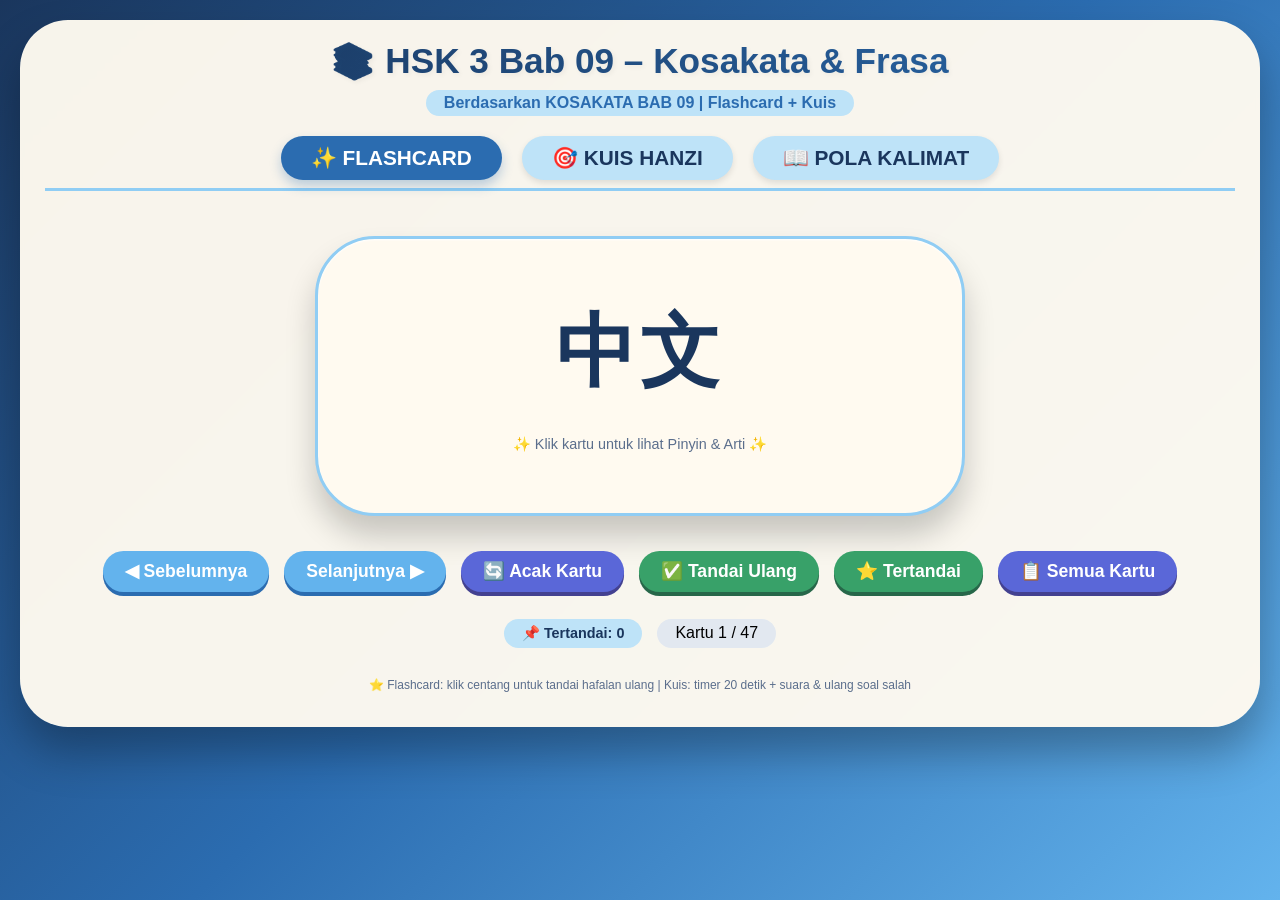
<file: data/wo2/KOSAKATA BAB 09 FULL.html>
<!DOCTYPE html>
<html lang="id">
<head>
    <meta charset="UTF-8">
    <meta name="viewport" content="width=device-width, initial-scale=1.0, user-scalable=yes">
    <title>HSK 3 Bab 09 – Kosakata & Frasa | Flashcard & Kuis</title>
    <style>
        * {
            margin: 0;
            padding: 0;
            box-sizing: border-box;
            user-select: none;
        }

        body {
            background: linear-gradient(135deg, #1a365d 0%, #2b6cb0 50%, #63b3ed 100%);
            font-family: 'Arial', 'Segoe UI', sans-serif;
            min-height: 100vh;
            padding: 20px;
        }

        .app-container {
            max-width: 1300px;
            margin: 0 auto;
            background: rgba(255, 250, 240, 0.97);
            border-radius: 48px;
            box-shadow: 0 25px 45px rgba(0, 0, 0, 0.3);
            overflow: hidden;
            padding: 20px 25px 35px;
            backdrop-filter: blur(2px);
        }

        .title-section {
            text-align: center;
            margin-bottom: 20px;
        }
        h1 {
            font-size: 2.2rem;
            background: linear-gradient(120deg, #1a365d, #2b6cb0);
            background-clip: text;
            -webkit-background-clip: text;
            color: transparent;
            text-shadow: 2px 2px 5px rgba(0, 0, 0, 0.05);
        }
        .subtitle {
            font-size: 1rem;
            color: #2b6cb0;
            font-weight: bold;
            background: #bee3f8;
            display: inline-block;
            padding: 4px 18px;
            border-radius: 40px;
            margin-top: 8px;
            font-family: 'Arial', sans-serif;
        }

        .tabs {
            display: flex;
            gap: 20px;
            justify-content: center;
            margin-bottom: 25px;
            border-bottom: 3px solid #90cdf4;
            padding-bottom: 8px;
            flex-wrap: wrap;
        }
        .tab-btn {
            background: #bee3f8;
            border: none;
            font-size: 1.3rem;
            font-weight: bold;
            padding: 10px 30px;
            border-radius: 60px;
            cursor: pointer;
            transition: 0.2s;
            color: #1a365d;
            font-family: 'Arial', sans-serif;
            box-shadow: 0 3px 6px rgba(0, 0, 0, 0.1);
        }
        .tab-btn.active {
            background: #2b6cb0;
            color: white;
            box-shadow: 0 6px 12px rgba(43, 108, 176, 0.3);
        }
        .tab-content {
            display: none;
            animation: fade 0.3s ease;
        }
        .tab-content.active {
            display: block;
        }
        @keyframes fade {
            from {
                opacity: 0;
                transform: translateY(8px);
            }
            to {
                opacity: 1;
                transform: translateY(0);
            }
        }

        /* FLASHCARD */
        .flashcard-area {
            display: flex;
            flex-direction: column;
            align-items: center;
        }
        .card {
            background: #fffaf0;
            border-radius: 60px;
            box-shadow: 0 20px 30px rgba(0, 0, 0, 0.2), inset 0 1px 2px white;
            padding: 40px 25px;
            text-align: center;
            width: 100%;
            max-width: 650px;
            margin: 20px auto;
            cursor: pointer;
            transition: 0.2s;
            border: 3px solid #90cdf4;
            min-height: 280px;
            display: flex;
            flex-direction: column;
            justify-content: center;
            align-items: center;
        }
        .card:hover {
            transform: scale(1.02);
            background: #f0f9ff;
        }
        .card-hanzi {
            font-family: 'Simsun', '宋体', 'Times New Roman', serif;
            font-size: 5rem;
            font-weight: 800;
            color: #1a365d;
            letter-spacing: 4px;
            margin-bottom: 20px;
            word-break: break-word;
            line-height: 1.3;
        }
        .card-pinyin {
            font-family: 'Times New Roman', Times, serif;
            font-size: 1.9rem;
            color: #2c5282;
            margin: 12px 0;
            font-weight: 500;
        }
        .card-arti {
            font-family: 'Arial', sans-serif;
            font-size: 1.5rem;
            background: #bee3f8;
            display: inline-block;
            padding: 8px 22px;
            border-radius: 50px;
            color: #1a365d;
        }
        .info-text {
            font-family: 'Arial', sans-serif;
            font-size: 0.9rem;
            margin-top: 12px;
            color: #5b6e8c;
        }
        .nav-buttons {
            display: flex;
            gap: 15px;
            justify-content: center;
            flex-wrap: wrap;
            margin: 15px 0;
        }
        button {
            background: #63b3ed;
            border: none;
            padding: 10px 22px;
            font-size: 1.1rem;
            font-weight: bold;
            border-radius: 50px;
            cursor: pointer;
            font-family: 'Arial', sans-serif;
            transition: 0.1s;
            color: white;
            box-shadow: 0 4px 0 #2b6cb0;
        }
        button:active {
            transform: translateY(2px);
            box-shadow: 0 1px 0 #2b6cb0;
        }
        .shuffle-btn {
            background: #5a67d8;
            box-shadow: 0 4px 0 #434190;
        }
        .checklist-btn {
            background: #38a169;
            box-shadow: 0 4px 0 #276749;
        }
        .review-badge {
            margin-top: 12px;
            display: flex;
            gap: 15px;
            justify-content: center;
            flex-wrap: wrap;
        }
        .mark-info {
            background: #bee3f8;
            padding: 6px 18px;
            border-radius: 40px;
            font-family: 'Arial', sans-serif;
            font-weight: bold;
            font-size: 0.9rem;
            color: #1a365d;
        }
        .counter {
            font-family: 'Arial', sans-serif;
            font-size: 1rem;
            background: #e2e8f0;
            padding: 5px 18px;
            border-radius: 30px;
            display: inline-block;
        }

        /* KUIS */
        .quiz-area {
            text-align: center;
        }
        .timer-bar {
            background: #f0f9ff;
            padding: 10px 20px;
            border-radius: 60px;
            display: flex;
            align-items: center;
            gap: 15px;
            justify-content: space-between;
            flex-wrap: wrap;
            margin-bottom: 20px;
        }
        .timer-label {
            font-weight: bold;
            background: #90cdf4;
            padding: 5px 15px;
            border-radius: 40px;
            color: #1a365d;
        }
        .progress-container {
            flex: 2;
            background-color: #e2e8f0;
            border-radius: 30px;
            height: 18px;
            overflow: hidden;
            min-width: 100px;
        }
        .time-progress {
            width: 100%;
            height: 100%;
            background: linear-gradient(90deg, #63b3ed, #2b6cb0);
            border-radius: 30px;
            transition: width 0.1s linear;
        }
        .time-warning {
            background: linear-gradient(90deg, #ef4444, #f97316);
        }
        .timer-digit {
            font-family: monospace;
            font-size: 1.6rem;
            font-weight: 800;
            background: #0f172a;
            color: #fef9c3;
            padding: 4px 18px;
            border-radius: 50px;
            min-width: 100px;
        }
        .quiz-question {
            background: #f0f9ff;
            border-radius: 70px;
            padding: 25px;
            margin: 15px 0;
            box-shadow: 0 10px 15px rgba(0, 0, 0, 0.1);
        }
        .quiz-arti {
            font-family: 'Arial', sans-serif;
            font-size: 2rem;
            font-weight: bold;
            color: #1a365d;
            background: #bee3f8;
            display: inline-block;
            padding: 10px 30px;
            border-radius: 60px;
        }
        .options-grid {
            display: grid;
            grid-template-columns: repeat(auto-fit, minmax(180px, 1fr));
            gap: 18px;
            margin: 25px 0;
        }
        .quiz-option {
            font-family: 'Simsun', '宋体', serif;
            font-size: 1.5rem;
            font-weight: bold;
            background: linear-gradient(145deg, #f0f9ff, #bee3f8);
            border: 3px solid #90cdf4;
            border-radius: 70px;
            padding: 14px 8px;
            cursor: pointer;
            transition: 0.1s;
            text-align: center;
            color: #1a365d;
            box-shadow: 0 5px 0 #2b6cb0;
        }
        .quiz-option:hover:not(:disabled) {
            transform: translateY(-2px);
            background: #90cdf4;
        }
        .quiz-option:active:not(:disabled) {
            transform: translateY(2px);
            box-shadow: 0 2px 0 #2b6cb0;
        }
        .disabled-opt {
            opacity: 0.6;
            cursor: not-allowed;
        }
        .feedback {
            font-family: 'Arial', sans-serif;
            font-size: 1.2rem;
            padding: 12px;
            border-radius: 50px;
            margin: 15px 0;
            background: #f1f5f9;
            font-weight: bold;
        }
        .score-area {
            font-family: 'Arial', sans-serif;
            font-size: 1.2rem;
            background: #90cdf4;
            display: inline-block;
            padding: 6px 22px;
            border-radius: 40px;
            margin-bottom: 12px;
            color: #1a365d;
        }
        .quiz-buttons {
            display: flex;
            gap: 12px;
            justify-content: center;
            flex-wrap: wrap;
        }
        .next-quiz {
            background: #38a169;
            box-shadow: 0 4px 0 #276749;
        }
        .reset-quiz {
            background: #e53e3e;
            box-shadow: 0 4px 0 #9b2c2c;
        }
        .repeat-wrong {
            background: #805ad5;
            box-shadow: 0 4px 0 #553c9a;
        }

        /* Pola Kalimat (Grammar Patterns) */
        .patterns-section {
            margin-top: 30px;
            padding: 20px 25px;
            background: #f0f9ff;
            border-radius: 40px;
            border: 3px solid #90cdf4;
        }
        .patterns-section h3 {
            font-family: 'Arial', sans-serif;
            font-size: 1.3rem;
            color: #1a365d;
            margin-bottom: 12px;
            text-align: center;
        }
        .pattern-grid {
            display: grid;
            grid-template-columns: repeat(auto-fit, minmax(280px, 1fr));
            gap: 15px;
        }
        .pattern-item {
            background: white;
            padding: 14px 18px;
            border-radius: 30px;
            box-shadow: 0 4px 8px rgba(0, 0, 0, 0.06);
            border-left: 6px solid #2b6cb0;
        }
        .pattern-item .pattern-hanzi {
            font-family: 'Simsun', '宋体', serif;
            font-size: 1.3rem;
            font-weight: bold;
            color: #1a365d;
        }
        .pattern-item .pattern-pinyin {
            font-family: 'Times New Roman', Times, serif;
            font-size: 1rem;
            color: #2c5282;
            margin: 4px 0;
        }
        .pattern-item .pattern-arti {
            font-family: 'Arial', sans-serif;
            font-size: 0.95rem;
            color: #4a5568;
        }
        .pattern-item .pattern-example {
            font-family: 'Arial', sans-serif;
            font-size: 0.9rem;
            color: #5b6e8c;
            background: #e2e8f0;
            padding: 6px 12px;
            border-radius: 20px;
            margin-top: 6px;
            font-style: italic;
        }

        footer {
            text-align: center;
            margin-top: 30px;
            font-size: 0.75rem;
            color: #5b6e8c;
        }

        @media (max-width: 640px) {
            .card-hanzi {
                font-size: 3rem;
            }
            .quiz-arti {
                font-size: 1.4rem;
            }
            .quiz-option {
                font-size: 1.1rem;
                padding: 10px 5px;
            }
            .tab-btn {
                font-size: 1rem;
                padding: 6px 18px;
            }
            h1 {
                font-size: 1.6rem;
            }
            .card {
                padding: 25px 15px;
                min-height: 200px;
            }
            .pattern-grid {
                grid-template-columns: 1fr;
            }
        }
    </style>
</head>
<body>
    <div class="app-container">
        <div class="title-section">
            <h1>📚 HSK 3 Bab 09 – Kosakata &amp; Frasa</h1>
            <div class="subtitle">Berdasarkan KOSAKATA BAB 09 | Flashcard + Kuis</div>
        </div>

        <div class="tabs">
            <button class="tab-btn active" data-tab="flashcard">✨ FLASHCARD</button>
            <button class="tab-btn" data-tab="quiz">🎯 KUIS HANZI</button>
            <button class="tab-btn" data-tab="patterns">📖 POLA KALIMAT</button>
        </div>

        <!-- FLASHCARD -->
        <div id="flashcardTab" class="tab-content active">
            <div class="flashcard-area">
                <div class="card" id="flashcardCard">
                    <div class="card-hanzi" id="cardHanzi">...</div>
                    <div class="card-pinyin" id="cardPinyin" style="display: none;"></div>
                    <div class="card-arti" id="cardArti" style="display: none;"></div>
                    <div class="info-text">✨ Klik kartu untuk lihat Pinyin &amp; Arti ✨</div>
                </div>
                <div class="nav-buttons">
                    <button id="prevCardBtn">◀ Sebelumnya</button>
                    <button id="nextCardBtn">Selanjutnya ▶</button>
                    <button id="shuffleFlashBtn" class="shuffle-btn">🔄 Acak Kartu</button>
                    <button id="markReviewBtn" class="checklist-btn">✅ Tandai Ulang</button>
                    <button id="showMarkedBtn" class="checklist-btn">⭐ Tertandai</button>
                    <button id="showAllFlashBtn" class="shuffle-btn">📋 Semua Kartu</button>
                </div>
                <div class="review-badge">
                    <span class="mark-info" id="markedCountBadge">📌 Tertandai: 0</span>
                    <span class="counter" id="flashCounter">Kartu 1 / 47</span>
                </div>
            </div>
        </div>

        <!-- KUIS -->
        <div id="quizTab" class="tab-content">
            <div class="quiz-area">
                <div class="score-area">🏆 SKOR: <span id="quizScore">0</span> / <span id="totalQuizCount">47</span></div>
                <div class="timer-bar">
                    <span class="timer-label">⏱ WAKTU</span>
                    <div class="progress-container">
                        <div class="time-progress" id="timeProgress" style="width: 100%;"></div>
                    </div>
                    <span class="timer-digit" id="timerDisplay">20 detik</span>
                </div>
                <div class="quiz-question">
                    <div class="quiz-arti" id="questionArti">... arti ...</div>
                </div>
                <div class="options-grid" id="quizOptionsGrid"></div>
                <div class="feedback" id="quizFeedback">🌸 Pilih Hanzi yang sesuai dengan arti di atas 🌸</div>
                <div class="quiz-buttons">
                    <button id="nextQuizBtn" class="next-quiz">▶ Soal Berikutnya</button>
                    <button id="resetQuizBtn" class="reset-quiz">🔄 Mulai Baru</button>
                    <button id="repeatWrongBtn" class="repeat-wrong">🔁 Ulangi Soal Salah</button>
                </div>
            </div>
        </div>

        <!-- POLA KALIMAT -->
        <div id="patternsTab" class="tab-content">
            <div class="patterns-section">
                <h3>📖 Pola Kalimat Penting (Struktur)</h3>
                <div class="pattern-grid" id="patternGrid">
                    <!-- diisi oleh JS -->
                </div>
            </div>
        </div>

        <footer>⭐ Flashcard: klik centang untuk tandai hafalan ulang | Kuis: timer 20 detik + suara &amp; ulang soal salah</footer>
    </div>

    <script>
        // ======================= KOSAKATA HSK 3 BAB 09 =======================
        const vocabulary = [
            // === A. KATA BENDA (Nomina) ===
            { hanzi: "中文", pinyin: "Zhōngwén", arti: "bahasa Mandarin" },
            { hanzi: "班", pinyin: "bān", arti: "kelas (kelompok belajar)" },
            { hanzi: "最后", pinyin: "zuìhòu", arti: "terakhir" },
            { hanzi: "中间", pinyin: "zhōngjiān", arti: "tengah" },
            { hanzi: "影响", pinyin: "yǐngxiǎng", arti: "pengaruh / mempengaruhi" },
            { hanzi: "名字", pinyin: "míngzi", arti: "nama" },
            { hanzi: "路", pinyin: "lù", arti: "jalan" },
            { hanzi: "山", pinyin: "shān", arti: "gunung" },
            { hanzi: "蛋糕店", pinyin: "dàngāo diàn", arti: "toko kue" },
            { hanzi: "篮球比赛", pinyin: "lánqiú bǐsài", arti: "pertandingan bola basket" },

            // === B. KATA SIFAT (Adjektiva) ===
            { hanzi: "一样", pinyin: "yíyàng", arti: "sama, seperti" },
            { hanzi: "比较", pinyin: "bǐjiào", arti: "agak, lumayan" },
            { hanzi: "甜", pinyin: "tián", arti: "manis" },
            { hanzi: "胖", pinyin: "pàng", arti: "gemuk" },
            { hanzi: "瘦", pinyin: "shòu", arti: "kurus" },
            { hanzi: "冷", pinyin: "lěng", arti: "dingin" },
            { hanzi: "难", pinyin: "nán", arti: "sulit" },
            { hanzi: "新鲜", pinyin: "xīnxiān", arti: "segar" },

            // === C. KATA KERJA (Verba) ===
            { hanzi: "放心", pinyin: "fàngxīn", arti: "tenang, yakin" },
            { hanzi: "担心", pinyin: "dānxīn", arti: "khawatir" },
            { hanzi: "了解", pinyin: "liǎojiě", arti: "mengenal, memahami" },
            { hanzi: "参加", pinyin: "cānjiā", arti: "mengikuti, berpartisipasi" },
            { hanzi: "变", pinyin: "biàn", arti: "berubah menjadi" },
            { hanzi: "爬", pinyin: "pá", arti: "memanjat (gunung)" },
            { hanzi: "休息", pinyin: "xiūxi", arti: "beristirahat" },
            { hanzi: "疼", pinyin: "téng", arti: "sakit (nyeri)" },
            { hanzi: "听说", pinyin: "tīngshuō", arti: "mendengar kabar" },
            { hanzi: "告诉", pinyin: "gàosu", arti: "memberi tahu" },

            // === D. KATA KETERANGAN, PREPOSISI & KONJUNGSI ===
            { hanzi: "一定", pinyin: "yídìng", arti: "pasti, tentu" },
            { hanzi: "先", pinyin: "xiān", arti: "pertama, duluan" },
            { hanzi: "越", pinyin: "yuè", arti: "semakin (dalam pola 越...越...)" },
            { hanzi: "跟", pinyin: "gēn", arti: "dengan, sama seperti (dalam perbandingan)" },

            // === F. FRASA / UNGKAPAN PENTING (Phrases) ===
            { hanzi: "越说越好", pinyin: "yuè shuō yuè hǎo", arti: "semakin bicara semakin baik" },
            { hanzi: "越吃越胖", pinyin: "yuè chī yuè pàng", arti: "semakin makan semakin gemuk" },
            { hanzi: "越爬越冷", pinyin: "yuè pá yuè lěng", arti: "semakin memanjat semakin dingin" },
            { hanzi: "山越高，路越难走", pinyin: "shān yuè gāo, lù yuè nán zǒu",
            arti: "semakin tinggi gunung, semakin sulit jalannya" },
            { hanzi: "休息得越多，好得越快", pinyin: "xiūxi de yuè duō, hǎo de yuè kuài",
                arti: "semakin banyak istirahat, semakin cepat sembuh" },
            { hanzi: "说得跟中国人一样好", pinyin: "shuō de gēn Zhōngguórén yíyàng hǎo",
                arti: "berbicara sama bagusnya dengan orang China" },
            { hanzi: "哪里哪里", pinyin: "nǎli nǎli", arti: "biasa saja (ungkapan rendah hati)" },
            { hanzi: "你放心", pinyin: "nǐ fàngxīn", arti: "kamu tenang saja" },
            { hanzi: "我一定不会变胖", pinyin: "wǒ yídìng bú huì biàn pàng", arti: "saya pasti tidak akan menjadi gemuk" },
            { hanzi: "不用担心", pinyin: "búyòng dānxīn", arti: "tidak perlu khawatir" },
            { hanzi: "有我在呢", pinyin: "yǒu wǒ zài ne", arti: "ada saya (untuk menenangkan)" },
            { hanzi: "对这儿比较了解", pinyin: "duì zhèr bǐjiào liǎojiě", arti: "cukup mengenal tempat ini" },
            { hanzi: "从中间这条路上去", pinyin: "cóng zhōngjiān zhè tiáo lù shàngqu",
                arti: "naik dari jalan tengah ini" },
            { hanzi: "一点儿影响也没有", pinyin: "yìdiǎnr yǐngxiǎng yě méiyǒu", arti: "tidak ada pengaruh sama sekali" },
            { hanzi: "三人行，必有我师", pinyin: "sān rén xíng, bì yǒu wǒ shī",
                arti: "Di antara tiga orang pasti ada yang bisa dijadikan guru. (pepatah)" },
        ];

        // Hapus duplikat berdasarkan hanzi (pertahankan yang pertama muncul)
        const seen = new Set();
        const uniqueVocab = [];
        for (const v of vocabulary) {
            if (!seen.has(v.hanzi)) {
                seen.add(v.hanzi);
                uniqueVocab.push(v);
            }
        }
        const VOCAB = uniqueVocab;
        const TOTAL_VOCAB = VOCAB.length;

        // ========== POLA KALIMAT (dari bagian E) ==========
        const patterns = [
            { pola: "越A越B", pinyin: "yuè...yuè...", arti: "Semakin A, semakin B (B berubah mengikuti A).",
            contoh: "山越高，路越难走 (Semakin tinggi gunung, semakin sulit jalannya)." },
            { pola: "A跟B一样 (+ Adj)", pinyin: "...gēn...yíyàng", arti: "A sama dengan B (untuk perbandingan kesamaan).",
                contoh: "她的汉语说得跟中国人一样好 (Bahasa Mandarinnya sama bagusnya dengan orang China)." },
            { pola: "A跟B不一样 (+ Adj)", pinyin: "...gēn...bù yíyàng",
                arti: "A tidak sama dengan B.", contoh: "这辆车的颜色跟那辆车不一样 (Warna mobil ini tidak sama dengan mobil itu)." },
        ];

        // ========== FLASHCARD ==========
        let currentDisplayList = [...VOCAB];
        let currentFlashIndex = 0;
        let isFlipped = false;
        let markedIndices = new Set();

        function updateMarkedBadge() {
            document.getElementById("markedCountBadge").innerText = `📌 Tertandai: ${markedIndices.size}`;
        }

        function shuffleArray(arr) {
            for (let i = arr.length - 1; i > 0; i--) {
                const j = Math.floor(Math.random() * (i + 1));
                [arr[i], arr[j]] = [arr[j], arr[i]];
            }
            return arr;
        }

        function renderFlashcard() {
            if (currentDisplayList.length === 0) {
                document.getElementById("cardHanzi").innerText = "Tidak ada kartu";
                document.getElementById("cardPinyin").style.display = "none";
                document.getElementById("cardArti").style.display = "none";
                document.getElementById("flashCounter").innerText = "Kartu 0 / 0";
                return;
            }
            const item = currentDisplayList[currentFlashIndex];
            document.getElementById("cardHanzi").innerText = item.hanzi;
            const pinyinEl = document.getElementById("cardPinyin");
            const artiEl = document.getElementById("cardArti");
            if (!isFlipped) {
                pinyinEl.style.display = "none";
                artiEl.style.display = "none";
            } else {
                pinyinEl.style.display = "block";
                artiEl.style.display = "inline-block";
                pinyinEl.innerText = item.pinyin;
                artiEl.innerText = item.arti;
            }
            document.getElementById("flashCounter").innerText = `Kartu ${currentFlashIndex + 1} / ${currentDisplayList.length}`;
        }

        function flipCard() {
            isFlipped = !isFlipped;
            renderFlashcard();
        }

        function nextFlash() {
            if (currentDisplayList.length) {
                currentFlashIndex = (currentFlashIndex + 1) % currentDisplayList.length;
                isFlipped = false;
                renderFlashcard();
            }
        }

        function prevFlash() {
            if (currentDisplayList.length) {
                currentFlashIndex = (currentFlashIndex - 1 + currentDisplayList.length) % currentDisplayList.length;
                isFlipped = false;
                renderFlashcard();
            }
        }

        function toggleMarkCurrent() {
            if (currentDisplayList.length === 0) return;
            const currentVoc = currentDisplayList[currentFlashIndex];
            const origIdx = VOCAB.findIndex(v => v.hanzi === currentVoc.hanzi && v.pinyin === currentVoc.pinyin);
            if (origIdx !== -1) {
                if (markedIndices.has(origIdx)) markedIndices.delete(origIdx);
                else markedIndices.add(origIdx);
                updateMarkedBadge();
                alert(markedIndices.has(origIdx) ? `✅ ${currentVoc.hanzi} ditandai ulang` :
                    `❌ ${currentVoc.hanzi} dihapus dari tandai`);
            }
        }

        function showMarkedOnly() {
            const markedVoc = [];
            for (let idx of markedIndices) markedVoc.push(VOCAB[idx]);
            if (markedVoc.length === 0) {
                alert("Belum ada kartu ditandai. Klik ✅ Tandai Ulang pada kartu.");
                return;
            }
            currentDisplayList = [...markedVoc];
            currentFlashIndex = 0;
            isFlipped = false;
            renderFlashcard();
        }

        function showAllFlash() {
            currentDisplayList = [...VOCAB];
            currentFlashIndex = 0;
            isFlipped = false;
            renderFlashcard();
        }

        function shuffleFlash() {
            currentDisplayList = shuffleArray([...currentDisplayList]);
            currentFlashIndex = 0;
            isFlipped = false;
            renderFlashcard();
        }

        // ========== KUIS ==========
        let audioCtx = null;

        function initAudio() {
            if (!audioCtx) audioCtx = new(window.AudioContext || window.webkitAudioContext)();
            return audioCtx;
        }

        function playTone(freq, dur, vol = 0.2) {
            let ctx = initAudio();
            if (ctx.state === 'suspended') {
                ctx.resume().then(() => _play(ctx, freq, dur, vol)).catch(e => {});
            } else {
                _play(ctx, freq, dur, vol);
            }
        }

        function _play(ctx, freq, dur, vol) {
            let osc = ctx.createOscillator(),
                gain = ctx.createGain();
            osc.connect(gain);
            gain.connect(ctx.destination);
            osc.frequency.value = freq;
            gain.gain.value = vol;
            osc.start();
            gain.gain.exponentialRampToValueAtTime(0.0001, ctx.currentTime + dur);
            osc.stop(ctx.currentTime + dur);
        }

        function playCorrect() {
            playTone(880, 0.12, 0.25);
            setTimeout(() => playTone(1100, 0.2, 0.25), 130);
            setTimeout(() => playTone(1320, 0.25, 0.2), 280);
        }

        function playWrong() {
            let ctx = initAudio();
            if (ctx.state === 'suspended') {
                ctx.resume().then(() => _playWrong(ctx)).catch(e => {});
            } else {
                _playWrong(ctx);
            }
        }

        function _playWrong(ctx) {
            let osc = ctx.createOscillator(),
                gain = ctx.createGain();
            osc.connect(gain);
            gain.connect(ctx.destination);
            osc.frequency.value = 220;
            gain.gain.value = 0.35;
            osc.start();
            let lfo = ctx.createOscillator(),
                lfoG = ctx.createGain();
            lfo.connect(lfoG);
            lfoG.connect(gain.gain);
            lfo.frequency.value = 18;
            lfoG.gain.value = 0.25;
            lfo.start();
            gain.gain.exponentialRampToValueAtTime(0.0001, ctx.currentTime + 0.5);
            osc.stop(ctx.currentTime + 0.5);
            lfo.stop(ctx.currentTime + 0.5);
        }

        let quizQuestionsOrder = [];
        let currentQIndex = 0;
        let quizScore = 0;
        let quizAnswered = false;
        let timerInterval = null;
        let timeLeft = 20;
        let currentQuestionVocab = null;
        let currentOptions = [];
        let wrongIndices = [];
        let quizMode = "normal";
        let repeatList = [];

        const quizScoreSpan = document.getElementById("quizScore");
        const totalQuizSpan = document.getElementById("totalQuizCount");
        const questionArtiSpan = document.getElementById("questionArti");
        const optionsGrid = document.getElementById("quizOptionsGrid");
        const quizFeedback = document.getElementById("quizFeedback");
        const nextQuizBtn = document.getElementById("nextQuizBtn");
        const resetQuizBtn = document.getElementById("resetQuizBtn");
        const repeatWrongBtn = document.getElementById("repeatWrongBtn");
        const timeProgress = document.getElementById("timeProgress");
        const timerDisplaySpan = document.getElementById("timerDisplay");

        function stopTimer() {
            if (timerInterval) clearInterval(timerInterval);
            timerInterval = null;
        }

        function startTimer() {
            timeLeft = 20;
            updateTimerUI();
            timerInterval = setInterval(() => {
                if (quizAnswered) return;
                if (timeLeft <= 1) {
                    if (!quizAnswered) finishAnswer(false, true);
                } else {
                    timeLeft--;
                    updateTimerUI();
                }
            }, 1000);
        }

        function updateTimerUI() {
            timerDisplaySpan.innerText = `${timeLeft} detik`;
            let percent = (timeLeft / 20) * 100;
            timeProgress.style.width = `${percent}%`;
            if (timeLeft <= 5) timeProgress.classList.add("time-warning");
            else timeProgress.classList.remove("time-warning");
        }

        function generateOptions(correctHanzi, correctIdx) {
            let others = VOCAB.filter((_, i) => i !== correctIdx).map(v => v.hanzi);
            others = shuffleArray([...others]);
            let opts = [correctHanzi];
            for (let i = 0; i < Math.min(3, others.length); i++) opts.push(others[i]);
            return shuffleArray(opts);
        }

        function renderQuizOptions() {
            optionsGrid.innerHTML = "";
            currentOptions.forEach(opt => {
                let btn = document.createElement("button");
                btn.className = "quiz-option";
                btn.innerText = opt;
                btn.style.fontFamily = "'Simsun', '宋体', serif";
                btn.addEventListener("click", () => checkAnswer(opt));
                optionsGrid.appendChild(btn);
            });
        }

        function enableOptions(enable) {
            document.querySelectorAll(".quiz-option").forEach(btn => {
                if (enable) {
                    btn.disabled = false;
                    btn.classList.remove("disabled-opt");
                } else {
                    btn.disabled = true;
                    btn.classList.add("disabled-opt");
                }
            });
        }

        function finishAnswer(isCorrect, isTimeout = false) {
            if (quizAnswered) return;
            quizAnswered = true;
            stopTimer();
            if (isCorrect) {
                playCorrect();
                quizScore++;
                updateQuizUI();
                quizFeedback.innerHTML = "✅ BENAR! +1 poin ✅";
                quizFeedback.style.background = "#d1fae5";
            } else {
                playWrong();
                quizFeedback.innerHTML = `❌ SALAH! Hanzi benar: "${currentQuestionVocab.hanzi}" ❌`;
                quizFeedback.style.background = "#fee2e2";
                if (quizMode === "normal" && !isTimeout) {
                    let wrongIdx = quizQuestionsOrder[currentQIndex];
                    if (!wrongIndices.includes(wrongIdx)) wrongIndices.push(wrongIdx);
                }
            }
            enableOptions(false);
        }

        function checkAnswer(selected) {
            if (quizAnswered) return;
            let isCorrect = (selected === currentQuestionVocab.hanzi);
            finishAnswer(isCorrect, false);
        }

        function updateQuizUI() {
            quizScoreSpan.innerText = quizScore;
            totalQuizSpan.innerText = (quizMode === "repeat" ? repeatList.length : TOTAL_VOCAB);
        }

        function loadQuizQuestion() {
            if (quizMode === "normal" && currentQIndex >= quizQuestionsOrder.length) {
                endQuiz();
                return;
            }
            if (quizMode === "repeat" && currentQIndex >= repeatList.length) {
                endQuiz();
                return;
            }
            let vocabIdx = (quizMode === "normal") ? quizQuestionsOrder[currentQIndex] : repeatList[currentQIndex];
            currentQuestionVocab = VOCAB[vocabIdx];
            questionArtiSpan.innerText = currentQuestionVocab.arti;
            currentOptions = generateOptions(currentQuestionVocab.hanzi, vocabIdx);
            renderQuizOptions();
            quizAnswered = false;
            enableOptions(true);
            quizFeedback.innerHTML = "🌸 Pilih Hanzi yang tepat! 🌸";
            quizFeedback.style.background = "#f1f5f9";
            stopTimer();
            startTimer();
        }

        function nextQuiz() {
            if (!quizAnswered && currentQIndex < (quizMode === "normal" ? quizQuestionsOrder.length : repeatList
                    .length)) {
                quizFeedback.innerHTML = "⚠️ Jawab dulu sebelum lanjut! ⚠️";
                quizFeedback.style.background = "#fef3c7";
                setTimeout(() => {
                    if (!quizAnswered) quizFeedback.style.background = "#f1f5f9";
                }, 800);
                return;
            }
            currentQIndex++;
            if ((quizMode === "normal" && currentQIndex < quizQuestionsOrder.length) ||
                (quizMode === "repeat" && currentQIndex < repeatList.length)) {
                loadQuizQuestion();
            } else {
                endQuiz();
            }
        }

        function endQuiz() {
            stopTimer();
            enableOptions(false);
            if (quizMode === "normal") {
                if (wrongIndices.length > 0) {
                    quizFeedback.innerHTML =
                        `🎉 Selesai! Skor: ${quizScore}/${quizQuestionsOrder.length}. Kamu salah ${wrongIndices.length} soal. Tekan "Ulangi Soal Salah" untuk perbaiki. 🎉`;
                } else {
                    quizFeedback.innerHTML = `🎉 SEMPURNA! Skor: ${quizScore}/${quizQuestionsOrder.length} 🎉`;
                }
            } else {
                quizFeedback.innerHTML =
                    `🔁 Latihan ulang selesai! Skor: ${quizScore}/${repeatList.length}. Tekan "Mulai Baru" untuk sesi baru. 🔁`;
            }
            questionArtiSpan.innerText = "✨ Kuis Selesai ✨";
            nextQuizBtn.disabled = true;
        }

        function resetQuiz() {
            stopTimer();
            quizMode = "normal";
            wrongIndices = [];
            let indices = Array.from({ length: TOTAL_VOCAB }, (_, i) => i);
            quizQuestionsOrder = shuffleArray([...indices]);
            currentQIndex = 0;
            quizScore = 0;
            quizAnswered = false;
            updateQuizUI();
            loadQuizQuestion();
            nextQuizBtn.disabled = false;
        }

        function repeatWrong() {
            if (wrongIndices.length === 0) {
                quizFeedback.innerHTML = "✨ Tidak ada soal salah! Kamu hebat ✨";
                return;
            }
            stopTimer();
            quizMode = "repeat";
            repeatList = [...wrongIndices];
            currentQIndex = 0;
            quizScore = 0;
            quizAnswered = false;
            updateQuizUI();
            loadQuizQuestion();
            nextQuizBtn.disabled = false;
            quizFeedback.innerHTML = "🔁 Mode Ulang Soal Salah. Kerjakan dengan baik! 🔁";
        }

        // ========== POLA KALIMAT ==========
        function renderPatterns() {
            const grid = document.getElementById("patternGrid");
            grid.innerHTML = "";
            patterns.forEach(p => {
                const div = document.createElement("div");
                div.className = "pattern-item";
                div.innerHTML = `
                    <div class="pattern-hanzi">${p.pola}</div>
                    <div class="pattern-pinyin">${p.pinyin}</div>
                    <div class="pattern-arti">${p.arti}</div>
                    <div class="pattern-example">📌 ${p.contoh}</div>
                `;
                grid.appendChild(div);
            });
        }

        // ========== EVENT LISTENERS ==========
        document.getElementById("flashcardCard").addEventListener("click", flipCard);
        document.getElementById("prevCardBtn").addEventListener("click", prevFlash);
        document.getElementById("nextCardBtn").addEventListener("click", nextFlash);
        document.getElementById("shuffleFlashBtn").addEventListener("click", shuffleFlash);
        document.getElementById("markReviewBtn").addEventListener("click", toggleMarkCurrent);
        document.getElementById("showMarkedBtn").addEventListener("click", showMarkedOnly);
        document.getElementById("showAllFlashBtn").addEventListener("click", showAllFlash);
        nextQuizBtn.addEventListener("click", nextQuiz);
        resetQuizBtn.addEventListener("click", resetQuiz);
        repeatWrongBtn.addEventListener("click", repeatWrong);

        // Tab switching
        document.querySelectorAll(".tab-btn").forEach(btn => {
            btn.addEventListener("click", () => {
                let tab = btn.getAttribute("data-tab");
                document.getElementById("flashcardTab").classList.toggle("active", tab === "flashcard");
                document.getElementById("quizTab").classList.toggle("active", tab === "quiz");
                document.getElementById("patternsTab").classList.toggle("active", tab === "patterns");
                document.querySelectorAll(".tab-btn").forEach(b => b.classList.remove("active"));
                btn.classList.add("active");
            });
        });

        // ========== INISIALISASI ==========
        function init() {
            showAllFlash();
            updateMarkedBadge();
            resetQuiz();
            renderPatterns();
            document.body.addEventListener("click", () => {
                if (audioCtx && audioCtx.state === 'suspended') audioCtx.resume();
            }, { once: true });
        }
        init();
    </script>
</body>
</html>
</file>
